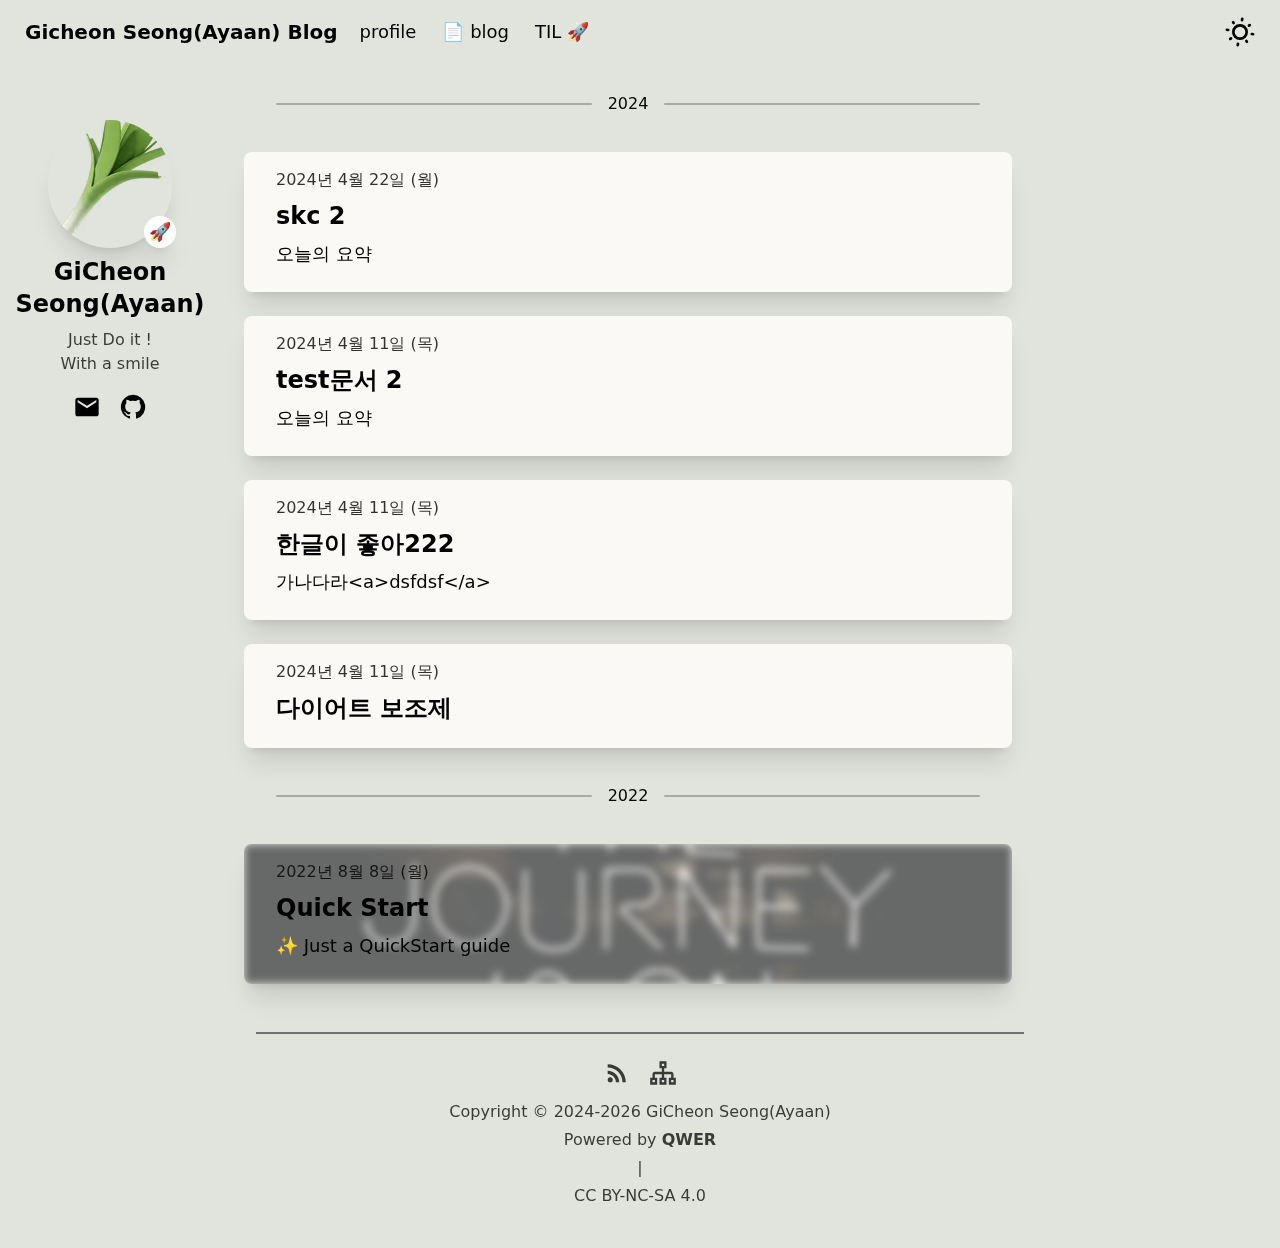
<file: index.html>
<!doctype html>
<html lang="ko-KR">
  <head prefix="og: https://ogp.me/ns#">
    
		<link href="./app/immutable/assets/0.BR-urMwS.css" rel="stylesheet">
		<link href="./app/immutable/assets/tippy.C1u7ebmf.css" rel="stylesheet">
		<link href="./app/immutable/assets/2.JkooxhN5.css" rel="stylesheet">
		<link rel="modulepreload" href="./app/immutable/entry/start.D-6p5urY.js">
		<link rel="modulepreload" href="./app/immutable/chunks/entry.ZjLCTal1.js">
		<link rel="modulepreload" href="./app/immutable/chunks/scheduler.ye4a-eJd.js">
		<link rel="modulepreload" href="./app/immutable/entry/app.z7Vh0ky3.js">
		<link rel="modulepreload" href="./app/immutable/chunks/index.BQjGaPDQ.js">
		<link rel="modulepreload" href="./app/immutable/nodes/0.Cg8bE4X7.js">
		<link rel="modulepreload" href="./app/immutable/chunks/tippy.Dn5PRaFt.js">
		<link rel="modulepreload" href="./app/immutable/chunks/i18n-svelte.BQPvfI9C.js">
		<link rel="modulepreload" href="./app/immutable/chunks/timeFormat.0zKKivtY.js">
		<link rel="modulepreload" href="./app/immutable/nodes/2.CRDfx_43.js">
		<link rel="modulepreload" href="./app/immutable/chunks/image_banner.tDH9lWv7.js"><title>Gicheon Seong(Ayaan) Blog</title><!-- HEAD_svelte-9h96n9_START --><script data-svelte-h="svelte-h8hw57">partytown = {
      forward: ['plausible', 'dataLayer.push'],
    };
  </script><script data-svelte-h="svelte-1gy71t2"></script><!-- HEAD_svelte-9h96n9_END --><!-- HEAD_svelte-hgrkjd_START --><meta charset="utf-8"><meta name="viewport" content="width=device-width, initial-scale=1"><meta name="theme-color" media="(prefers-color-scheme: dark)" content="black"><meta name="author" content="GiCheon Seong(Ayaan)"><link rel="apple-touch-icon" href="/app/immutable/assets/avatar.DarFfNRx.png" sizes="192x192" type="image/png"><link rel="shortcut icon" href="/favicon.png" type="image/png"><meta name="generator" content="gh:kwchang0831/svelte-QWER"><link rel="manifest" crossorigin="use-credentials" href="/manifest.webmanifest"><link rel="alternate" type="application/feed+json" href="/feed.json"><link rel="alternate" type="application/atom+xml" href="/atom.xml"><link rel="sitemap" type="application/xml" href="/sitemap.xml"><link rel="stylesheet" href="https://cdnjs.cloudflare.com/ajax/libs/font-awesome/6.1.1/css/all.min.css" integrity="sha512-KfkfwYDsLkIlwQp6LFnl8zNdLGxu9YAA1QvwINks4PhcElQSvqcyVLLD9aMhXd13uQjoXtEKNosOWaZqXgel0g==" crossorigin="anonymous" referrerpolicy="no-referrer"><link rel="me" href="https://github.com/kichunsung"><!-- HTML_TAG_START --><script type="text/partytown" src="https://www.googletagmanager.com/gtag/js?id=GTM-M73KZ297"></script><!-- HTML_TAG_END --><!-- HTML_TAG_START --><script type="text/partytown">
            window.dataLayer = window.dataLayer || [];
            function gtag(){dataLayer.push(arguments);}
            gtag('js', new Date());
            gtag('config', 'GTM-M73KZ297');
          </script><!-- HTML_TAG_END --><!-- HEAD_svelte-hgrkjd_END --><!-- HEAD_svelte-nc3rjc_START --><meta name="description" content="🚀 My Life History"><link rel="canonical" href="https://kichunsung.github.io"><meta property="og:site_name" content="Gicheon Seong(Ayaan) Blog"><meta property="og:locale" content="ko-KR"><meta property="og:type" content="website"><meta property="og:title" content="Gicheon Seong(Ayaan) Blog"><meta name="twitter:title" content="Gicheon Seong(Ayaan) Blog"><meta property="og:description" content="🚀 My Life History"><meta name="twitter:description" content="🚀 My Life History"><meta property="og:url" content="https://kichunsung.github.io"><meta property="twitter:url" content="https://kichunsung.github.io"><meta property="og:image" content="https://kichunsung.github.io/app/immutable/assets/qwer.BCtDIkpy.webp"><meta name="twitter:image" content="https://kichunsung.github.io/app/immutable/assets/qwer.BCtDIkpy.webp"><meta name="twitter:card" content="summary_large_image"><!-- HEAD_svelte-nc3rjc_END -->
  </head>
  <body itemscope itemtype="https://schema.org/WebPage" data-sveltekit-prefetch>
    <script>
      const themeLocalStorageKey = 'theme';
      if (
        !!localStorage.getItem(themeLocalStorageKey)
          ? localStorage.getItem(themeLocalStorageKey) === 'dark'
          : window.matchMedia('(prefers-color-scheme: dark)').matches
      ) {
        document.body.classList.add('dark');
      } else {
        document.body.classList.add('light');
      }
    </script>
    <div style="display: contents">     <header id="header" class="fixed w-screen ease-in-out z-40 svelte-1p9uh9h" aria-label="Header Nav"><nav id="header-nav" class="py-2 px-4 min-h-4rem max-h-16"><div class="flex items-center justify-items-center"><div class="lg:hidden rounded-lg btn btn-ghost !p0"><div role="button" tabindex="0" class="relative cursor-pointer text-sm p2  svelte-13ooy25"><button aria-label="nav menu" class="flex items-center" data-svelte-h="svelte-s2arsp"><div class="i-mdi-hamburger-menu !w-[1.5rem] !h-[1.5rem]"></div></button> </div></div> <a href="/" class="text-xl font-semibold normal-case btn btn-ghost">Gicheon Seong(Ayaan) Blog</a> <div class="hidden lg:flex"><div role="button" tabindex="0" class="relative cursor-pointer text-lg px3 py2 btn btn-ghost  svelte-13ooy25"> <a href="/profile" class="flex items-center cursor-pointer gap-2">profile </a>  </div><div role="button" tabindex="0" class="relative cursor-pointer text-lg px3 py2 btn btn-ghost  svelte-13ooy25"> <a href="https://kichunsung.github.io/" rel="external" class="flex items-center cursor-pointer gap-2">📄 blog </a>  </div><div role="button" tabindex="0" class="relative cursor-pointer text-lg px3 py2 btn btn-ghost  svelte-13ooy25"> <a href="/TIL" class="flex items-center cursor-pointer gap-2">TIL 🚀 </a>  </div></div> <div class="ml-auto flex"><button id="search" aria-label="search" tabindex="0" class="mx2 btn active:translate-y-2 duration-600 ease-out group flex items-center gap2 md:border-1 md:border-black/[0.25] md:dark:border-white/[0.25]"><div class="!w7 !h7 i-carbon-search group-hover:transition-transform group-hover:duration-300 group-hover:scale-120 group-hover:ease-in-out"></div> <label for="#search" class="hidden md:inline-block"><span class="mx2">Search</span> <kbd class="svelte-1p9uh9h" data-svelte-h="svelte-js0sz3">/</kbd></label></button> <button aria-label="Tags" class="btn active:translate-y-2 duration-600 ease-out group hidden xl:inline-block"><div class="!w7 !h7 group-hover:transition-transform group-hover:duration-300 group-hover:scale-120 group-hover:ease-in-out  i-mdi-tag"></div></button> <button aria-label="Tags" class="btn active:translate-y-2 duration-600 ease-out group xl:hidden"><div class="!w7 !h7 group-hover:transition-transform group-hover:duration-300 group-hover:scale-120 group-hover:ease-in-out  i-mdi-tag"></div></button> <button aria-label="Dark Mode Switch" class="btn active:translate-y-2 duration-600 ease-out group" data-svelte-h="svelte-13pjxf5"><div class="!w8 !h8 i-line-md-sunny-outline-loop dark:i-line-md-moon group-hover:transition-transform group-hover:duration-300 group-hover:scale-120 group-hover:ease-in-out"></div></button></div></div></nav></header>   <div class="pt-[4rem] min-h-75vh"> <div itemscope itemtype="https://schema.org/Blog" itemprop="blog" class="flex flex-nowrap justify-center flex-col items-center xl:hidden"><div class="max-w-screen-md flex-1 relative ml6"><section id="index-profile" class="h-card p-author rounded-2xl py10 px12 my4 flex flex-col gap2 items-center text-center svelte-ieqehl"><a href="https://kichunsung.github.io" class="hidden u-url u-uid">Gicheon Seong(Ayaan) Blog</a> <p class="hidden u-email">skc8957@gmail.com</p> <div class="relative group"><figure class="avatar select-none svelte-j9opb1"><div class="i-line-md-github-loop !h-32 !w-32"></div> </figure> <div id="status-tip" role="tooltip" data-tippy-content="<a href=&quot;https://github.com/kichunsung&quot; rel=&quot;external&quot; style=&quot;color:#0F0&quot; onMouseOver=&quot;this.style.color='#0FF'&quot; onMouseOut=&quot;this.style.color='#0F0'&quot; >My Life</a> is Awesome !" class="absolute rounded-full w-8 h-8 bottom-0 left-24 shadow-xl text-lg flex justify-center items-center animate-heart-beat svelte-ieqehl">🚀</div></div> <h1 class="p-name text-2xl font-bold">GiCheon Seong(Ayaan)</h1> <p class="p-note text-base op75"><!-- HTML_TAG_START -->Just Do it ! <br/> With a smile<!-- HTML_TAG_END --></p> <div class="flex"><a href="mailto:skc8957@gmail.com" rel="author external" class="btn btn-ghost" aria-label="Email" data-svelte-h="svelte-lspt8d"><div class="!w-[1.75rem] !h-[1.75rem] i-ic-baseline-mail"></div></a> <a href="https://github.com/kichunsung" rel="author external" class="u-url u-uid btn btn-ghost" aria-label="Github" data-svelte-h="svelte-eaqo99"><div class="!w-[1.75rem] !h-[1.75rem] i-carbon-logo-github"></div></a> </div> </section></div> <div class="h-feed min-h-50vh flex-none w-full"><main id="index-posts" class="flex flex-col items-center py4 gap6  svelte-1gvkyqr" itemscope itemprop="mainEntityOfPage" itemtype="https://schema.org/Blog"><div class="h-[20rem] flex flex-col items-center justify-center gap4"><h2 class="text-3xl">Loading Posts...</h2> <div class="i-line-md-loading-twotone-loop !h-16 !w-16"></div></div> </main></div></div> <div itemscope itemtype="https://schema.org/Blog" itemprop="blog" class="flex-nowrap justify-center flex-col items-center hidden xl:flex xl:flex-row xl:items-stretch"><div class="min-w-12rem max-w-screen-md flex-1 relative"><section id="index-profile" class="h-card p-author rounded-2xl py10 px12 my4 flex flex-col gap2 ml-auto max-w-fit justify-end items-center text-center xl:sticky xl:top-[4rem] xl:min-w-[10rem] svelte-ieqehl"><a href="https://kichunsung.github.io" class="hidden u-url u-uid">Gicheon Seong(Ayaan) Blog</a> <p class="hidden u-email">skc8957@gmail.com</p> <div class="relative group"><figure class="avatar select-none svelte-j9opb1"><div class="i-line-md-github-loop !h-32 !w-32"></div> </figure> <div id="status-tip" role="tooltip" data-tippy-content="<a href=&quot;https://github.com/kichunsung&quot; rel=&quot;external&quot; style=&quot;color:#0F0&quot; onMouseOver=&quot;this.style.color='#0FF'&quot; onMouseOut=&quot;this.style.color='#0F0'&quot; >My Life</a> is Awesome !" class="absolute rounded-full w-8 h-8 bottom-0 left-24 shadow-xl text-lg flex justify-center items-center animate-heart-beat svelte-ieqehl">🚀</div></div> <h1 class="p-name text-2xl font-bold">GiCheon Seong(Ayaan)</h1> <p class="p-note text-base op75"><!-- HTML_TAG_START -->Just Do it ! <br/> With a smile<!-- HTML_TAG_END --></p> <div class="flex"><a href="mailto:skc8957@gmail.com" rel="author external" class="btn btn-ghost" aria-label="Email" data-svelte-h="svelte-lspt8d"><div class="!w-[1.75rem] !h-[1.75rem] i-ic-baseline-mail"></div></a> <a href="https://github.com/kichunsung" rel="author external" class="u-url u-uid btn btn-ghost" aria-label="Github" data-svelte-h="svelte-eaqo99"><div class="!w-[1.75rem] !h-[1.75rem] i-carbon-logo-github"></div></a> </div> </section></div> <div class="h-feed min-h-50vh flex-none w-full md:rounded-2xl md:w-[50rem] md:mx2"><main id="index-posts" class="flex flex-col items-center py4 gap6  svelte-1gvkyqr" itemscope itemprop="mainEntityOfPage" itemtype="https://schema.org/Blog"><div class="h-[20rem] flex flex-col items-center justify-center gap4"><h2 class="text-3xl">Loading Posts...</h2> <div class="i-line-md-loading-twotone-loop !h-16 !w-16"></div></div> </main></div> <div class="min-w-12rem max-w-screen-md flex-1 relative mr6"></div></div></div>  
			
			<script>
				{
					__sveltekit_u8unh2 = {
						base: new URL(".", location).pathname.slice(0, -1)
					};

					const element = document.currentScript.parentElement;

					const data = [null,null];

					Promise.all([
						import("./app/immutable/entry/start.D-6p5urY.js"),
						import("./app/immutable/entry/app.z7Vh0ky3.js")
					]).then(([kit, app]) => {
						kit.start(app, element, {
							node_ids: [0, 2],
							data,
							form: null,
							error: null
						});
					});

					if ('serviceWorker' in navigator) {
						addEventListener('load', function () {
							navigator.serviceWorker.register('./service-worker.js');
						});
					}
				}
			</script>
		</div>
  </body>
</html>
</file>
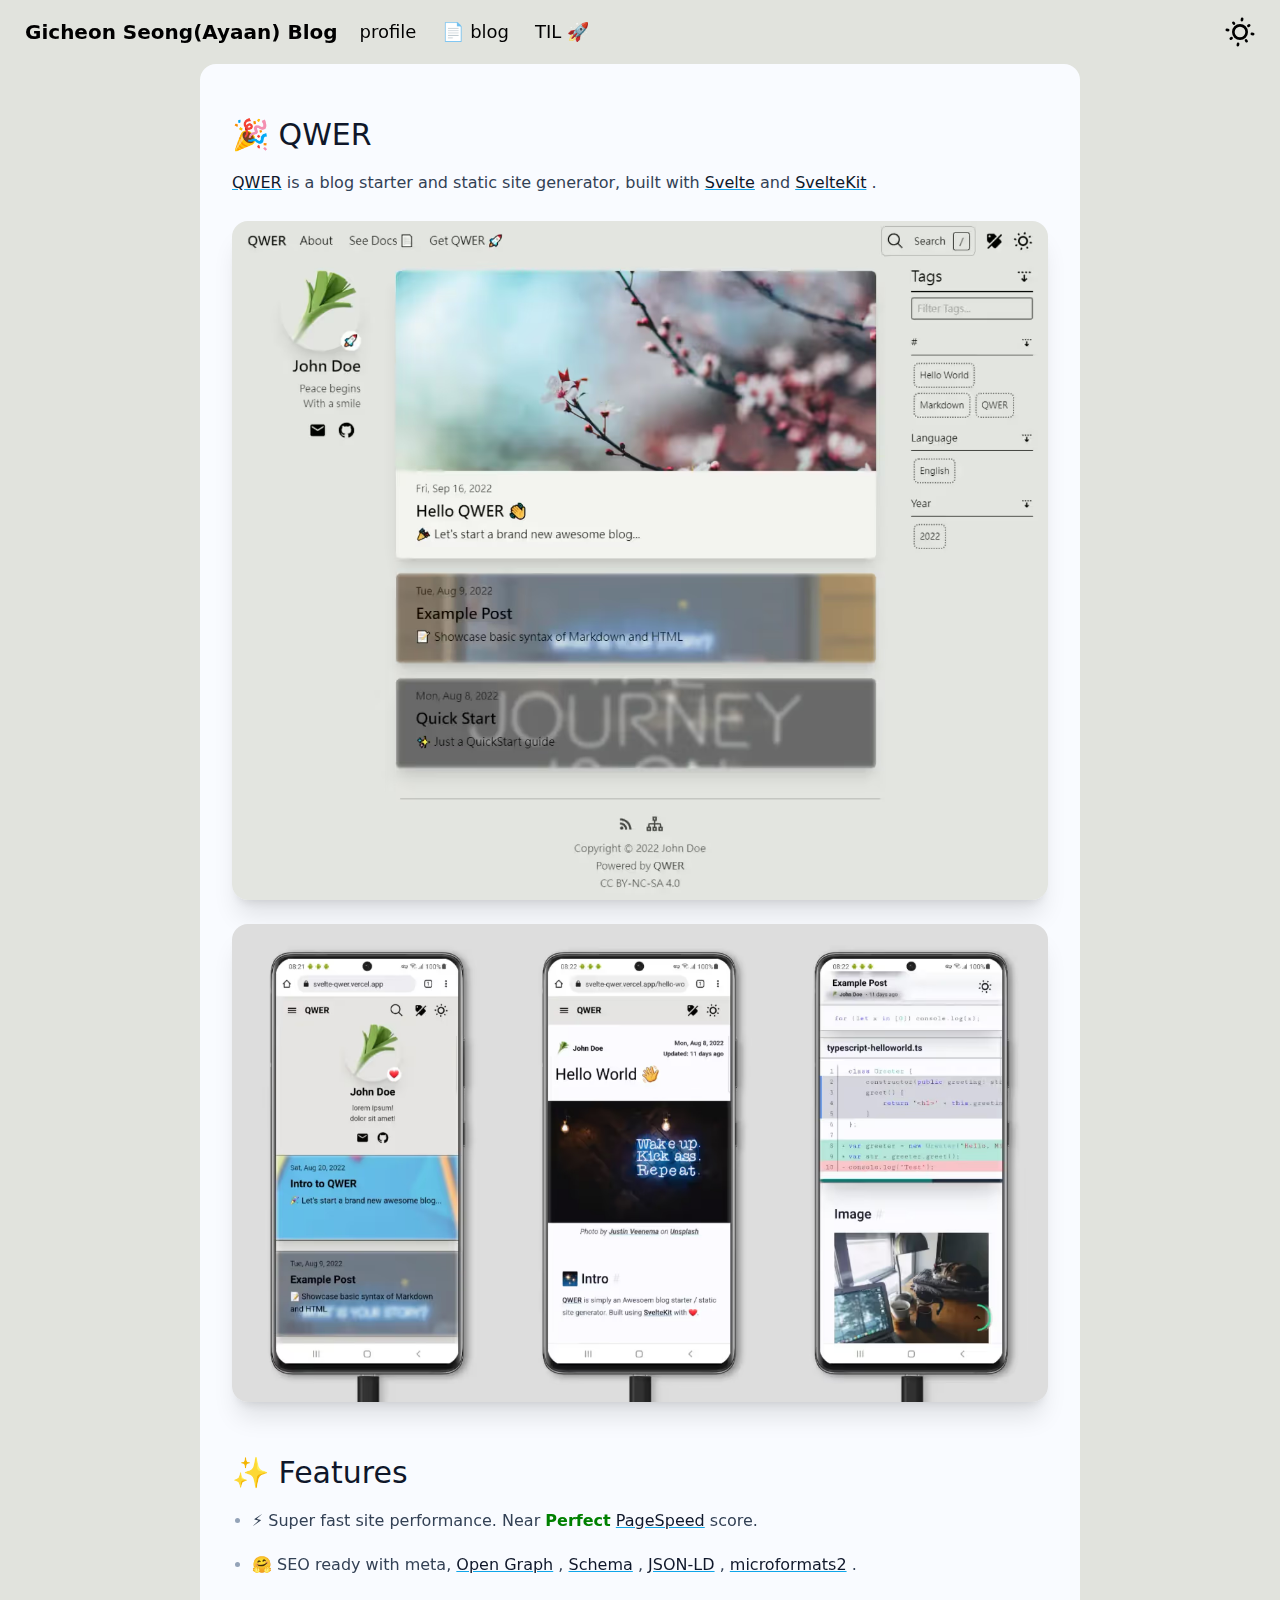
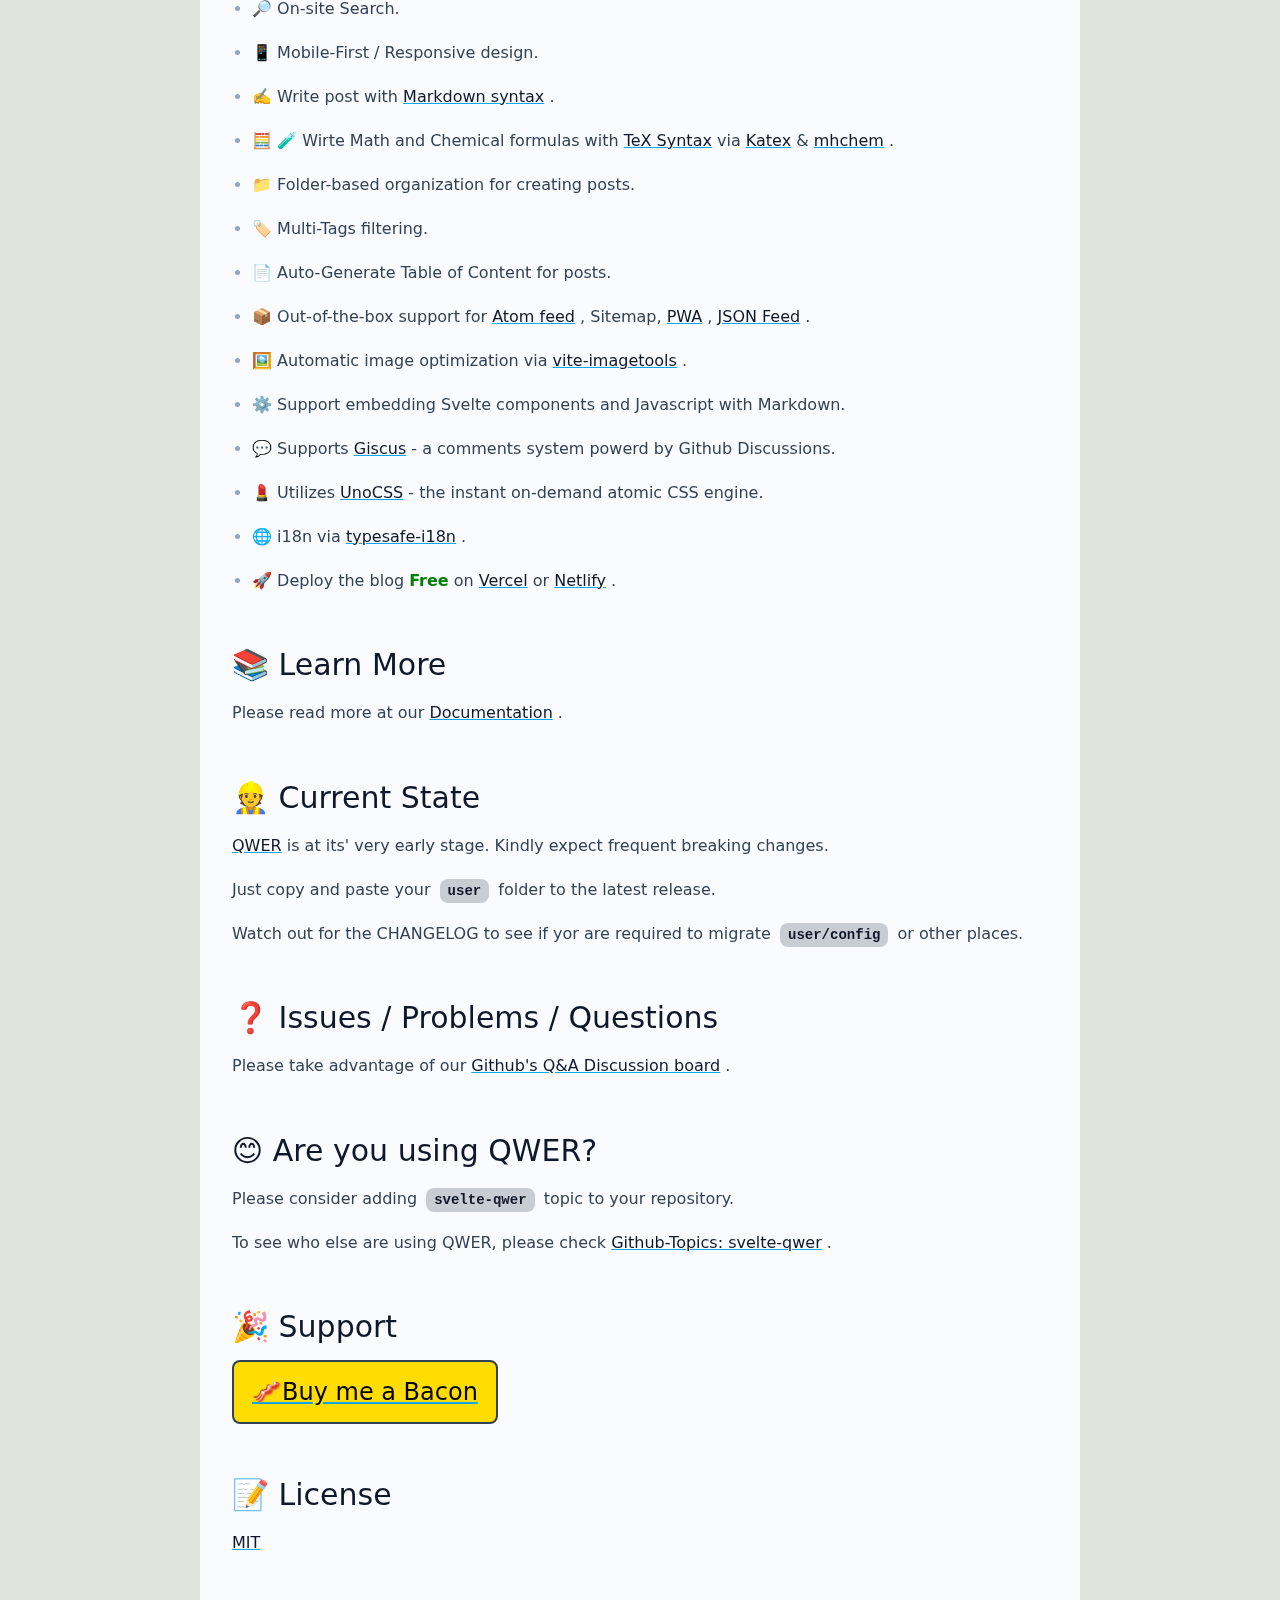
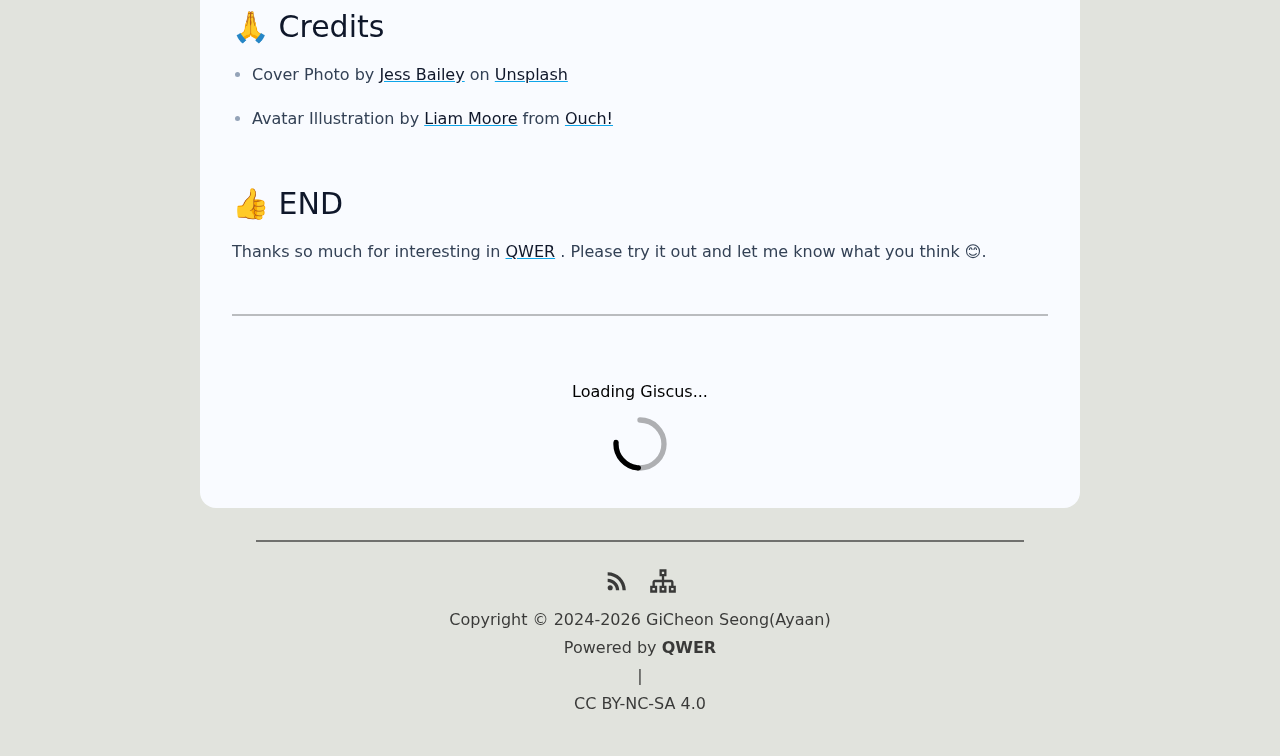
<file: profile.html>
<!doctype html>
<html lang="ko-KR">
  <head prefix="og: https://ogp.me/ns#">
    
		<link href="./app/immutable/assets/0.BR-urMwS.css" rel="stylesheet">
		<link href="./app/immutable/assets/tippy.C1u7ebmf.css" rel="stylesheet">
		<link href="./app/immutable/assets/post.CvaeYOlz.css" rel="stylesheet">
		<link rel="modulepreload" href="./app/immutable/entry/start.D-6p5urY.js">
		<link rel="modulepreload" href="./app/immutable/chunks/entry.ZjLCTal1.js">
		<link rel="modulepreload" href="./app/immutable/chunks/scheduler.ye4a-eJd.js">
		<link rel="modulepreload" href="./app/immutable/entry/app.z7Vh0ky3.js">
		<link rel="modulepreload" href="./app/immutable/chunks/index.BQjGaPDQ.js">
		<link rel="modulepreload" href="./app/immutable/nodes/0.Cg8bE4X7.js">
		<link rel="modulepreload" href="./app/immutable/chunks/tippy.Dn5PRaFt.js">
		<link rel="modulepreload" href="./app/immutable/chunks/i18n-svelte.BQPvfI9C.js">
		<link rel="modulepreload" href="./app/immutable/chunks/timeFormat.0zKKivtY.js">
		<link rel="modulepreload" href="./app/immutable/nodes/4.ChipDmd7.js">
		<link rel="modulepreload" href="./app/immutable/chunks/post.D47CQiaN.js">
		<link rel="modulepreload" href="./app/immutable/chunks/image_banner.tDH9lWv7.js"><title>About QWER | Gicheon Seong(Ayaan) Blog</title><!-- HEAD_svelte-9h96n9_START --><script data-svelte-h="svelte-h8hw57">partytown = {
      forward: ['plausible', 'dataLayer.push'],
    };
  </script><script data-svelte-h="svelte-1gy71t2"></script><!-- HEAD_svelte-9h96n9_END --><!-- HEAD_svelte-hgrkjd_START --><meta charset="utf-8"><meta name="viewport" content="width=device-width, initial-scale=1"><meta name="theme-color" media="(prefers-color-scheme: dark)" content="black"><meta name="author" content="GiCheon Seong(Ayaan)"><link rel="apple-touch-icon" href="/app/immutable/assets/avatar.DarFfNRx.png" sizes="192x192" type="image/png"><link rel="shortcut icon" href="/favicon.png" type="image/png"><meta name="generator" content="gh:kwchang0831/svelte-QWER"><link rel="manifest" crossorigin="use-credentials" href="/manifest.webmanifest"><link rel="alternate" type="application/feed+json" href="/feed.json"><link rel="alternate" type="application/atom+xml" href="/atom.xml"><link rel="sitemap" type="application/xml" href="/sitemap.xml"><link rel="stylesheet" href="https://cdnjs.cloudflare.com/ajax/libs/font-awesome/6.1.1/css/all.min.css" integrity="sha512-KfkfwYDsLkIlwQp6LFnl8zNdLGxu9YAA1QvwINks4PhcElQSvqcyVLLD9aMhXd13uQjoXtEKNosOWaZqXgel0g==" crossorigin="anonymous" referrerpolicy="no-referrer"><link rel="me" href="https://github.com/kichunsung"><!-- HTML_TAG_START --><script type="text/partytown" src="https://www.googletagmanager.com/gtag/js?id=GTM-M73KZ297"></script><!-- HTML_TAG_END --><!-- HTML_TAG_START --><script type="text/partytown">
            window.dataLayer = window.dataLayer || [];
            function gtag(){dataLayer.push(arguments);}
            gtag('js', new Date());
            gtag('config', 'GTM-M73KZ297');
          </script><!-- HTML_TAG_END --><!-- HEAD_svelte-hgrkjd_END --><!-- HEAD_svelte-119wkwd_START --><meta name="description" content="Information about QWER - Simply Awesome Blog Starter. Built using SvelteKit and Love."><link rel="canonical" href="https://kichunsung.github.io/profile"><meta property="og:site_name" content="Gicheon Seong(Ayaan) Blog"><meta property="og:locale" content="ko-KR"><meta property="og:type" content="article"><meta property="og:title" content="About QWER"><meta name="twitter:title" content="https://kichunsung.github.io/profile"><meta property="og:description" content="Information about QWER - Simply Awesome Blog Starter. Built using SvelteKit and Love."><meta name="twitter:description" content="Information about QWER - Simply Awesome Blog Starter. Built using SvelteKit and Love."><meta property="og:url" content="https://kichunsung.github.io/profile"><meta property="twitter:url" content="https://kichunsung.github.io/profile"><meta property="article:author" content="GiCheon Seong(Ayaan)"><meta property="article:published_time" content="2022-08-20T00:00:00.000+08:00"><meta property="article:modified_time" content="2022-09-16T12:00:00.000+08:00"><meta name="twitter:card" content="summary_large_image"><meta property="og:image" content="https://kichunsung.github.io/app/immutable/assets/qwer.BCtDIkpy.webp"> <meta property="og:image:width" content="undefined"> <meta property="og:image:height" content="undefined"> <meta name="twitter:image" content="https://kichunsung.github.io/app/immutable/assets/qwer.BCtDIkpy.webp"><!-- HTML_TAG_START --><script type="application/ld+json">{"@context":"https://schema.org","@type":"BlogPosting","headline":"About QWER","image":["https://kichunsung.github.io/app/immutable/assets/qwer.BCtDIkpy.webp"],"datePublished":"2022-08-20T00:00:00.000+08:00","dateModified":"2022-09-16T12:00:00.000+08:00","author":[{"@type":"Person","name":"GiCheon Seong(Ayaan)","url":"https://github.com/kichunsung"}]}</script><!-- HTML_TAG_END --><!-- HEAD_svelte-119wkwd_END -->
  </head>
  <body itemscope itemtype="https://schema.org/WebPage" data-sveltekit-prefetch>
    <script>
      const themeLocalStorageKey = 'theme';
      if (
        !!localStorage.getItem(themeLocalStorageKey)
          ? localStorage.getItem(themeLocalStorageKey) === 'dark'
          : window.matchMedia('(prefers-color-scheme: dark)').matches
      ) {
        document.body.classList.add('dark');
      } else {
        document.body.classList.add('light');
      }
    </script>
    <div style="display: contents">     <header id="header" class="fixed w-screen ease-in-out z-40 svelte-1p9uh9h" aria-label="Header Nav"><nav id="header-nav" class="py-2 px-4 min-h-4rem max-h-16"><div class="flex items-center justify-items-center"><div class="lg:hidden rounded-lg btn btn-ghost !p0"><div role="button" tabindex="0" class="relative cursor-pointer text-sm p2  svelte-13ooy25"><button aria-label="nav menu" class="flex items-center" data-svelte-h="svelte-s2arsp"><div class="i-mdi-hamburger-menu !w-[1.5rem] !h-[1.5rem]"></div></button> </div></div> <a href="/" class="text-xl font-semibold normal-case btn btn-ghost">Gicheon Seong(Ayaan) Blog</a> <div class="hidden lg:flex"><div role="button" tabindex="0" class="relative cursor-pointer text-lg px3 py2 btn btn-ghost  svelte-13ooy25"> <a href="/profile" class="flex items-center cursor-pointer gap-2">profile </a>  </div><div role="button" tabindex="0" class="relative cursor-pointer text-lg px3 py2 btn btn-ghost  svelte-13ooy25"> <a href="https://kichunsung.github.io/" rel="external" class="flex items-center cursor-pointer gap-2">📄 blog </a>  </div><div role="button" tabindex="0" class="relative cursor-pointer text-lg px3 py2 btn btn-ghost  svelte-13ooy25"> <a href="/TIL" class="flex items-center cursor-pointer gap-2">TIL 🚀 </a>  </div></div> <div class="ml-auto flex">  <button aria-label="Dark Mode Switch" class="btn active:translate-y-2 duration-600 ease-out group" data-svelte-h="svelte-13pjxf5"><div class="!w8 !h8 i-line-md-sunny-outline-loop dark:i-line-md-moon group-hover:transition-transform group-hover:duration-300 group-hover:scale-120 group-hover:ease-in-out"></div></button></div></div></nav></header>   <div class="pt-[4rem] min-h-75vh">   <main class="flex flex-nowrap justify-center"><div class="max-w-screen-md flex-1"></div> <article id="post" itemscope itemtype="https://schema.org/BlogPosting" itemprop="blogPost" class="h-entry flex-none flex flex-col max-w-[55rem] w-full xl:rounded-t-2xl svelte-111wrjd"><div class="h-[20rem] flex flex-col items-center justify-center gap4"><h2 class="text-3xl">Loading Post...</h2> <div class="i-line-md-loading-twotone-loop !h-16 !w-16"></div></div></article> <div class="max-w-screen-md flex-1 relative"> <aside aria-label="Table Of Content" class="sticky top-[4rem] hidden xl:block pb8"><div role="button" tabindex="0" class="flex-col"><span role="button" tabindex="0" class="text-2xl font-bold px4 py2 text-center cursor-pointer">Table of Content</span> <div role="button" tabindex="0" class=""><div class="i-bxs-chevrons-up w6 h6 m-auto op0"></div></div> <ul id="post-toc" class="my2 text-base font-semibold flex flex-col max-h-60vh cursor-grab overflow-hidden"><li id="#qwer"><div role="button" tabindex="0" data-toc-link class="z1 group flex items-center gap2 py2 border-transparent svelte-19vg5wt pl4"><span class="!w-[1.25rem] !h-[1.25rem] i-akar-icons-circle inline-block shrink-0"></span> <span class=" cursor-pointer select-none text-black/[0.6] group-hover:text-black dark:text-white/[0.6] dark:group-hover:text-white !dark:group-active:text-black"><!-- HTML_TAG_START -->🎉 QWER<!-- HTML_TAG_END --></span></div>  </li><li id="#features"><div role="button" tabindex="0" data-toc-link class="z1 group flex items-center gap2 py2 border-transparent svelte-19vg5wt pl4"><span class="!w-[1.25rem] !h-[1.25rem] i-akar-icons-circle inline-block shrink-0"></span> <span class=" cursor-pointer select-none text-black/[0.6] group-hover:text-black dark:text-white/[0.6] dark:group-hover:text-white !dark:group-active:text-black"><!-- HTML_TAG_START -->✨ Features<!-- HTML_TAG_END --></span></div>  </li><li id="#learn-more"><div role="button" tabindex="0" data-toc-link class="z1 group flex items-center gap2 py2 border-transparent svelte-19vg5wt pl4"><span class="!w-[1.25rem] !h-[1.25rem] i-akar-icons-circle inline-block shrink-0"></span> <span class=" cursor-pointer select-none text-black/[0.6] group-hover:text-black dark:text-white/[0.6] dark:group-hover:text-white !dark:group-active:text-black"><!-- HTML_TAG_START -->📚 Learn More<!-- HTML_TAG_END --></span></div>  </li><li id="#current-state"><div role="button" tabindex="0" data-toc-link class="z1 group flex items-center gap2 py2 border-transparent svelte-19vg5wt pl4"><span class="!w-[1.25rem] !h-[1.25rem] i-akar-icons-circle inline-block shrink-0"></span> <span class=" cursor-pointer select-none text-black/[0.6] group-hover:text-black dark:text-white/[0.6] dark:group-hover:text-white !dark:group-active:text-black"><!-- HTML_TAG_START -->👷 Current State<!-- HTML_TAG_END --></span></div>  </li><li id="#issues-problems-questions"><div role="button" tabindex="0" data-toc-link class="z1 group flex items-center gap2 py2 border-transparent svelte-19vg5wt pl4"><span class="!w-[1.25rem] !h-[1.25rem] i-akar-icons-circle inline-block shrink-0"></span> <span class=" cursor-pointer select-none text-black/[0.6] group-hover:text-black dark:text-white/[0.6] dark:group-hover:text-white !dark:group-active:text-black"><!-- HTML_TAG_START -->❓ Issues / Problems / Questions<!-- HTML_TAG_END --></span></div>  </li><li id="#are-you-using-qwer"><div role="button" tabindex="0" data-toc-link class="z1 group flex items-center gap2 py2 border-transparent svelte-19vg5wt pl4"><span class="!w-[1.25rem] !h-[1.25rem] i-akar-icons-circle inline-block shrink-0"></span> <span class=" cursor-pointer select-none text-black/[0.6] group-hover:text-black dark:text-white/[0.6] dark:group-hover:text-white !dark:group-active:text-black"><!-- HTML_TAG_START -->😊 Are you using QWER?<!-- HTML_TAG_END --></span></div>  </li><li id="#support"><div role="button" tabindex="0" data-toc-link class="z1 group flex items-center gap2 py2 border-transparent svelte-19vg5wt pl4"><span class="!w-[1.25rem] !h-[1.25rem] i-akar-icons-circle inline-block shrink-0"></span> <span class=" cursor-pointer select-none text-black/[0.6] group-hover:text-black dark:text-white/[0.6] dark:group-hover:text-white !dark:group-active:text-black"><!-- HTML_TAG_START -->🎉 Support<!-- HTML_TAG_END --></span></div>  </li><li id="#license"><div role="button" tabindex="0" data-toc-link class="z1 group flex items-center gap2 py2 border-transparent svelte-19vg5wt pl4"><span class="!w-[1.25rem] !h-[1.25rem] i-akar-icons-circle inline-block shrink-0"></span> <span class=" cursor-pointer select-none text-black/[0.6] group-hover:text-black dark:text-white/[0.6] dark:group-hover:text-white !dark:group-active:text-black"><!-- HTML_TAG_START -->📝 License<!-- HTML_TAG_END --></span></div>  </li><li id="#credits"><div role="button" tabindex="0" data-toc-link class="z1 group flex items-center gap2 py2 border-transparent svelte-19vg5wt pl4"><span class="!w-[1.25rem] !h-[1.25rem] i-akar-icons-circle inline-block shrink-0"></span> <span class=" cursor-pointer select-none text-black/[0.6] group-hover:text-black dark:text-white/[0.6] dark:group-hover:text-white !dark:group-active:text-black"><!-- HTML_TAG_START -->🙏 Credits<!-- HTML_TAG_END --></span></div>  </li><li id="#end"><div role="button" tabindex="0" data-toc-link class="z1 group flex items-center gap2 py2 border-transparent svelte-19vg5wt pl4"><span class="!w-[1.25rem] !h-[1.25rem] i-akar-icons-circle inline-block shrink-0"></span> <span class=" cursor-pointer select-none text-black/[0.6] group-hover:text-black dark:text-white/[0.6] dark:group-hover:text-white !dark:group-active:text-black"><!-- HTML_TAG_START -->👍 END<!-- HTML_TAG_END --></span></div>  </li></ul> <div role="button" tabindex="0" class=""><div class="i-bxs-chevrons-down w6 h6 m-auto op0"></div></div></div></aside></div></main> </div>  
			
			<script>
				{
					__sveltekit_u8unh2 = {
						base: new URL(".", location).pathname.slice(0, -1)
					};

					const element = document.currentScript.parentElement;

					const data = [null,null];

					Promise.all([
						import("./app/immutable/entry/start.D-6p5urY.js"),
						import("./app/immutable/entry/app.z7Vh0ky3.js")
					]).then(([kit, app]) => {
						kit.start(app, element, {
							node_ids: [0, 4],
							data,
							form: null,
							error: null
						});
					});

					if ('serviceWorker' in navigator) {
						addEventListener('load', function () {
							navigator.serviceWorker.register('./service-worker.js');
						});
					}
				}
			</script>
		</div>
  </body>
</html>
</file>
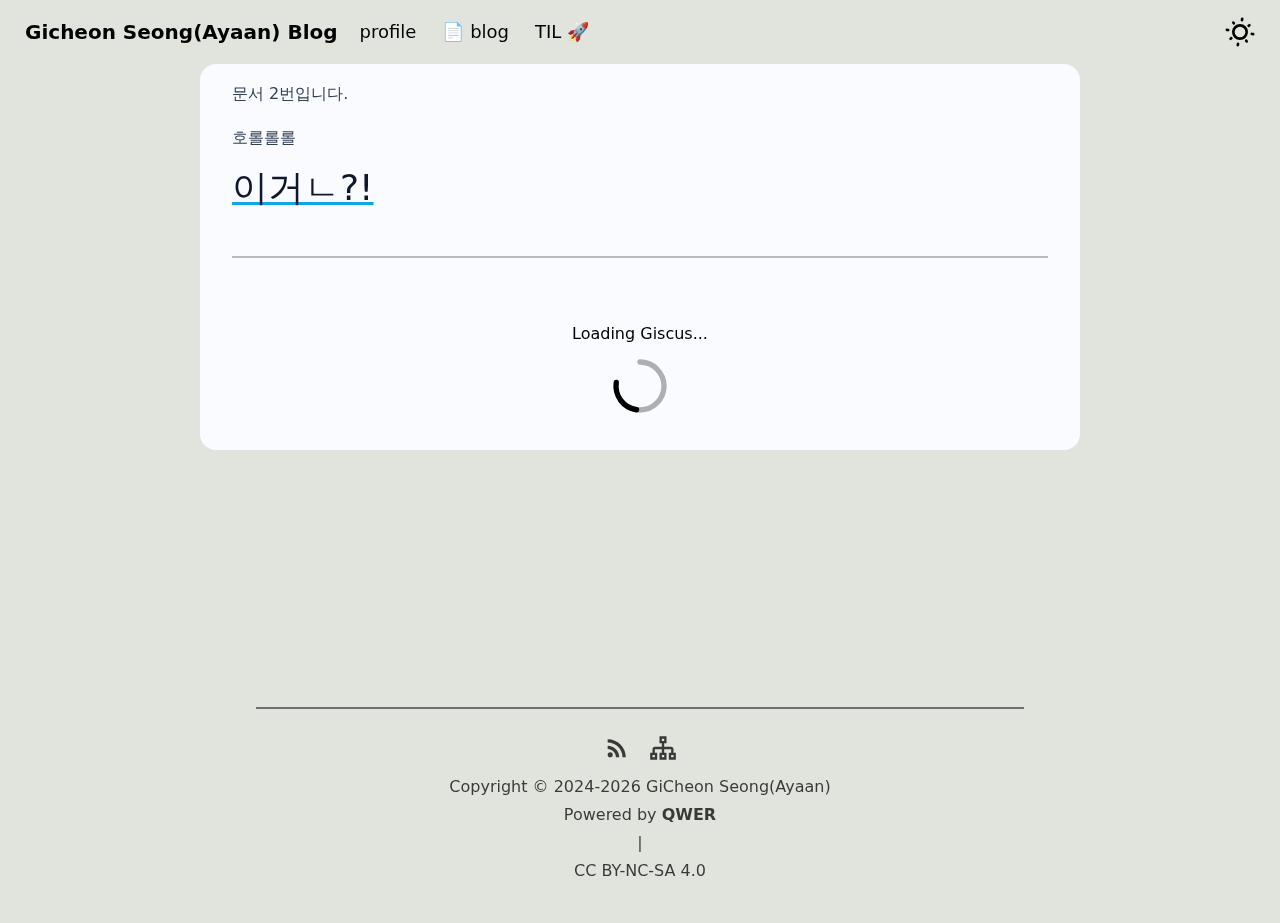
<file: skc.html>
<!doctype html>
<html lang="ko-KR">
  <head prefix="og: https://ogp.me/ns#">
    
		<link href="./app/immutable/assets/0.BR-urMwS.css" rel="stylesheet">
		<link href="./app/immutable/assets/tippy.C1u7ebmf.css" rel="stylesheet">
		<link href="./app/immutable/assets/post.CvaeYOlz.css" rel="stylesheet">
		<link rel="modulepreload" href="./app/immutable/entry/start.D-6p5urY.js">
		<link rel="modulepreload" href="./app/immutable/chunks/entry.ZjLCTal1.js">
		<link rel="modulepreload" href="./app/immutable/chunks/scheduler.ye4a-eJd.js">
		<link rel="modulepreload" href="./app/immutable/entry/app.z7Vh0ky3.js">
		<link rel="modulepreload" href="./app/immutable/chunks/index.BQjGaPDQ.js">
		<link rel="modulepreload" href="./app/immutable/nodes/0.Cg8bE4X7.js">
		<link rel="modulepreload" href="./app/immutable/chunks/tippy.Dn5PRaFt.js">
		<link rel="modulepreload" href="./app/immutable/chunks/i18n-svelte.BQPvfI9C.js">
		<link rel="modulepreload" href="./app/immutable/chunks/timeFormat.0zKKivtY.js">
		<link rel="modulepreload" href="./app/immutable/nodes/5.BesiJBW_.js">
		<link rel="modulepreload" href="./app/immutable/chunks/post.D47CQiaN.js">
		<link rel="modulepreload" href="./app/immutable/chunks/image_banner.tDH9lWv7.js"><title>skc 2 | Gicheon Seong(Ayaan) Blog</title><!-- HEAD_svelte-9h96n9_START --><script data-svelte-h="svelte-h8hw57">partytown = {
      forward: ['plausible', 'dataLayer.push'],
    };
  </script><script data-svelte-h="svelte-1gy71t2"></script><!-- HEAD_svelte-9h96n9_END --><!-- HEAD_svelte-hgrkjd_START --><meta charset="utf-8"><meta name="viewport" content="width=device-width, initial-scale=1"><meta name="theme-color" media="(prefers-color-scheme: dark)" content="black"><meta name="author" content="GiCheon Seong(Ayaan)"><link rel="apple-touch-icon" href="/app/immutable/assets/avatar.DarFfNRx.png" sizes="192x192" type="image/png"><link rel="shortcut icon" href="/favicon.png" type="image/png"><meta name="generator" content="gh:kwchang0831/svelte-QWER"><link rel="manifest" crossorigin="use-credentials" href="/manifest.webmanifest"><link rel="alternate" type="application/feed+json" href="/feed.json"><link rel="alternate" type="application/atom+xml" href="/atom.xml"><link rel="sitemap" type="application/xml" href="/sitemap.xml"><link rel="stylesheet" href="https://cdnjs.cloudflare.com/ajax/libs/font-awesome/6.1.1/css/all.min.css" integrity="sha512-KfkfwYDsLkIlwQp6LFnl8zNdLGxu9YAA1QvwINks4PhcElQSvqcyVLLD9aMhXd13uQjoXtEKNosOWaZqXgel0g==" crossorigin="anonymous" referrerpolicy="no-referrer"><link rel="me" href="https://github.com/kichunsung"><!-- HTML_TAG_START --><script type="text/partytown" src="https://www.googletagmanager.com/gtag/js?id=GTM-M73KZ297"></script><!-- HTML_TAG_END --><!-- HTML_TAG_START --><script type="text/partytown">
            window.dataLayer = window.dataLayer || [];
            function gtag(){dataLayer.push(arguments);}
            gtag('js', new Date());
            gtag('config', 'GTM-M73KZ297');
          </script><!-- HTML_TAG_END --><!-- HEAD_svelte-hgrkjd_END --><!-- HEAD_svelte-119wkwd_START --><meta name="description" content="두번째 테스트 문서"><link rel="canonical" href="https://kichunsung.github.io/skc"><meta property="og:site_name" content="Gicheon Seong(Ayaan) Blog"><meta property="og:locale" content="ko-KR"><meta property="og:type" content="article"><meta property="og:title" content="skc 2"><meta name="twitter:title" content="https://kichunsung.github.io/skc"><meta property="og:description" content="두번째 테스트 문서"><meta name="twitter:description" content="두번째 테스트 문서"><meta property="og:url" content="https://kichunsung.github.io/skc"><meta property="twitter:url" content="https://kichunsung.github.io/skc"><meta property="article:author" content="GiCheon Seong(Ayaan)"><meta property="article:published_time" content="2024-04-22T08:21:16.591Z"><meta property="article:modified_time" content="2024-04-22T08:21:31.573Z"><meta name="twitter:card" content="summary_large_image"><meta property="og:image" content="https://kichunsung.github.io/app/immutable/assets/qwer.BCtDIkpy.webp"> <meta name="twitter:image" content="https://kichunsung.github.io/app/immutable/assets/qwer.BCtDIkpy.webp"><!-- HTML_TAG_START --><script type="application/ld+json">{"@context":"https://schema.org","@type":"BlogPosting","headline":"skc 2","image":[],"datePublished":"2024-04-22T08:21:16.591Z","dateModified":"2024-04-22T08:21:31.573Z","author":[{"@type":"Person","name":"GiCheon Seong(Ayaan)","url":"https://github.com/kichunsung"}]}</script><!-- HTML_TAG_END --><!-- HEAD_svelte-119wkwd_END -->
  </head>
  <body itemscope itemtype="https://schema.org/WebPage" data-sveltekit-prefetch>
    <script>
      const themeLocalStorageKey = 'theme';
      if (
        !!localStorage.getItem(themeLocalStorageKey)
          ? localStorage.getItem(themeLocalStorageKey) === 'dark'
          : window.matchMedia('(prefers-color-scheme: dark)').matches
      ) {
        document.body.classList.add('dark');
      } else {
        document.body.classList.add('light');
      }
    </script>
    <div style="display: contents">     <header id="header" class="fixed w-screen ease-in-out z-40 svelte-1p9uh9h" aria-label="Header Nav"><nav id="header-nav" class="py-2 px-4 min-h-4rem max-h-16"><div class="flex items-center justify-items-center"><div class="lg:hidden rounded-lg btn btn-ghost !p0"><div role="button" tabindex="0" class="relative cursor-pointer text-sm p2  svelte-13ooy25"><button aria-label="nav menu" class="flex items-center" data-svelte-h="svelte-s2arsp"><div class="i-mdi-hamburger-menu !w-[1.5rem] !h-[1.5rem]"></div></button> </div></div> <a href="/" class="text-xl font-semibold normal-case btn btn-ghost">Gicheon Seong(Ayaan) Blog</a> <div class="hidden lg:flex"><div role="button" tabindex="0" class="relative cursor-pointer text-lg px3 py2 btn btn-ghost  svelte-13ooy25"> <a href="/profile" class="flex items-center cursor-pointer gap-2">profile </a>  </div><div role="button" tabindex="0" class="relative cursor-pointer text-lg px3 py2 btn btn-ghost  svelte-13ooy25"> <a href="https://kichunsung.github.io/" rel="external" class="flex items-center cursor-pointer gap-2">📄 blog </a>  </div><div role="button" tabindex="0" class="relative cursor-pointer text-lg px3 py2 btn btn-ghost  svelte-13ooy25"> <a href="/TIL" class="flex items-center cursor-pointer gap-2">TIL 🚀 </a>  </div></div> <div class="ml-auto flex">  <button aria-label="Dark Mode Switch" class="btn active:translate-y-2 duration-600 ease-out group" data-svelte-h="svelte-13pjxf5"><div class="!w8 !h8 i-line-md-sunny-outline-loop dark:i-line-md-moon group-hover:transition-transform group-hover:duration-300 group-hover:scale-120 group-hover:ease-in-out"></div></button></div></div></nav></header>   <div class="pt-[4rem] min-h-75vh">   <main class="flex flex-nowrap justify-center"><div class="max-w-screen-md flex-1"></div> <article id="post" itemscope itemtype="https://schema.org/BlogPosting" itemprop="blogPost" class="h-entry flex-none flex flex-col max-w-[55rem] w-full xl:rounded-t-2xl svelte-111wrjd"><div class="h-[20rem] flex flex-col items-center justify-center gap4"><h2 class="text-3xl">Loading Post...</h2> <div class="i-line-md-loading-twotone-loop !h-16 !w-16"></div></div></article> <div class="max-w-screen-md flex-1 relative"> <aside aria-label="Table Of Content" class="sticky top-[4rem] hidden xl:block pb8"><div role="button" tabindex="0" class="flex-col"><span role="button" tabindex="0" class="text-2xl font-bold px4 py2 text-center cursor-pointer">Table of Content</span> <div role="button" tabindex="0" class=""><div class="i-bxs-chevrons-up w6 h6 m-auto op0"></div></div> <ul id="post-toc" class="my2 text-base font-semibold flex flex-col max-h-60vh cursor-grab overflow-hidden"><li id="#"><div role="button" tabindex="0" data-toc-link class="z1 group flex items-center gap2 py2 border-transparent svelte-19vg5wt pl4"><span class="!w-[1.25rem] !h-[1.25rem] i-akar-icons-circle inline-block shrink-0"></span> <span class=" cursor-pointer select-none text-black/[0.6] group-hover:text-black dark:text-white/[0.6] dark:group-hover:text-white !dark:group-active:text-black"><!-- HTML_TAG_START -->이거ㄴ?!<!-- HTML_TAG_END --></span></div>  </li></ul> <div role="button" tabindex="0" class=""><div class="i-bxs-chevrons-down w6 h6 m-auto op0"></div></div></div></aside></div></main> </div>  
			
			<script>
				{
					__sveltekit_u8unh2 = {
						base: new URL(".", location).pathname.slice(0, -1)
					};

					const element = document.currentScript.parentElement;

					const data = [null,null];

					Promise.all([
						import("./app/immutable/entry/start.D-6p5urY.js"),
						import("./app/immutable/entry/app.z7Vh0ky3.js")
					]).then(([kit, app]) => {
						kit.start(app, element, {
							node_ids: [0, 5],
							data,
							form: null,
							error: null
						});
					});

					if ('serviceWorker' in navigator) {
						addEventListener('load', function () {
							navigator.serviceWorker.register('./service-worker.js');
						});
					}
				}
			</script>
		</div>
  </body>
</html>
</file>
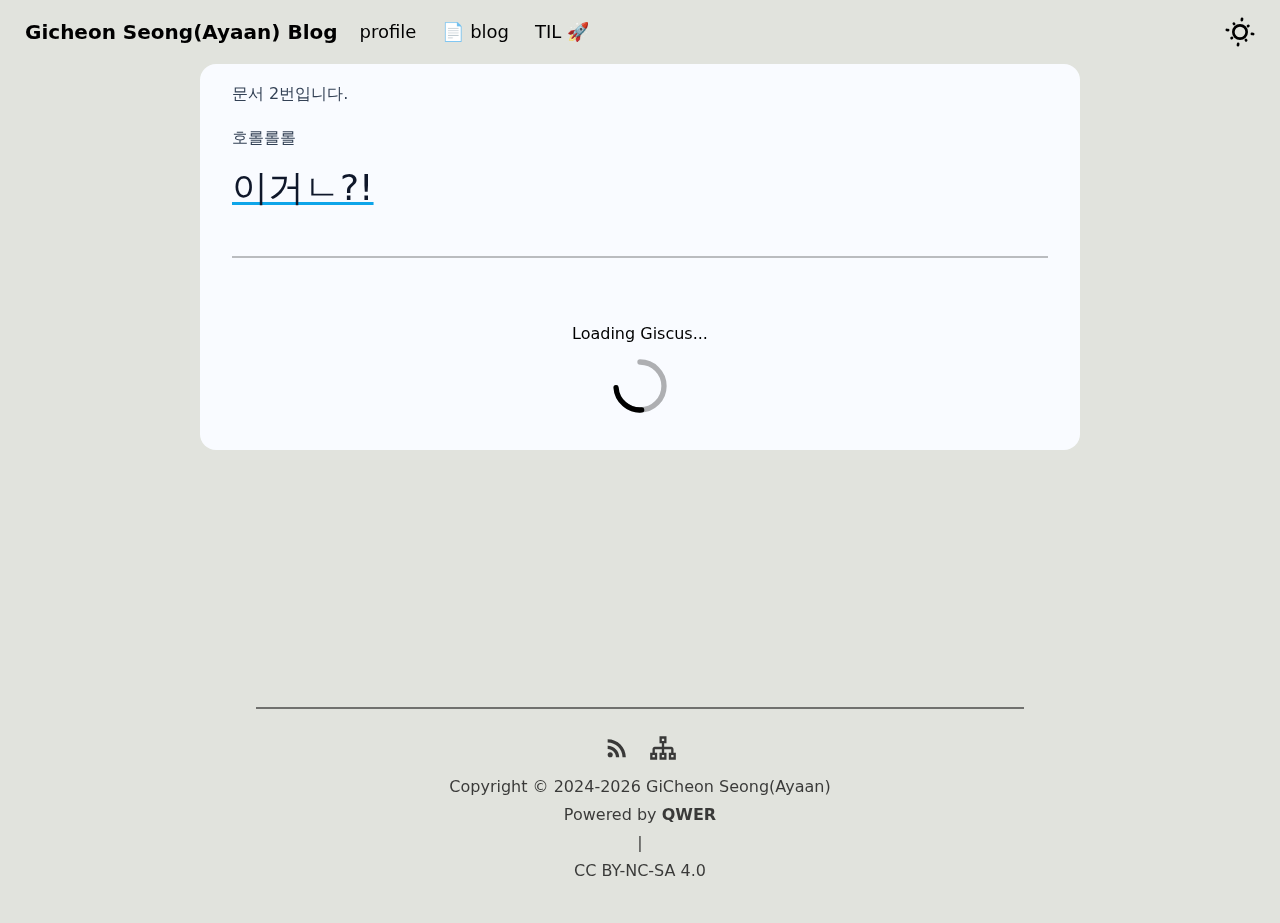
<file: test문서 2.html>
<!doctype html>
<html lang="ko-KR">
  <head prefix="og: https://ogp.me/ns#">
    
		<link href="./app/immutable/assets/0.BR-urMwS.css" rel="stylesheet">
		<link href="./app/immutable/assets/tippy.C1u7ebmf.css" rel="stylesheet">
		<link href="./app/immutable/assets/post.CvaeYOlz.css" rel="stylesheet">
		<link rel="modulepreload" href="./app/immutable/entry/start.D-6p5urY.js">
		<link rel="modulepreload" href="./app/immutable/chunks/entry.ZjLCTal1.js">
		<link rel="modulepreload" href="./app/immutable/chunks/scheduler.ye4a-eJd.js">
		<link rel="modulepreload" href="./app/immutable/entry/app.z7Vh0ky3.js">
		<link rel="modulepreload" href="./app/immutable/chunks/index.BQjGaPDQ.js">
		<link rel="modulepreload" href="./app/immutable/nodes/0.Cg8bE4X7.js">
		<link rel="modulepreload" href="./app/immutable/chunks/tippy.Dn5PRaFt.js">
		<link rel="modulepreload" href="./app/immutable/chunks/i18n-svelte.BQPvfI9C.js">
		<link rel="modulepreload" href="./app/immutable/chunks/timeFormat.0zKKivtY.js">
		<link rel="modulepreload" href="./app/immutable/nodes/6.BesiJBW_.js">
		<link rel="modulepreload" href="./app/immutable/chunks/post.D47CQiaN.js">
		<link rel="modulepreload" href="./app/immutable/chunks/image_banner.tDH9lWv7.js"><title>test문서 2 | Gicheon Seong(Ayaan) Blog</title><!-- HEAD_svelte-9h96n9_START --><script data-svelte-h="svelte-h8hw57">partytown = {
      forward: ['plausible', 'dataLayer.push'],
    };
  </script><script data-svelte-h="svelte-1gy71t2"></script><!-- HEAD_svelte-9h96n9_END --><!-- HEAD_svelte-hgrkjd_START --><meta charset="utf-8"><meta name="viewport" content="width=device-width, initial-scale=1"><meta name="theme-color" media="(prefers-color-scheme: dark)" content="black"><meta name="author" content="GiCheon Seong(Ayaan)"><link rel="apple-touch-icon" href="/app/immutable/assets/avatar.DarFfNRx.png" sizes="192x192" type="image/png"><link rel="shortcut icon" href="/favicon.png" type="image/png"><meta name="generator" content="gh:kwchang0831/svelte-QWER"><link rel="manifest" crossorigin="use-credentials" href="/manifest.webmanifest"><link rel="alternate" type="application/feed+json" href="/feed.json"><link rel="alternate" type="application/atom+xml" href="/atom.xml"><link rel="sitemap" type="application/xml" href="/sitemap.xml"><link rel="stylesheet" href="https://cdnjs.cloudflare.com/ajax/libs/font-awesome/6.1.1/css/all.min.css" integrity="sha512-KfkfwYDsLkIlwQp6LFnl8zNdLGxu9YAA1QvwINks4PhcElQSvqcyVLLD9aMhXd13uQjoXtEKNosOWaZqXgel0g==" crossorigin="anonymous" referrerpolicy="no-referrer"><link rel="me" href="https://github.com/kichunsung"><!-- HTML_TAG_START --><script type="text/partytown" src="https://www.googletagmanager.com/gtag/js?id=GTM-M73KZ297"></script><!-- HTML_TAG_END --><!-- HTML_TAG_START --><script type="text/partytown">
            window.dataLayer = window.dataLayer || [];
            function gtag(){dataLayer.push(arguments);}
            gtag('js', new Date());
            gtag('config', 'GTM-M73KZ297');
          </script><!-- HTML_TAG_END --><!-- HEAD_svelte-hgrkjd_END --><!-- HEAD_svelte-119wkwd_START --><meta name="description" content="두번째 테스트 문서"><link rel="canonical" href="https://kichunsung.github.io/test%EB%AC%B8%EC%84%9C%202"><meta property="og:site_name" content="Gicheon Seong(Ayaan) Blog"><meta property="og:locale" content="ko-KR"><meta property="og:type" content="article"><meta property="og:title" content="test문서 2"><meta name="twitter:title" content="https://kichunsung.github.io/test%EB%AC%B8%EC%84%9C%202"><meta property="og:description" content="두번째 테스트 문서"><meta name="twitter:description" content="두번째 테스트 문서"><meta property="og:url" content="https://kichunsung.github.io/test%EB%AC%B8%EC%84%9C%202"><meta property="twitter:url" content="https://kichunsung.github.io/test%EB%AC%B8%EC%84%9C%202"><meta property="article:author" content="GiCheon Seong(Ayaan)"><meta property="article:published_time" content="2024-04-11T09:49:27.449Z"><meta property="article:modified_time" content="2024-04-11T09:49:27.450Z"><meta name="twitter:card" content="summary_large_image"><meta property="og:image" content="https://kichunsung.github.io/app/immutable/assets/qwer.BCtDIkpy.webp"> <meta name="twitter:image" content="https://kichunsung.github.io/app/immutable/assets/qwer.BCtDIkpy.webp"><!-- HTML_TAG_START --><script type="application/ld+json">{"@context":"https://schema.org","@type":"BlogPosting","headline":"test문서 2","image":[],"datePublished":"2024-04-11T09:49:27.449Z","dateModified":"2024-04-11T09:49:27.450Z","author":[{"@type":"Person","name":"GiCheon Seong(Ayaan)","url":"https://github.com/kichunsung"}]}</script><!-- HTML_TAG_END --><!-- HEAD_svelte-119wkwd_END -->
  </head>
  <body itemscope itemtype="https://schema.org/WebPage" data-sveltekit-prefetch>
    <script>
      const themeLocalStorageKey = 'theme';
      if (
        !!localStorage.getItem(themeLocalStorageKey)
          ? localStorage.getItem(themeLocalStorageKey) === 'dark'
          : window.matchMedia('(prefers-color-scheme: dark)').matches
      ) {
        document.body.classList.add('dark');
      } else {
        document.body.classList.add('light');
      }
    </script>
    <div style="display: contents">     <header id="header" class="fixed w-screen ease-in-out z-40 svelte-1p9uh9h" aria-label="Header Nav"><nav id="header-nav" class="py-2 px-4 min-h-4rem max-h-16"><div class="flex items-center justify-items-center"><div class="lg:hidden rounded-lg btn btn-ghost !p0"><div role="button" tabindex="0" class="relative cursor-pointer text-sm p2  svelte-13ooy25"><button aria-label="nav menu" class="flex items-center" data-svelte-h="svelte-s2arsp"><div class="i-mdi-hamburger-menu !w-[1.5rem] !h-[1.5rem]"></div></button> </div></div> <a href="/" class="text-xl font-semibold normal-case btn btn-ghost">Gicheon Seong(Ayaan) Blog</a> <div class="hidden lg:flex"><div role="button" tabindex="0" class="relative cursor-pointer text-lg px3 py2 btn btn-ghost  svelte-13ooy25"> <a href="/profile" class="flex items-center cursor-pointer gap-2">profile </a>  </div><div role="button" tabindex="0" class="relative cursor-pointer text-lg px3 py2 btn btn-ghost  svelte-13ooy25"> <a href="https://kichunsung.github.io/" rel="external" class="flex items-center cursor-pointer gap-2">📄 blog </a>  </div><div role="button" tabindex="0" class="relative cursor-pointer text-lg px3 py2 btn btn-ghost  svelte-13ooy25"> <a href="/TIL" class="flex items-center cursor-pointer gap-2">TIL 🚀 </a>  </div></div> <div class="ml-auto flex">  <button aria-label="Dark Mode Switch" class="btn active:translate-y-2 duration-600 ease-out group" data-svelte-h="svelte-13pjxf5"><div class="!w8 !h8 i-line-md-sunny-outline-loop dark:i-line-md-moon group-hover:transition-transform group-hover:duration-300 group-hover:scale-120 group-hover:ease-in-out"></div></button></div></div></nav></header>   <div class="pt-[4rem] min-h-75vh">   <main class="flex flex-nowrap justify-center"><div class="max-w-screen-md flex-1"></div> <article id="post" itemscope itemtype="https://schema.org/BlogPosting" itemprop="blogPost" class="h-entry flex-none flex flex-col max-w-[55rem] w-full xl:rounded-t-2xl svelte-111wrjd"><div class="h-[20rem] flex flex-col items-center justify-center gap4"><h2 class="text-3xl">Loading Post...</h2> <div class="i-line-md-loading-twotone-loop !h-16 !w-16"></div></div></article> <div class="max-w-screen-md flex-1 relative"> <aside aria-label="Table Of Content" class="sticky top-[4rem] hidden xl:block pb8"><div role="button" tabindex="0" class="flex-col"><span role="button" tabindex="0" class="text-2xl font-bold px4 py2 text-center cursor-pointer">Table of Content</span> <div role="button" tabindex="0" class=""><div class="i-bxs-chevrons-up w6 h6 m-auto op0"></div></div> <ul id="post-toc" class="my2 text-base font-semibold flex flex-col max-h-60vh cursor-grab overflow-hidden"><li id="#"><div role="button" tabindex="0" data-toc-link class="z1 group flex items-center gap2 py2 border-transparent svelte-19vg5wt pl4"><span class="!w-[1.25rem] !h-[1.25rem] i-akar-icons-circle inline-block shrink-0"></span> <span class=" cursor-pointer select-none text-black/[0.6] group-hover:text-black dark:text-white/[0.6] dark:group-hover:text-white !dark:group-active:text-black"><!-- HTML_TAG_START -->이거ㄴ?!<!-- HTML_TAG_END --></span></div>  </li></ul> <div role="button" tabindex="0" class=""><div class="i-bxs-chevrons-down w6 h6 m-auto op0"></div></div></div></aside></div></main> </div>  
			
			<script>
				{
					__sveltekit_u8unh2 = {
						base: new URL(".", location).pathname.slice(0, -1)
					};

					const element = document.currentScript.parentElement;

					const data = [null,null];

					Promise.all([
						import("./app/immutable/entry/start.D-6p5urY.js"),
						import("./app/immutable/entry/app.z7Vh0ky3.js")
					]).then(([kit, app]) => {
						kit.start(app, element, {
							node_ids: [0, 6],
							data,
							form: null,
							error: null
						});
					});

					if ('serviceWorker' in navigator) {
						addEventListener('load', function () {
							navigator.serviceWorker.register('./service-worker.js');
						});
					}
				}
			</script>
		</div>
  </body>
</html>
</file>
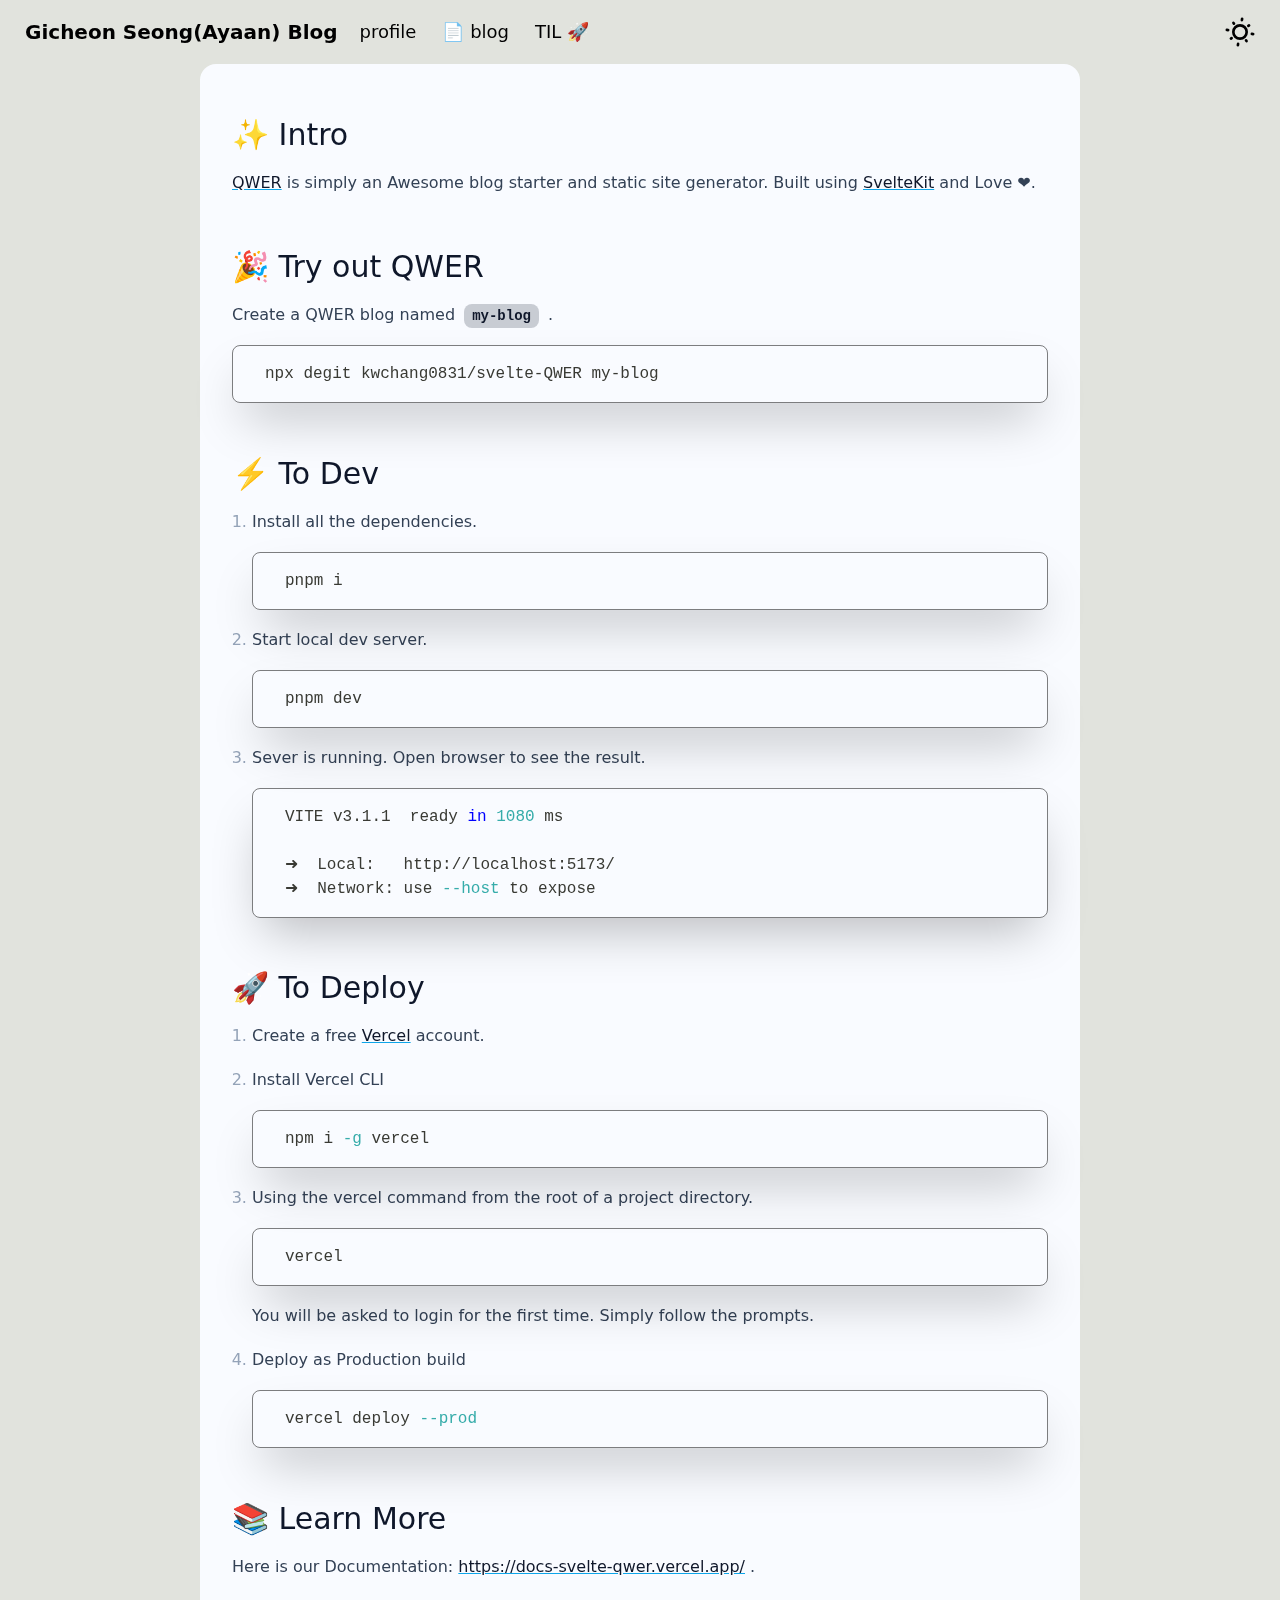
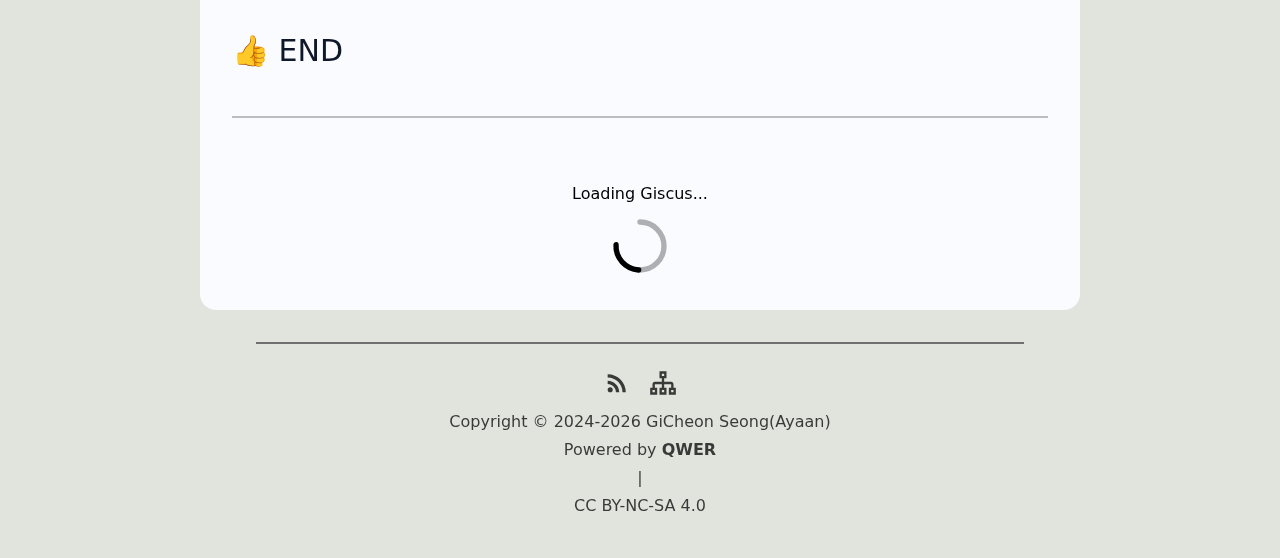
<file: TIL.html>
<!doctype html>
<html lang="ko-KR">
  <head prefix="og: https://ogp.me/ns#">
    
		<link href="./app/immutable/assets/0.BR-urMwS.css" rel="stylesheet">
		<link href="./app/immutable/assets/tippy.C1u7ebmf.css" rel="stylesheet">
		<link href="./app/immutable/assets/post.CvaeYOlz.css" rel="stylesheet">
		<link rel="modulepreload" href="./app/immutable/entry/start.D-6p5urY.js">
		<link rel="modulepreload" href="./app/immutable/chunks/entry.ZjLCTal1.js">
		<link rel="modulepreload" href="./app/immutable/chunks/scheduler.ye4a-eJd.js">
		<link rel="modulepreload" href="./app/immutable/entry/app.z7Vh0ky3.js">
		<link rel="modulepreload" href="./app/immutable/chunks/index.BQjGaPDQ.js">
		<link rel="modulepreload" href="./app/immutable/nodes/0.Cg8bE4X7.js">
		<link rel="modulepreload" href="./app/immutable/chunks/tippy.Dn5PRaFt.js">
		<link rel="modulepreload" href="./app/immutable/chunks/i18n-svelte.BQPvfI9C.js">
		<link rel="modulepreload" href="./app/immutable/chunks/timeFormat.0zKKivtY.js">
		<link rel="modulepreload" href="./app/immutable/nodes/3.DNdMCgm1.js">
		<link rel="modulepreload" href="./app/immutable/chunks/post.D47CQiaN.js">
		<link rel="modulepreload" href="./app/immutable/chunks/image_banner.tDH9lWv7.js">
		<link rel="modulepreload" href="./app/immutable/chunks/code_copy.CLrNmU9b.js"><title>Quick Start | Gicheon Seong(Ayaan) Blog</title><!-- HEAD_svelte-9h96n9_START --><script data-svelte-h="svelte-h8hw57">partytown = {
      forward: ['plausible', 'dataLayer.push'],
    };
  </script><script data-svelte-h="svelte-1gy71t2"></script><!-- HEAD_svelte-9h96n9_END --><!-- HEAD_svelte-hgrkjd_START --><meta charset="utf-8"><meta name="viewport" content="width=device-width, initial-scale=1"><meta name="theme-color" media="(prefers-color-scheme: dark)" content="black"><meta name="author" content="GiCheon Seong(Ayaan)"><link rel="apple-touch-icon" href="/app/immutable/assets/avatar.DarFfNRx.png" sizes="192x192" type="image/png"><link rel="shortcut icon" href="/favicon.png" type="image/png"><meta name="generator" content="gh:kwchang0831/svelte-QWER"><link rel="manifest" crossorigin="use-credentials" href="/manifest.webmanifest"><link rel="alternate" type="application/feed+json" href="/feed.json"><link rel="alternate" type="application/atom+xml" href="/atom.xml"><link rel="sitemap" type="application/xml" href="/sitemap.xml"><link rel="stylesheet" href="https://cdnjs.cloudflare.com/ajax/libs/font-awesome/6.1.1/css/all.min.css" integrity="sha512-KfkfwYDsLkIlwQp6LFnl8zNdLGxu9YAA1QvwINks4PhcElQSvqcyVLLD9aMhXd13uQjoXtEKNosOWaZqXgel0g==" crossorigin="anonymous" referrerpolicy="no-referrer"><link rel="me" href="https://github.com/kichunsung"><!-- HTML_TAG_START --><script type="text/partytown" src="https://www.googletagmanager.com/gtag/js?id=GTM-M73KZ297"></script><!-- HTML_TAG_END --><!-- HTML_TAG_START --><script type="text/partytown">
            window.dataLayer = window.dataLayer || [];
            function gtag(){dataLayer.push(arguments);}
            gtag('js', new Date());
            gtag('config', 'GTM-M73KZ297');
          </script><!-- HTML_TAG_END --><!-- HEAD_svelte-hgrkjd_END --><!-- HEAD_svelte-119wkwd_START --><meta name="description" content="Demonstrates basics of QWER - Simply Awesome Blog Starter. Built using SvelteKit and Love."><link rel="canonical" href="https://kichunsung.github.io/TIL"><meta property="og:site_name" content="Gicheon Seong(Ayaan) Blog"><meta property="og:locale" content="ko-KR"><meta property="og:type" content="article"><meta property="og:title" content="Quick Start"><meta name="twitter:title" content="https://kichunsung.github.io/TIL"><meta property="og:description" content="Demonstrates basics of QWER - Simply Awesome Blog Starter. Built using SvelteKit and Love."><meta name="twitter:description" content="Demonstrates basics of QWER - Simply Awesome Blog Starter. Built using SvelteKit and Love."><meta property="og:url" content="https://kichunsung.github.io/TIL"><meta property="twitter:url" content="https://kichunsung.github.io/TIL"><meta property="article:author" content="GiCheon Seong(Ayaan)"><meta property="article:published_time" content="2022-08-08T00:00:00.000+08:00"><meta property="article:modified_time" content="2022-09-15T21:00:00.000+08:00"><meta name="twitter:card" content="summary_large_image"><meta property="og:image" content="https://kichunsung.github.io/app/immutable/assets/cover.CwBbj6_T.jpg"> <meta property="og:image:width" content="undefined"> <meta property="og:image:height" content="undefined"> <meta name="twitter:image" content="https://kichunsung.github.io/app/immutable/assets/cover.CwBbj6_T.jpg"><!-- HTML_TAG_START --><script type="application/ld+json">{"@context":"https://schema.org","@type":"BlogPosting","headline":"Quick Start","image":["https://kichunsung.github.io/app/immutable/assets/cover.CwBbj6_T.jpg"],"datePublished":"2022-08-08T00:00:00.000+08:00","dateModified":"2022-09-15T21:00:00.000+08:00","author":[{"@type":"Person","name":"GiCheon Seong(Ayaan)","url":"https://github.com/kichunsung"}]}</script><!-- HTML_TAG_END --><!-- HEAD_svelte-119wkwd_END -->
  </head>
  <body itemscope itemtype="https://schema.org/WebPage" data-sveltekit-prefetch>
    <script>
      const themeLocalStorageKey = 'theme';
      if (
        !!localStorage.getItem(themeLocalStorageKey)
          ? localStorage.getItem(themeLocalStorageKey) === 'dark'
          : window.matchMedia('(prefers-color-scheme: dark)').matches
      ) {
        document.body.classList.add('dark');
      } else {
        document.body.classList.add('light');
      }
    </script>
    <div style="display: contents">     <header id="header" class="fixed w-screen ease-in-out z-40 svelte-1p9uh9h" aria-label="Header Nav"><nav id="header-nav" class="py-2 px-4 min-h-4rem max-h-16"><div class="flex items-center justify-items-center"><div class="lg:hidden rounded-lg btn btn-ghost !p0"><div role="button" tabindex="0" class="relative cursor-pointer text-sm p2  svelte-13ooy25"><button aria-label="nav menu" class="flex items-center" data-svelte-h="svelte-s2arsp"><div class="i-mdi-hamburger-menu !w-[1.5rem] !h-[1.5rem]"></div></button> </div></div> <a href="/" class="text-xl font-semibold normal-case btn btn-ghost">Gicheon Seong(Ayaan) Blog</a> <div class="hidden lg:flex"><div role="button" tabindex="0" class="relative cursor-pointer text-lg px3 py2 btn btn-ghost  svelte-13ooy25"> <a href="/profile" class="flex items-center cursor-pointer gap-2">profile </a>  </div><div role="button" tabindex="0" class="relative cursor-pointer text-lg px3 py2 btn btn-ghost  svelte-13ooy25"> <a href="https://kichunsung.github.io/" rel="external" class="flex items-center cursor-pointer gap-2">📄 blog </a>  </div><div role="button" tabindex="0" class="relative cursor-pointer text-lg px3 py2 btn btn-ghost  svelte-13ooy25"> <a href="/TIL" class="flex items-center cursor-pointer gap-2">TIL 🚀 </a>  </div></div> <div class="ml-auto flex">  <button aria-label="Dark Mode Switch" class="btn active:translate-y-2 duration-600 ease-out group" data-svelte-h="svelte-13pjxf5"><div class="!w8 !h8 i-line-md-sunny-outline-loop dark:i-line-md-moon group-hover:transition-transform group-hover:duration-300 group-hover:scale-120 group-hover:ease-in-out"></div></button></div></div></nav></header>   <div class="pt-[4rem] min-h-75vh">   <main class="flex flex-nowrap justify-center"><div class="max-w-screen-md flex-1"></div> <article id="post" itemscope itemtype="https://schema.org/BlogPosting" itemprop="blogPost" class="h-entry flex-none flex flex-col max-w-[55rem] w-full xl:rounded-t-2xl svelte-111wrjd"><div class="h-[20rem] flex flex-col items-center justify-center gap4"><h2 class="text-3xl">Loading Post...</h2> <div class="i-line-md-loading-twotone-loop !h-16 !w-16"></div></div></article> <div class="max-w-screen-md flex-1 relative"> <aside aria-label="Table Of Content" class="sticky top-[4rem] hidden xl:block pb8"><div role="button" tabindex="0" class="flex-col"><span role="button" tabindex="0" class="text-2xl font-bold px4 py2 text-center cursor-pointer">Table of Content</span> <div role="button" tabindex="0" class=""><div class="i-bxs-chevrons-up w6 h6 m-auto op0"></div></div> <ul id="post-toc" class="my2 text-base font-semibold flex flex-col max-h-60vh cursor-grab overflow-hidden"><li id="#intro"><div role="button" tabindex="0" data-toc-link class="z1 group flex items-center gap2 py2 border-transparent svelte-19vg5wt pl4"><span class="!w-[1.25rem] !h-[1.25rem] i-akar-icons-circle inline-block shrink-0"></span> <span class=" cursor-pointer select-none text-black/[0.6] group-hover:text-black dark:text-white/[0.6] dark:group-hover:text-white !dark:group-active:text-black"><!-- HTML_TAG_START -->✨ Intro<!-- HTML_TAG_END --></span></div>  </li><li id="#try-out-qwer"><div role="button" tabindex="0" data-toc-link class="z1 group flex items-center gap2 py2 border-transparent svelte-19vg5wt pl4"><span class="!w-[1.25rem] !h-[1.25rem] i-akar-icons-circle inline-block shrink-0"></span> <span class=" cursor-pointer select-none text-black/[0.6] group-hover:text-black dark:text-white/[0.6] dark:group-hover:text-white !dark:group-active:text-black"><!-- HTML_TAG_START -->🎉 Try out QWER<!-- HTML_TAG_END --></span></div>  </li><li id="#to-dev"><div role="button" tabindex="0" data-toc-link class="z1 group flex items-center gap2 py2 border-transparent svelte-19vg5wt pl4"><span class="!w-[1.25rem] !h-[1.25rem] i-akar-icons-circle inline-block shrink-0"></span> <span class=" cursor-pointer select-none text-black/[0.6] group-hover:text-black dark:text-white/[0.6] dark:group-hover:text-white !dark:group-active:text-black"><!-- HTML_TAG_START -->⚡️ To Dev<!-- HTML_TAG_END --></span></div>  </li><li id="#to-deploy"><div role="button" tabindex="0" data-toc-link class="z1 group flex items-center gap2 py2 border-transparent svelte-19vg5wt pl4"><span class="!w-[1.25rem] !h-[1.25rem] i-akar-icons-circle inline-block shrink-0"></span> <span class=" cursor-pointer select-none text-black/[0.6] group-hover:text-black dark:text-white/[0.6] dark:group-hover:text-white !dark:group-active:text-black"><!-- HTML_TAG_START -->🚀 To Deploy<!-- HTML_TAG_END --></span></div>  </li><li id="#learn-more"><div role="button" tabindex="0" data-toc-link class="z1 group flex items-center gap2 py2 border-transparent svelte-19vg5wt pl4"><span class="!w-[1.25rem] !h-[1.25rem] i-akar-icons-circle inline-block shrink-0"></span> <span class=" cursor-pointer select-none text-black/[0.6] group-hover:text-black dark:text-white/[0.6] dark:group-hover:text-white !dark:group-active:text-black"><!-- HTML_TAG_START -->📚 Learn More<!-- HTML_TAG_END --></span></div>  </li><li id="#end"><div role="button" tabindex="0" data-toc-link class="z1 group flex items-center gap2 py2 border-transparent svelte-19vg5wt pl4"><span class="!w-[1.25rem] !h-[1.25rem] i-akar-icons-circle inline-block shrink-0"></span> <span class=" cursor-pointer select-none text-black/[0.6] group-hover:text-black dark:text-white/[0.6] dark:group-hover:text-white !dark:group-active:text-black"><!-- HTML_TAG_START -->👍 END<!-- HTML_TAG_END --></span></div>  </li></ul> <div role="button" tabindex="0" class=""><div class="i-bxs-chevrons-down w6 h6 m-auto op0"></div></div></div></aside></div></main> </div>  
			
			<script>
				{
					__sveltekit_u8unh2 = {
						base: new URL(".", location).pathname.slice(0, -1)
					};

					const element = document.currentScript.parentElement;

					const data = [null,null];

					Promise.all([
						import("./app/immutable/entry/start.D-6p5urY.js"),
						import("./app/immutable/entry/app.z7Vh0ky3.js")
					]).then(([kit, app]) => {
						kit.start(app, element, {
							node_ids: [0, 3],
							data,
							form: null,
							error: null
						});
					});

					if ('serviceWorker' in navigator) {
						addEventListener('load', function () {
							navigator.serviceWorker.register('./service-worker.js');
						});
					}
				}
			</script>
		</div>
  </body>
</html>
</file>
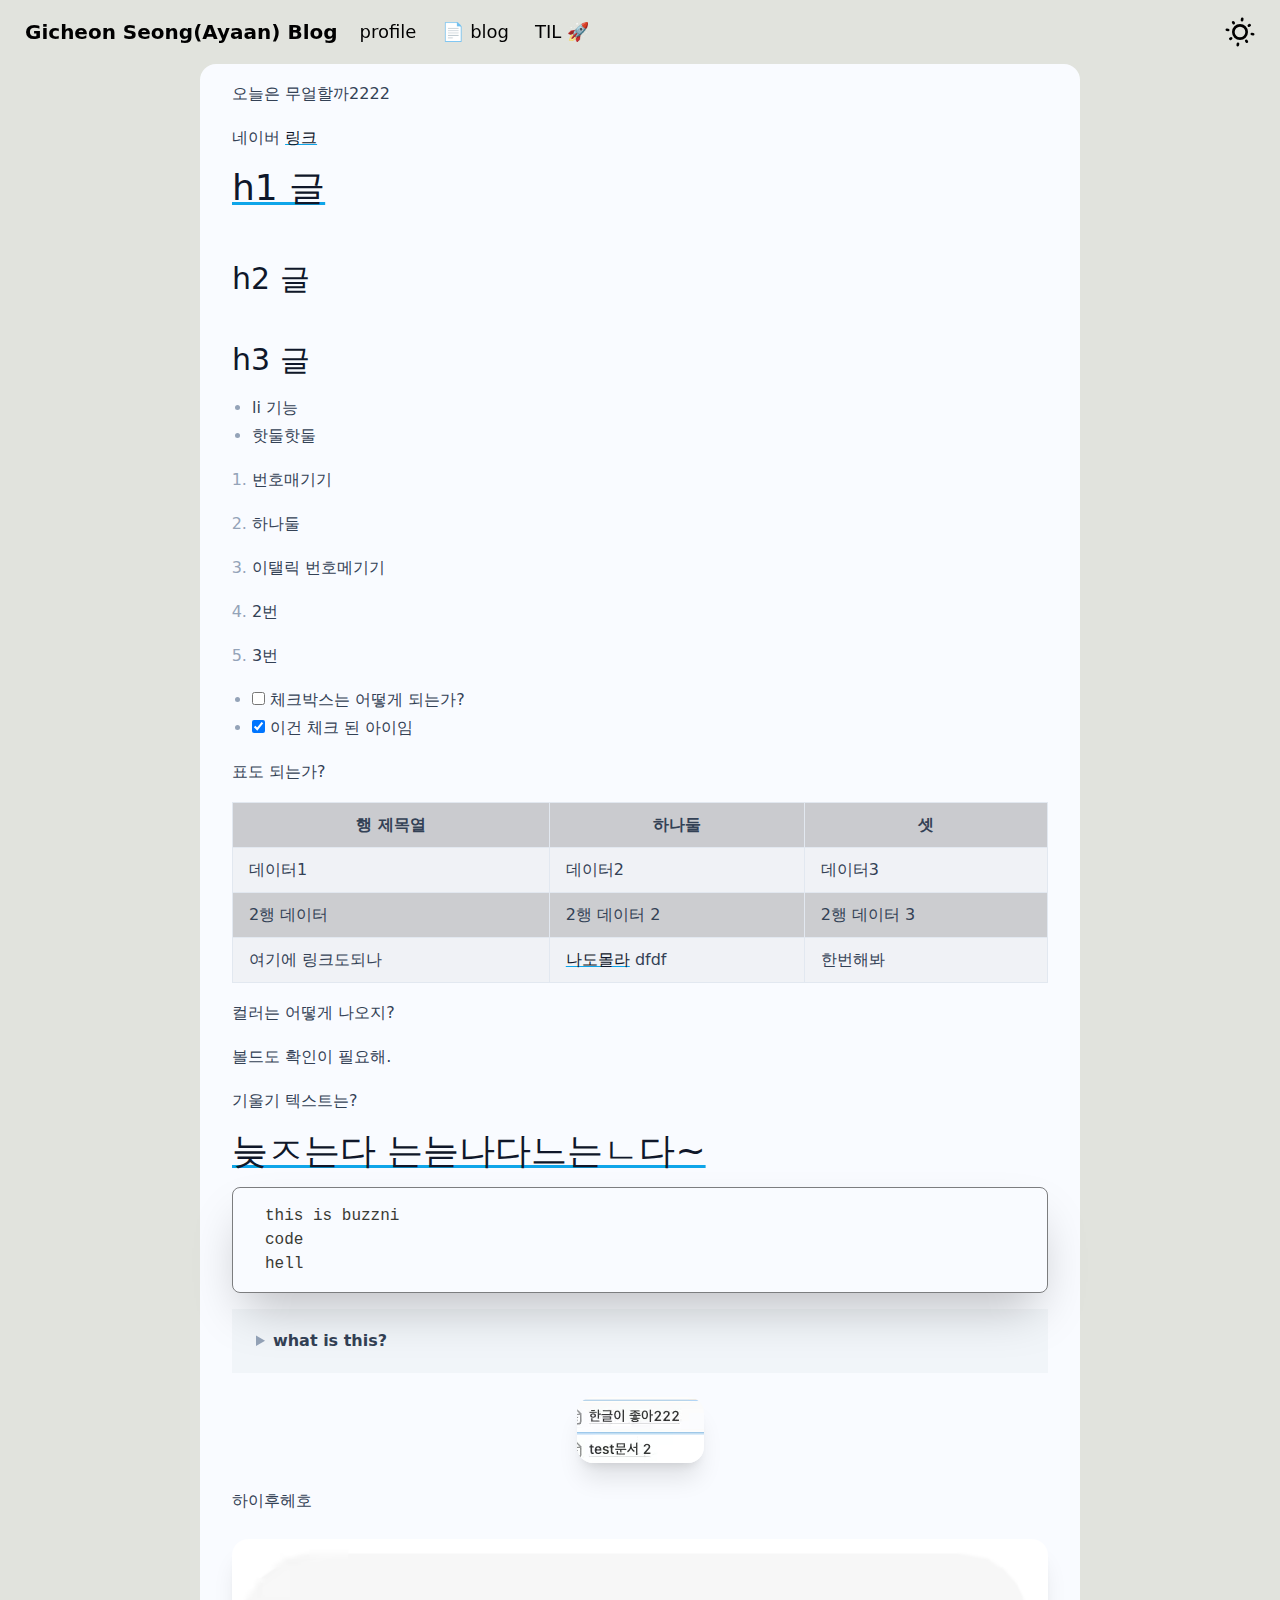
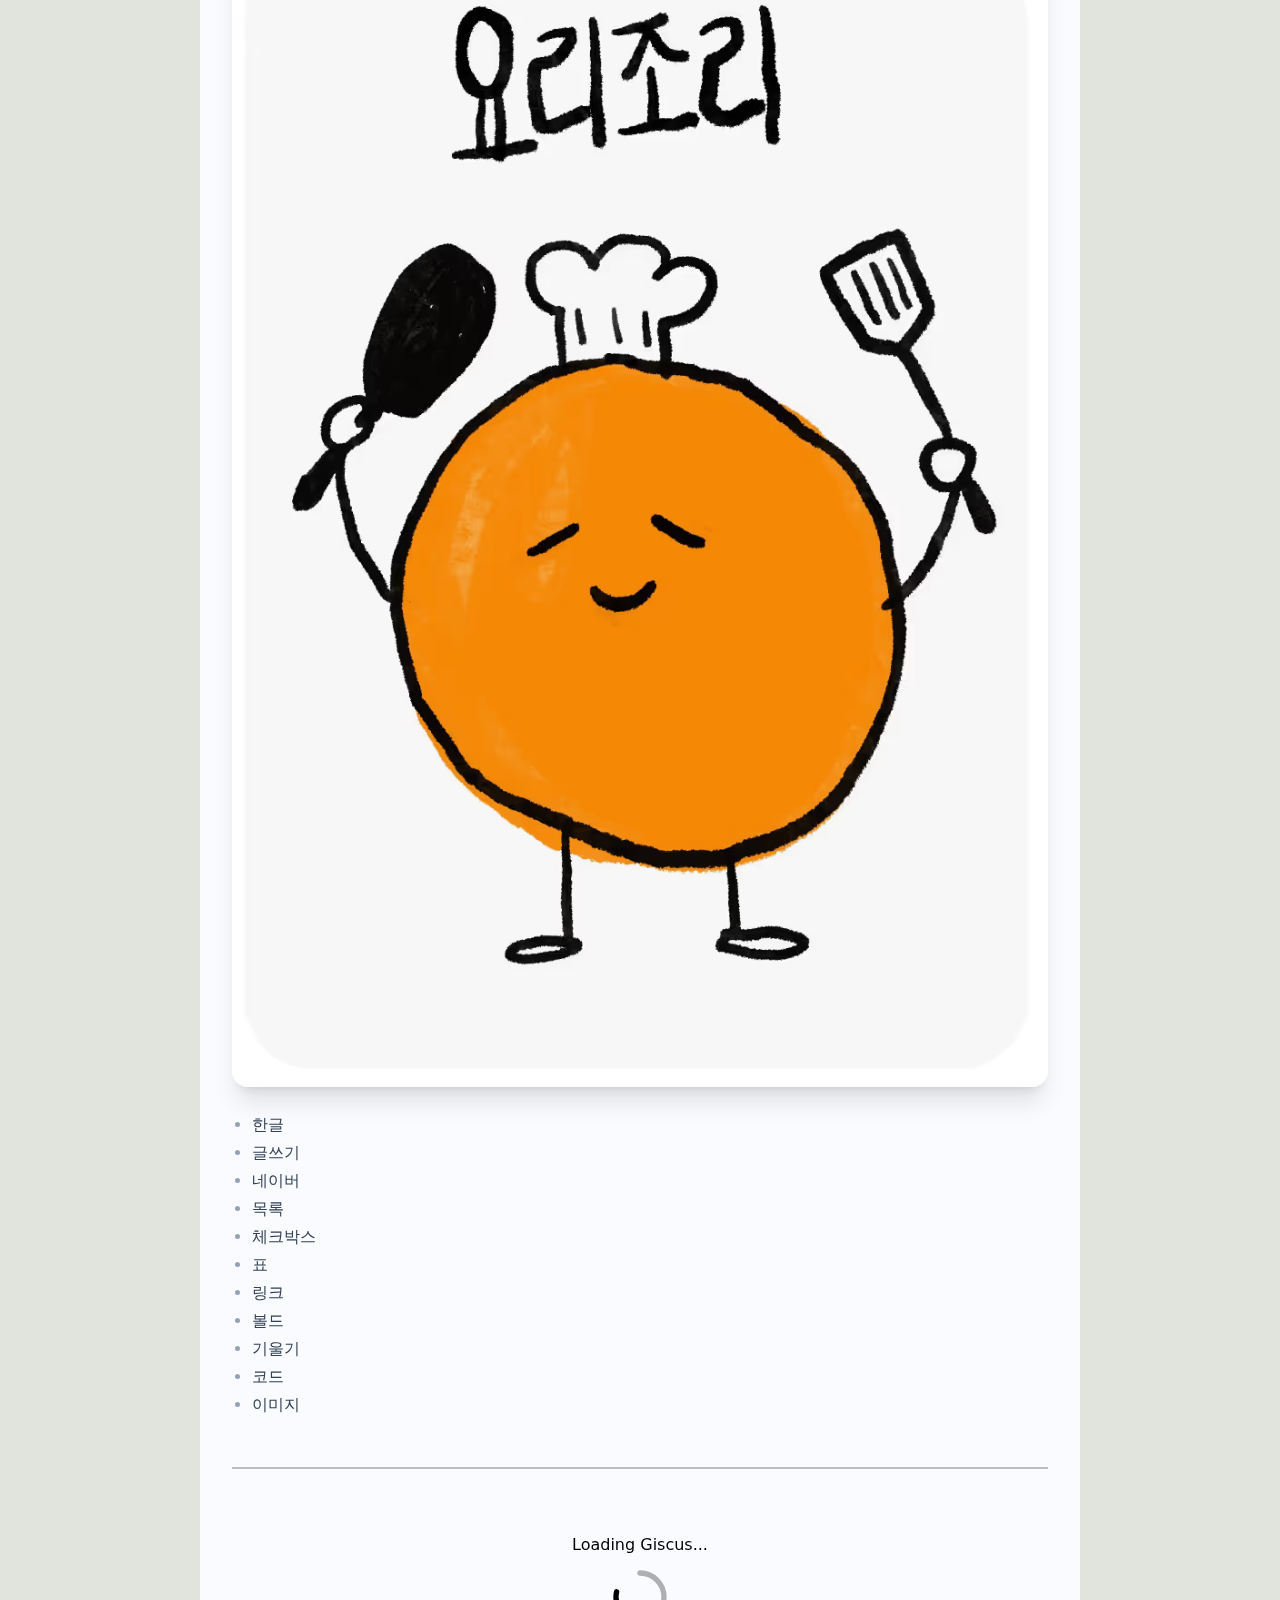
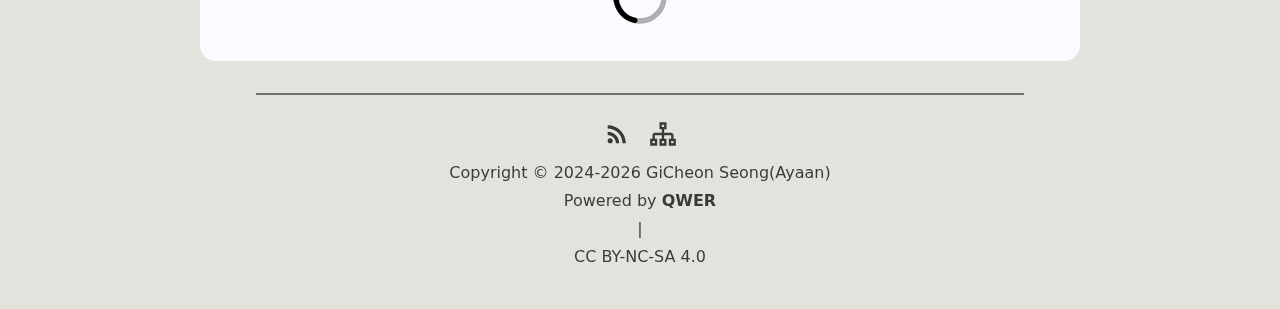
<file: 한글이 좋아222.html>
<!doctype html>
<html lang="ko-KR">
  <head prefix="og: https://ogp.me/ns#">
    
		<link href="./app/immutable/assets/0.BR-urMwS.css" rel="stylesheet">
		<link href="./app/immutable/assets/tippy.C1u7ebmf.css" rel="stylesheet">
		<link href="./app/immutable/assets/post.CvaeYOlz.css" rel="stylesheet">
		<link rel="modulepreload" href="./app/immutable/entry/start.D-6p5urY.js">
		<link rel="modulepreload" href="./app/immutable/chunks/entry.ZjLCTal1.js">
		<link rel="modulepreload" href="./app/immutable/chunks/scheduler.ye4a-eJd.js">
		<link rel="modulepreload" href="./app/immutable/entry/app.z7Vh0ky3.js">
		<link rel="modulepreload" href="./app/immutable/chunks/index.BQjGaPDQ.js">
		<link rel="modulepreload" href="./app/immutable/nodes/0.Cg8bE4X7.js">
		<link rel="modulepreload" href="./app/immutable/chunks/tippy.Dn5PRaFt.js">
		<link rel="modulepreload" href="./app/immutable/chunks/i18n-svelte.BQPvfI9C.js">
		<link rel="modulepreload" href="./app/immutable/chunks/timeFormat.0zKKivtY.js">
		<link rel="modulepreload" href="./app/immutable/nodes/8.BdSKa92j.js">
		<link rel="modulepreload" href="./app/immutable/chunks/post.D47CQiaN.js">
		<link rel="modulepreload" href="./app/immutable/chunks/image_banner.tDH9lWv7.js">
		<link rel="modulepreload" href="./app/immutable/chunks/code_copy.CLrNmU9b.js"><title>한글이 좋아222 | Gicheon Seong(Ayaan) Blog</title><!-- HEAD_svelte-9h96n9_START --><script data-svelte-h="svelte-h8hw57">partytown = {
      forward: ['plausible', 'dataLayer.push'],
    };
  </script><script data-svelte-h="svelte-1gy71t2"></script><!-- HEAD_svelte-9h96n9_END --><!-- HEAD_svelte-hgrkjd_START --><meta charset="utf-8"><meta name="viewport" content="width=device-width, initial-scale=1"><meta name="theme-color" media="(prefers-color-scheme: dark)" content="black"><meta name="author" content="GiCheon Seong(Ayaan)"><link rel="apple-touch-icon" href="/app/immutable/assets/avatar.DarFfNRx.png" sizes="192x192" type="image/png"><link rel="shortcut icon" href="/favicon.png" type="image/png"><meta name="generator" content="gh:kwchang0831/svelte-QWER"><link rel="manifest" crossorigin="use-credentials" href="/manifest.webmanifest"><link rel="alternate" type="application/feed+json" href="/feed.json"><link rel="alternate" type="application/atom+xml" href="/atom.xml"><link rel="sitemap" type="application/xml" href="/sitemap.xml"><link rel="stylesheet" href="https://cdnjs.cloudflare.com/ajax/libs/font-awesome/6.1.1/css/all.min.css" integrity="sha512-KfkfwYDsLkIlwQp6LFnl8zNdLGxu9YAA1QvwINks4PhcElQSvqcyVLLD9aMhXd13uQjoXtEKNosOWaZqXgel0g==" crossorigin="anonymous" referrerpolicy="no-referrer"><link rel="me" href="https://github.com/kichunsung"><!-- HTML_TAG_START --><script type="text/partytown" src="https://www.googletagmanager.com/gtag/js?id=GTM-M73KZ297"></script><!-- HTML_TAG_END --><!-- HTML_TAG_START --><script type="text/partytown">
            window.dataLayer = window.dataLayer || [];
            function gtag(){dataLayer.push(arguments);}
            gtag('js', new Date());
            gtag('config', 'GTM-M73KZ297');
          </script><!-- HTML_TAG_END --><!-- HEAD_svelte-hgrkjd_END --><!-- HEAD_svelte-119wkwd_START --><meta name="description" content="test문서입니닷222"><link rel="canonical" href="https://kichunsung.github.io/%ED%95%9C%EA%B8%80%EC%9D%B4%20%EC%A2%8B%EC%95%84222"><meta property="og:site_name" content="Gicheon Seong(Ayaan) Blog"><meta property="og:locale" content="ko-KR"><meta property="og:type" content="article"><meta property="og:title" content="한글이 좋아222"><meta name="twitter:title" content="https://kichunsung.github.io/%ED%95%9C%EA%B8%80%EC%9D%B4%20%EC%A2%8B%EC%95%84222"><meta property="og:description" content="test문서입니닷222"><meta name="twitter:description" content="test문서입니닷222"><meta property="og:url" content="https://kichunsung.github.io/%ED%95%9C%EA%B8%80%EC%9D%B4%20%EC%A2%8B%EC%95%84222"><meta property="twitter:url" content="https://kichunsung.github.io/%ED%95%9C%EA%B8%80%EC%9D%B4%20%EC%A2%8B%EC%95%84222"><meta property="article:author" content="GiCheon Seong(Ayaan)"><meta property="article:published_time" content="2024-04-11T09:49:27.443Z"><meta property="article:modified_time" content="2024-04-22T08:07:39.577Z"><meta name="twitter:card" content="summary_large_image"><meta property="og:image" content="https://kichunsung.github.io/app/immutable/assets/qwer.BCtDIkpy.webp"> <meta name="twitter:image" content="https://kichunsung.github.io/app/immutable/assets/qwer.BCtDIkpy.webp"><!-- HTML_TAG_START --><script type="application/ld+json">{"@context":"https://schema.org","@type":"BlogPosting","headline":"한글이 좋아222","image":[],"datePublished":"2024-04-11T09:49:27.443Z","dateModified":"2024-04-22T08:07:39.577Z","author":[{"@type":"Person","name":"GiCheon Seong(Ayaan)","url":"https://github.com/kichunsung"}]}</script><!-- HTML_TAG_END --><!-- HEAD_svelte-119wkwd_END -->
  </head>
  <body itemscope itemtype="https://schema.org/WebPage" data-sveltekit-prefetch>
    <script>
      const themeLocalStorageKey = 'theme';
      if (
        !!localStorage.getItem(themeLocalStorageKey)
          ? localStorage.getItem(themeLocalStorageKey) === 'dark'
          : window.matchMedia('(prefers-color-scheme: dark)').matches
      ) {
        document.body.classList.add('dark');
      } else {
        document.body.classList.add('light');
      }
    </script>
    <div style="display: contents">     <header id="header" class="fixed w-screen ease-in-out z-40 svelte-1p9uh9h" aria-label="Header Nav"><nav id="header-nav" class="py-2 px-4 min-h-4rem max-h-16"><div class="flex items-center justify-items-center"><div class="lg:hidden rounded-lg btn btn-ghost !p0"><div role="button" tabindex="0" class="relative cursor-pointer text-sm p2  svelte-13ooy25"><button aria-label="nav menu" class="flex items-center" data-svelte-h="svelte-s2arsp"><div class="i-mdi-hamburger-menu !w-[1.5rem] !h-[1.5rem]"></div></button> </div></div> <a href="/" class="text-xl font-semibold normal-case btn btn-ghost">Gicheon Seong(Ayaan) Blog</a> <div class="hidden lg:flex"><div role="button" tabindex="0" class="relative cursor-pointer text-lg px3 py2 btn btn-ghost  svelte-13ooy25"> <a href="/profile" class="flex items-center cursor-pointer gap-2">profile </a>  </div><div role="button" tabindex="0" class="relative cursor-pointer text-lg px3 py2 btn btn-ghost  svelte-13ooy25"> <a href="https://kichunsung.github.io/" rel="external" class="flex items-center cursor-pointer gap-2">📄 blog </a>  </div><div role="button" tabindex="0" class="relative cursor-pointer text-lg px3 py2 btn btn-ghost  svelte-13ooy25"> <a href="/TIL" class="flex items-center cursor-pointer gap-2">TIL 🚀 </a>  </div></div> <div class="ml-auto flex">  <button aria-label="Dark Mode Switch" class="btn active:translate-y-2 duration-600 ease-out group" data-svelte-h="svelte-13pjxf5"><div class="!w8 !h8 i-line-md-sunny-outline-loop dark:i-line-md-moon group-hover:transition-transform group-hover:duration-300 group-hover:scale-120 group-hover:ease-in-out"></div></button></div></div></nav></header>   <div class="pt-[4rem] min-h-75vh">   <main class="flex flex-nowrap justify-center"><div class="max-w-screen-md flex-1"></div> <article id="post" itemscope itemtype="https://schema.org/BlogPosting" itemprop="blogPost" class="h-entry flex-none flex flex-col max-w-[55rem] w-full xl:rounded-t-2xl svelte-111wrjd"><div class="h-[20rem] flex flex-col items-center justify-center gap4"><h2 class="text-3xl">Loading Post...</h2> <div class="i-line-md-loading-twotone-loop !h-16 !w-16"></div></div></article> <div class="max-w-screen-md flex-1 relative"> <aside aria-label="Table Of Content" class="sticky top-[4rem] hidden xl:block pb8"><div role="button" tabindex="0" class="flex-col"><span role="button" tabindex="0" class="text-2xl font-bold px4 py2 text-center cursor-pointer">Table of Content</span> <div role="button" tabindex="0" class=""><div class="i-bxs-chevrons-up w6 h6 m-auto op0"></div></div> <ul id="post-toc" class="my2 text-base font-semibold flex flex-col max-h-60vh cursor-grab overflow-hidden"><li id="#h1"><div role="button" tabindex="0" data-toc-link class="z1 group flex items-center gap2 py2 border-transparent svelte-19vg5wt pl4"><span role="button" tabindex="0" class="cursor-pointer z10 !w-[1.25rem] !h-[1.25rem] inline-block transition-transform duration-300 ease-out shrink-0 i-akar-icons-circle-chevron-up active:translate-y--1 hover:i-akar-icons-circle-chevron-up-fill"></span> <span class=" cursor-pointer select-none text-black/[0.6] group-hover:text-black dark:text-white/[0.6] dark:group-hover:text-white !dark:group-active:text-black"><!-- HTML_TAG_START -->h1 글<!-- HTML_TAG_END --></span></div> <ul class="flex flex-col"><li id="#h2"><div role="button" tabindex="0" data-toc-link class="z1 group flex items-center gap2 py2 border-transparent svelte-19vg5wt  pl8"><span role="button" tabindex="0" class="cursor-pointer z10 !w-[1.25rem] !h-[1.25rem] inline-block transition-transform duration-300 ease-out shrink-0 i-akar-icons-circle-chevron-up active:translate-y--1 hover:i-akar-icons-circle-chevron-up-fill"></span> <span class=" cursor-pointer select-none text-black/[0.6] group-hover:text-black dark:text-white/[0.6] dark:group-hover:text-white !dark:group-active:text-black"><!-- HTML_TAG_START -->h2 글<!-- HTML_TAG_END --></span></div> <ul class="flex flex-col"><li id="#h3"><div role="button" tabindex="0" data-toc-link class="z1 group flex items-center gap2 py2 border-transparent svelte-19vg5wt   pl12"><span class="!w-[1.25rem] !h-[1.25rem] i-akar-icons-circle inline-block shrink-0"></span> <span class=" cursor-pointer select-none text-black/[0.6] group-hover:text-black dark:text-white/[0.6] dark:group-hover:text-white !dark:group-active:text-black"><!-- HTML_TAG_START -->h3 글<!-- HTML_TAG_END --></span></div>  </li></ul> </li></ul> </li><li id="#"><div role="button" tabindex="0" data-toc-link class="z1 group flex items-center gap2 py2 border-transparent svelte-19vg5wt pl4"><span class="!w-[1.25rem] !h-[1.25rem] i-akar-icons-circle inline-block shrink-0"></span> <span class=" cursor-pointer select-none text-black/[0.6] group-hover:text-black dark:text-white/[0.6] dark:group-hover:text-white !dark:group-active:text-black"><!-- HTML_TAG_START -->늦ㅈ는다 는늗나다느는ㄴ다~<!-- HTML_TAG_END --></span></div>  </li></ul> <div role="button" tabindex="0" class=""><div class="i-bxs-chevrons-down w6 h6 m-auto op0"></div></div></div></aside></div></main> </div>  
			
			<script>
				{
					__sveltekit_u8unh2 = {
						base: new URL(".", location).pathname.slice(0, -1)
					};

					const element = document.currentScript.parentElement;

					const data = [null,null];

					Promise.all([
						import("./app/immutable/entry/start.D-6p5urY.js"),
						import("./app/immutable/entry/app.z7Vh0ky3.js")
					]).then(([kit, app]) => {
						kit.start(app, element, {
							node_ids: [0, 8],
							data,
							form: null,
							error: null
						});
					});

					if ('serviceWorker' in navigator) {
						addEventListener('load', function () {
							navigator.serviceWorker.register('./service-worker.js');
						});
					}
				}
			</script>
		</div>
  </body>
</html>
</file>
<file: app/immutable/assets/0.BR-urMwS.css>
*,:before,:after{box-sizing:border-box;background-repeat:no-repeat}:before,:after{text-decoration:inherit;vertical-align:inherit}:where(:root){cursor:default;line-height:1.5;overflow-wrap:break-word;-moz-tab-size:4;tab-size:4;-webkit-tap-highlight-color:transparent;-webkit-text-size-adjust:100%}:where(body){margin:0}:where(h1){font-size:2em;margin:.67em 0}:where(dl,ol,ul) :where(dl,ol,ul){margin:0}:where(hr){color:inherit;height:0}:where(nav) :where(ol,ul){list-style-type:none;padding:0}:where(nav li):before{content:"​";float:left}:where(pre){font-family:monospace,monospace;font-size:1em;overflow:auto}:where(abbr[title]){text-decoration:underline;text-decoration:underline dotted}:where(b,strong){font-weight:bolder}:where(code,kbd,samp){font-family:monospace,monospace;font-size:1em}:where(small){font-size:80%}:where(audio,canvas,iframe,img,svg,video){vertical-align:middle}:where(iframe){border-style:none}:where(svg:not([fill])){fill:currentColor}:where(table){border-collapse:collapse;border-color:inherit;text-indent:0}:where(button,input,select){margin:0}:where(button,[type=button i],[type=reset i],[type=submit i]){-webkit-appearance:button}:where(fieldset){border:1px solid #a0a0a0}:where(progress){vertical-align:baseline}:where(textarea){margin:0;resize:vertical}:where([type=search i]){-webkit-appearance:textfield;outline-offset:-2px}::-webkit-input-placeholder{color:inherit;opacity:.54}:where(dialog){background-color:#fff;border:solid;color:#000;height:-moz-fit-content;height:fit-content;left:0;margin:auto;padding:1em;position:absolute;right:0;width:-moz-fit-content;width:fit-content}:where(dialog:not([open])){display:none}:where(details>summary:first-of-type){display:list-item}:where([aria-busy=true i]){cursor:progress}:where([aria-controls]){cursor:pointer}:where([aria-disabled=true i],[disabled]){cursor:not-allowed}:where([aria-hidden=false i][hidden]){display:initial}:where([aria-hidden=false i][hidden]:not(:focus)){clip:rect(0,0,0,0);position:absolute}:where(iframe,img,input,video,select,textarea){height:auto;max-width:100%}*,:before,:after{box-sizing:border-box;border-width:0;border-style:solid;border-color:var(--un-default-border-color, #e5e7eb)}:before,:after{--un-content: ""}html,:host{line-height:1.5;-webkit-text-size-adjust:100%;-moz-tab-size:4;tab-size:4;font-family:ui-sans-serif,system-ui,sans-serif,"Apple Color Emoji","Segoe UI Emoji",Segoe UI Symbol,"Noto Color Emoji";font-feature-settings:normal;font-variation-settings:normal;-webkit-tap-highlight-color:transparent}body{margin:0;line-height:inherit}hr{height:0;color:inherit;border-top-width:1px}abbr:where([title]){text-decoration:underline dotted}h1,h2,h3,h4,h5,h6{font-size:inherit;font-weight:inherit}a{color:inherit;text-decoration:inherit}b,strong{font-weight:bolder}code,kbd,samp,pre{font-family:ui-monospace,SFMono-Regular,Menlo,Monaco,Consolas,Liberation Mono,Courier New,monospace;font-feature-settings:normal;font-variation-settings:normal;font-size:1em}small{font-size:80%}sub,sup{font-size:75%;line-height:0;position:relative;vertical-align:baseline}sub{bottom:-.25em}sup{top:-.5em}table{text-indent:0;border-color:inherit;border-collapse:collapse}button,input,optgroup,select,textarea{font-family:inherit;font-feature-settings:inherit;font-variation-settings:inherit;font-size:100%;font-weight:inherit;line-height:inherit;color:inherit;margin:0;padding:0}button,select{text-transform:none}button,[type=button],[type=reset],[type=submit]{-webkit-appearance:button;background-color:transparent;background-image:none}:-moz-focusring{outline:auto}:-moz-ui-invalid{box-shadow:none}progress{vertical-align:baseline}::-webkit-inner-spin-button,::-webkit-outer-spin-button{height:auto}[type=search]{-webkit-appearance:textfield;outline-offset:-2px}::-webkit-search-decoration{-webkit-appearance:none}::-webkit-file-upload-button{-webkit-appearance:button;font:inherit}summary{display:list-item}blockquote,dl,dd,h1,h2,h3,h4,h5,h6,hr,figure,p,pre{margin:0}fieldset{margin:0;padding:0}legend{padding:0}ol,ul,menu{list-style:none;margin:0;padding:0}dialog{padding:0}textarea{resize:vertical}input::placeholder,textarea::placeholder{opacity:1;color:#9ca3af}button,[role=button]{cursor:pointer}:disabled{cursor:default}img,svg,video,canvas,audio,iframe,embed,object{display:block;vertical-align:middle}img,video{max-width:100%;height:auto}[hidden]{display:none}:root{--qwer-bg-color: #e1e3dd;--qwer-text-color: black;--qwer-btn-hover-color: #8c8c8c;--qwer-bg-img-light: none;--qwer-bg-img-dark: none;--qwer-link-color: #0ea5e9;--qwer-link-thickness: auto;--qwer-link-hover-color: #0ea5e9;--qwer-divider-margin: 2rem;--qwer-divider-thickness: 2px;--qwer-divider-color: rgba(0, 0, 0, .25)}:root body:after{--qwer-bg-repeat: repeat;--qwer-bg-size: cover;--qwer-bg-op: .5}:root #header{--qwer-bg-color: transparent;--qwer-text-color: inherit}:root #header input:focus{--qwer-input-outline-color: black}:root .avatar{--qwer-bg-color: transparent}:root #index-profile{--qwer-bg-color: transparent;--qwer-text-color: inherit}:root #status-tip{--qwer-bg-color: white}:root #index-tags{--qwer-bg-color: transparent;--qwer-text-color: inherit}:root #index-tags input::placeholder{--qwer-input-placeholder-text-color: rgba(25, 25, 25, .5)}:root #footer{--qwer-bg-color: transparent;--qwer-text-color: rgba(0, 0, 0, .75);--qwer-border-top-color: rgba(0, 0, 0, .5);--qwer-link-hover-color: rgb(14, 165, 233)}:root .index-post{--qwer-bg-color: #faf9f6;--qwer-text-color: inherit;--qwer-title-color: inherit;--qwer-title-hover-color: white;--qwer-series-border-color: rgba(251, 191, 36);--qwer-series-bg-color: rgb(34, 197, 94);--qwer-series-bg-hover-color: rgb(251, 191, 36);--qwer-series-tag-text-color: inherit;--qwer-series-title-text-color: inherit;--qwer-border-mobile: 1px solid black;--qwer-border-desktop: 0px none transparent;--qwer-min-height: fit-content;--qwer-cover-height-IN: fit-content;--qwer-cover-height-IN-mobile: fit-content;--qwer-cover-height-TOPnBOT: 20rem;--qwer-cover-height-TOPnBOT-mobile: 12rem;--qwer-cover-width-RnL: 12rem;--qwer-cover-width-RnL-mobile: 9rem}:root #post{--qwer-bg-color: #f9fbff}:root #post-bottom{--qwer-bg-color: #f9fbff}:root .prose{--qwer-strong-font-weight: 900;--qwer-strong-color: green;--qwer-table-th-color: #00000030;--qwer-table-tr-color-odd: #6a6a6a10;--qwer-table-tr-color-even: #6a6a6a50;--qwer-link-color: #0ea5e9;--qwer-link-thickness: auto;--qwer-link-hover-color: #0ea5e9}:root .prose .code-block{--qwer-line-highlight-color: rgba(55, 65, 81, .2);--qwer-line-highlight-linenumber-color: black;--qwer-line-start-highlight-color: rgb(59, 130, 246);--qwer-line-addition-color: rgba(16, 185, 129, .3);--qwer-line-subtraction-color: rgba(239, 68, 68, .3);--qwer-border-color: rgba(0, 0, 0, .5);--qwer-codeline-hover-color: rgba(55, 65, 81, .5);--qwer-linenumber-color: black}:root .prose .inline-code-block{--qwer-bg-color: rgba(55, 65, 81, .25);--qwer-hover-bg-color: rgba(55, 65, 81, .5)}:root #nprogress{--qwer-bg-color: rgb(56, 221, 34);--qwer-box-shadow-1: rgb(56, 221, 34);--qwer-box-shadow-2: rgb(56, 221, 34);--qwer-border-top-color: rgb(56, 221, 34);--qwer-border-left-color: rgb(56, 221, 34)}.dark{--qwer-bg-color: #202020;--qwer-text-color: white;--qwer-btn-hover-color: #e1e3dd90;--qwer-link-color: #0ea5e9;--qwer-link-thickness: auto;--qwer-link-hover-color: #0ea5e9;--qwer-divider-margin: 2rem;--qwer-divider-thickness: 2px;--qwer-divider-color: #8a8a8a}.dark body:after{--qwer-bg-repeat: repeat;--qwer-bg-size: cover;--qwer-bg-op: .5}.dark #header{--qwer-bg-color: transparent;--qwer-text-color: inherit}.dark #header input:focus{--qwer-input-outline-color: white}.dark .avatar{--qwer-bg-color: rgb(36, 36, 36)}.dark #index-profile{--qwer-bg-color: transparent;--qwer-text-color: rbga(255, 255, 255, .8)}.dark #status-tip{--qwer-bg-color: rgb(100, 100, 100)}.dark #index-tags{--qwer-bg-color: transparent;--qwer-text-color: rgba(255, 255, 255, .85)}.dark #index-tags input::placeholder{--qwer-input-placeholder-text-color: rgba(255, 255, 255, .5)}.dark #footer{--qwer-bg-color: transparent;--qwer-text-color: rgba(255, 255, 255, .75);--qwer-border-top-color: rgba(255, 255, 255, .75)}.dark .index-post{--qwer-bg-color: #171717;--qwer-text-color: inherit;--qwer-title-color: inherit;--qwer-title-hover-color: black;--qwer-series-border-color: rgba(251, 191, 36);--qwer-series-bg-color: rgb(34, 197, 94);--qwer-series-bg-hover-color: rgb(251, 191, 36);--qwer-series-tag-text-color: black;--qwer-series-title-text-color: white;--qwer-border-mobile: 1px solid white;--qwer-border-desktop: 0px none transparent}.dark #post,.dark #post-bottom{--qwer-bg-color: #171717}.dark .prose{--qwer-strong-font-weight: 900;--qwer-strong-color: green;--qwer-table-th-color: #00000030;--qwer-table-tr-color-odd: #6a6a6a10;--qwer-table-tr-color-even: #6a6a6a50;--qwer-link-color: #0ea5e9;--qwer-link-thickness: auto;--qwer-link-hover-color: #0ea5e9}.dark .prose .code-block{--qwer-line-highlight-color: rgba(55, 65, 81, .2);--qwer-line-highlight-linenumber-color: white;--qwer-line-start-highlight-color: rgb(59, 130, 246);--qwer-line-addition-color: rgba(16, 185, 129, .3);--qwer-line-subtraction-color: rgba(239, 68, 68, .3);--qwer-border-color: rgba(0, 0, 0, .5);--qwer-codeline-hover-color: rgba(55, 65, 81, .5);--qwer-linenumber-color: black}.dark .prose .inline-code-block{--qwer-bg-color: rgba(55, 65, 81, .25);--qwer-hover-bg-color: rgba(55, 65, 81, .5)}.dark #nprogress{--qwer-bg-color: rgb(56, 221, 34);--qwer-box-shadow-1: rgb(56, 221, 34);--qwer-box-shadow-2: rgb(56, 221, 34);--qwer-border-top-color: rgb(56, 221, 34);--qwer-border-left-color: rgb(56, 221, 34)}:root{--qwer-bg-color: #e1e3dd;--qwer-text-color: black}html{overflow-x:hidden;margin-right:calc(-1*(100vw - 100%))}body{background-color:var(--qwer-bg-color);color:var(--qwer-text-color)}body:after{content:"";background-image:var(--qwer-bg-img-light);background-repeat:var(--qwer-bg-repeat);background-size:var(--qwer-bg-size);opacity:var(--qwer-bg-op);top:0;left:0;bottom:0;right:0;position:fixed;z-index:-1}body.dark:after{content:"";background-image:var(--qwer-bg-img-dark);background-repeat:var(--qwer-bg-repeat);background-size:var(--qwer-bg-size);opacity:var(--qwer-bg-op);top:0;left:0;bottom:0;right:0;position:fixed;z-index:-1}.btn{flex-shrink:0;cursor:pointer;border-radius:.5rem;padding:.5rem;text-align:center}.btn-ghost{border-width:1px;border-color:transparent;background-color:transparent}@media (hover: hover) and (pointer: fine){.btn:hover{background-color:var(--qwer-btn-hover-color)}}.tippy-box{text-align:center;font-size:1rem;line-height:1.5rem}*,:before,:after{--un-rotate:0;--un-rotate-x:0;--un-rotate-y:0;--un-rotate-z:0;--un-scale-x:1;--un-scale-y:1;--un-scale-z:1;--un-skew-x:0;--un-skew-y:0;--un-translate-x:0;--un-translate-y:0;--un-translate-z:0;--un-pan-x: ;--un-pan-y: ;--un-pinch-zoom: ;--un-scroll-snap-strictness:proximity;--un-ordinal: ;--un-slashed-zero: ;--un-numeric-figure: ;--un-numeric-spacing: ;--un-numeric-fraction: ;--un-border-spacing-x:0;--un-border-spacing-y:0;--un-ring-offset-shadow:0 0 rgb(0 0 0 / 0);--un-ring-shadow:0 0 rgb(0 0 0 / 0);--un-shadow-inset: ;--un-shadow:0 0 rgb(0 0 0 / 0);--un-ring-inset: ;--un-ring-offset-width:0px;--un-ring-offset-color:#fff;--un-ring-width:0px;--un-ring-color:rgb(147 197 253 / .5);--un-blur: ;--un-brightness: ;--un-contrast: ;--un-drop-shadow: ;--un-grayscale: ;--un-hue-rotate: ;--un-invert: ;--un-saturate: ;--un-sepia: ;--un-backdrop-blur: ;--un-backdrop-brightness: ;--un-backdrop-contrast: ;--un-backdrop-grayscale: ;--un-backdrop-hue-rotate: ;--un-backdrop-invert: ;--un-backdrop-opacity: ;--un-backdrop-saturate: ;--un-backdrop-sepia: }::backdrop{--un-rotate:0;--un-rotate-x:0;--un-rotate-y:0;--un-rotate-z:0;--un-scale-x:1;--un-scale-y:1;--un-scale-z:1;--un-skew-x:0;--un-skew-y:0;--un-translate-x:0;--un-translate-y:0;--un-translate-z:0;--un-pan-x: ;--un-pan-y: ;--un-pinch-zoom: ;--un-scroll-snap-strictness:proximity;--un-ordinal: ;--un-slashed-zero: ;--un-numeric-figure: ;--un-numeric-spacing: ;--un-numeric-fraction: ;--un-border-spacing-x:0;--un-border-spacing-y:0;--un-ring-offset-shadow:0 0 rgb(0 0 0 / 0);--un-ring-shadow:0 0 rgb(0 0 0 / 0);--un-shadow-inset: ;--un-shadow:0 0 rgb(0 0 0 / 0);--un-ring-inset: ;--un-ring-offset-width:0px;--un-ring-offset-color:#fff;--un-ring-width:0px;--un-ring-color:rgb(147 197 253 / .5);--un-blur: ;--un-brightness: ;--un-contrast: ;--un-drop-shadow: ;--un-grayscale: ;--un-hue-rotate: ;--un-invert: ;--un-saturate: ;--un-sepia: ;--un-backdrop-blur: ;--un-backdrop-brightness: ;--un-backdrop-contrast: ;--un-backdrop-grayscale: ;--un-backdrop-hue-rotate: ;--un-backdrop-invert: ;--un-backdrop-opacity: ;--un-backdrop-saturate: ;--un-backdrop-sepia: }.dark .dark\:i-line-md-moon{--un-icon:url("data:image/svg+xml;utf8,%3Csvg viewBox='0 0 24 24' width='1em' height='1em' xmlns='http://www.w3.org/2000/svg' %3E%3Cg fill='currentColor' fill-opacity='0'%3E%3Cpath d='M15.22 6.03L17.75 4.09L14.56 4L13.5 1L12.44 4L9.25 4.09L11.78 6.03L10.87 9.09L13.5 7.28L16.13 9.09L15.22 6.03Z'%3E%3Canimate fill='freeze' attributeName='fill-opacity' begin='0.7s' dur='0.4s' values='0;1'/%3E%3C/path%3E%3Cpath d='M19.61 12.25L21.25 11L19.19 10.95L18.5 9L17.81 10.95L15.75 11L17.39 12.25L16.8 14.23L18.5 13.06L20.2 14.23L19.61 12.25Z'%3E%3Canimate fill='freeze' attributeName='fill-opacity' begin='1.1s' dur='0.4s' values='0;1'/%3E%3C/path%3E%3C/g%3E%3Cpath fill='none' stroke='currentColor' stroke-dasharray='56' stroke-dashoffset='56' stroke-linecap='round' stroke-linejoin='round' stroke-width='2' d='M7 6 C7 12.08 11.92 17 18 17 C18.53 17 19.05 16.96 19.56 16.89 C17.95 19.36 15.17 21 12 21 C7.03 21 3 16.97 3 12 C3 8.83 4.64 6.05 7.11 4.44 C7.04 4.95 7 5.47 7 6 Z'%3E%3Canimate fill='freeze' attributeName='stroke-dashoffset' dur='0.6s' values='56;0'/%3E%3C/path%3E%3C/svg%3E");-webkit-mask:var(--un-icon) no-repeat;mask:var(--un-icon) no-repeat;-webkit-mask-size:100% 100%;mask-size:100% 100%;background-color:currentColor;color:inherit;width:1em;height:1em}.i-akar-icons-circle{--un-icon:url("data:image/svg+xml;utf8,%3Csvg viewBox='0 0 24 24' width='1em' height='1em' xmlns='http://www.w3.org/2000/svg' %3E%3Ccircle cx='12' cy='12' r='10' fill='none' stroke='currentColor' stroke-width='2'/%3E%3C/svg%3E");-webkit-mask:var(--un-icon) no-repeat;mask:var(--un-icon) no-repeat;-webkit-mask-size:100% 100%;mask-size:100% 100%;background-color:currentColor;color:inherit;width:1em;height:1em}.i-akar-icons-circle-chevron-down{--un-icon:url("data:image/svg+xml;utf8,%3Csvg viewBox='0 0 24 24' width='1em' height='1em' xmlns='http://www.w3.org/2000/svg' %3E%3Cg fill='none' stroke='currentColor' stroke-width='2'%3E%3Ccircle cx='12' cy='12' r='10'/%3E%3Cpath stroke-linecap='round' stroke-linejoin='round' d='m8 10.5l4 4l4-4'/%3E%3C/g%3E%3C/svg%3E");-webkit-mask:var(--un-icon) no-repeat;mask:var(--un-icon) no-repeat;-webkit-mask-size:100% 100%;mask-size:100% 100%;background-color:currentColor;color:inherit;width:1em;height:1em}.i-akar-icons-circle-chevron-up{--un-icon:url("data:image/svg+xml;utf8,%3Csvg viewBox='0 0 24 24' width='1em' height='1em' xmlns='http://www.w3.org/2000/svg' %3E%3Cg fill='none' stroke='currentColor' stroke-width='2'%3E%3Ccircle cx='12' cy='12' r='10'/%3E%3Cpath stroke-linecap='round' stroke-linejoin='round' d='m8 13.5l4-4l4 4'/%3E%3C/g%3E%3C/svg%3E");-webkit-mask:var(--un-icon) no-repeat;mask:var(--un-icon) no-repeat;-webkit-mask-size:100% 100%;mask-size:100% 100%;background-color:currentColor;color:inherit;width:1em;height:1em}.i-bxs-chevrons-down{--un-icon:url("data:image/svg+xml;utf8,%3Csvg viewBox='0 0 24 24' width='1em' height='1em' xmlns='http://www.w3.org/2000/svg' %3E%3Cpath fill='currentColor' d='M16.939 10.939L12 15.879l-4.939-4.94l-2.122 2.122L12 20.121l7.061-7.06z'/%3E%3Cpath fill='currentColor' d='M16.939 3.939L12 8.879l-4.939-4.94l-2.122 2.122L12 13.121l7.061-7.06z'/%3E%3C/svg%3E");-webkit-mask:var(--un-icon) no-repeat;mask:var(--un-icon) no-repeat;-webkit-mask-size:100% 100%;mask-size:100% 100%;background-color:currentColor;color:inherit;width:1em;height:1em}.i-bxs-chevrons-up{--un-icon:url("data:image/svg+xml;utf8,%3Csvg viewBox='0 0 24 24' width='1em' height='1em' xmlns='http://www.w3.org/2000/svg' %3E%3Cpath fill='currentColor' d='m12 3.879l-7.061 7.06l2.122 2.122L12 8.121l4.939 4.94l2.122-2.122z'/%3E%3Cpath fill='currentColor' d='m4.939 17.939l2.122 2.122L12 15.121l4.939 4.94l2.122-2.122L12 10.879z'/%3E%3C/svg%3E");-webkit-mask:var(--un-icon) no-repeat;mask:var(--un-icon) no-repeat;-webkit-mask-size:100% 100%;mask-size:100% 100%;background-color:currentColor;color:inherit;width:1em;height:1em}.i-carbon-close{--un-icon:url("data:image/svg+xml;utf8,%3Csvg viewBox='0 0 32 32' width='1em' height='1em' xmlns='http://www.w3.org/2000/svg' %3E%3Cpath fill='currentColor' d='M17.414 16L24 9.414L22.586 8L16 14.586L9.414 8L8 9.414L14.586 16L8 22.586L9.414 24L16 17.414L22.586 24L24 22.586z'/%3E%3C/svg%3E");-webkit-mask:var(--un-icon) no-repeat;mask:var(--un-icon) no-repeat;-webkit-mask-size:100% 100%;mask-size:100% 100%;background-color:currentColor;color:inherit;width:1em;height:1em}.i-carbon-close-filled{--un-icon:url("data:image/svg+xml;utf8,%3Csvg viewBox='0 0 32 32' width='1em' height='1em' xmlns='http://www.w3.org/2000/svg' %3E%3Cpath fill='currentColor' d='M16 2C8.2 2 2 8.2 2 16s6.2 14 14 14s14-6.2 14-14S23.8 2 16 2m5.4 21L16 17.6L10.6 23L9 21.4l5.4-5.4L9 10.6L10.6 9l5.4 5.4L21.4 9l1.6 1.6l-5.4 5.4l5.4 5.4z'/%3E%3C/svg%3E");-webkit-mask:var(--un-icon) no-repeat;mask:var(--un-icon) no-repeat;-webkit-mask-size:100% 100%;mask-size:100% 100%;background-color:currentColor;color:inherit;width:1em;height:1em}.i-carbon-document-blank{--un-icon:url("data:image/svg+xml;utf8,%3Csvg viewBox='0 0 32 32' width='1em' height='1em' xmlns='http://www.w3.org/2000/svg' %3E%3Cpath fill='currentColor' d='m25.7 9.3l-7-7A.908.908 0 0 0 18 2H8a2.006 2.006 0 0 0-2 2v24a2.006 2.006 0 0 0 2 2h16a2.006 2.006 0 0 0 2-2V10a.908.908 0 0 0-.3-.7M18 4.4l5.6 5.6H18ZM24 28H8V4h8v6a2.006 2.006 0 0 0 2 2h6Z'/%3E%3C/svg%3E");-webkit-mask:var(--un-icon) no-repeat;mask:var(--un-icon) no-repeat;-webkit-mask-size:100% 100%;mask-size:100% 100%;background-color:currentColor;color:inherit;width:1em;height:1em}.i-carbon-document-tasks{--un-icon:url("data:image/svg+xml;utf8,%3Csvg viewBox='0 0 32 32' width='1em' height='1em' xmlns='http://www.w3.org/2000/svg' %3E%3Cpath fill='currentColor' d='m22 27.18l-2.59-2.59L18 26l4 4l8-8l-1.41-1.41z'/%3E%3Cpath fill='currentColor' d='M15 28H8V4h8v6a2.006 2.006 0 0 0 2 2h6v6h2v-8a.91.91 0 0 0-.3-.7l-7-7A.909.909 0 0 0 18 2H8a2.006 2.006 0 0 0-2 2v24a2.006 2.006 0 0 0 2 2h7Zm3-23.6l5.6 5.6H18Z'/%3E%3C/svg%3E");-webkit-mask:var(--un-icon) no-repeat;mask:var(--un-icon) no-repeat;-webkit-mask-size:100% 100%;mask-size:100% 100%;background-color:currentColor;color:inherit;width:1em;height:1em}.i-carbon-logo-github{--un-icon:url("data:image/svg+xml;utf8,%3Csvg viewBox='0 0 32 32' width='1em' height='1em' xmlns='http://www.w3.org/2000/svg' %3E%3Cpath fill='currentColor' fill-rule='evenodd' d='M16 2a14 14 0 0 0-4.43 27.28c.7.13 1-.3 1-.67v-2.38c-3.89.84-4.71-1.88-4.71-1.88a3.71 3.71 0 0 0-1.62-2.05c-1.27-.86.1-.85.1-.85a2.94 2.94 0 0 1 2.14 1.45a3 3 0 0 0 4.08 1.16a2.93 2.93 0 0 1 .88-1.87c-3.1-.36-6.37-1.56-6.37-6.92a5.4 5.4 0 0 1 1.44-3.76a5 5 0 0 1 .14-3.7s1.17-.38 3.85 1.43a13.3 13.3 0 0 1 7 0c2.67-1.81 3.84-1.43 3.84-1.43a5 5 0 0 1 .14 3.7a5.4 5.4 0 0 1 1.44 3.76c0 5.38-3.27 6.56-6.39 6.91a3.33 3.33 0 0 1 .95 2.59v3.84c0 .46.25.81 1 .67A14 14 0 0 0 16 2'/%3E%3C/svg%3E");-webkit-mask:var(--un-icon) no-repeat;mask:var(--un-icon) no-repeat;-webkit-mask-size:100% 100%;mask-size:100% 100%;background-color:currentColor;color:inherit;width:1em;height:1em}.i-carbon-logo-twitter{--un-icon:url("data:image/svg+xml;utf8,%3Csvg viewBox='0 0 32 32' width='1em' height='1em' xmlns='http://www.w3.org/2000/svg' %3E%3Cpath fill='currentColor' d='M11.548 25.752c9.056 0 14.01-7.503 14.01-14.01c0-.213 0-.425-.015-.636A10.017 10.017 0 0 0 28 8.556a9.827 9.827 0 0 1-2.828.776a4.942 4.942 0 0 0 2.164-2.724a9.866 9.866 0 0 1-3.126 1.195a4.929 4.929 0 0 0-8.392 4.491A13.98 13.98 0 0 1 5.67 7.15a4.928 4.928 0 0 0 1.525 6.573a4.887 4.887 0 0 1-2.235-.617v.063a4.926 4.926 0 0 0 3.95 4.827a4.917 4.917 0 0 1-2.223.084a4.93 4.93 0 0 0 4.6 3.42A9.88 9.88 0 0 1 4 23.54a13.94 13.94 0 0 0 7.547 2.209'/%3E%3C/svg%3E");-webkit-mask:var(--un-icon) no-repeat;mask:var(--un-icon) no-repeat;-webkit-mask-size:100% 100%;mask-size:100% 100%;background-color:currentColor;color:inherit;width:1em;height:1em}.i-carbon-search{--un-icon:url("data:image/svg+xml;utf8,%3Csvg viewBox='0 0 32 32' width='1em' height='1em' xmlns='http://www.w3.org/2000/svg' %3E%3Cpath fill='currentColor' d='m29 27.586l-7.552-7.552a11.018 11.018 0 1 0-1.414 1.414L27.586 29ZM4 13a9 9 0 1 1 9 9a9.01 9.01 0 0 1-9-9'/%3E%3C/svg%3E");-webkit-mask:var(--un-icon) no-repeat;mask:var(--un-icon) no-repeat;-webkit-mask-size:100% 100%;mask-size:100% 100%;background-color:currentColor;color:inherit;width:1em;height:1em}.i-ic-baseline-mail{--un-icon:url("data:image/svg+xml;utf8,%3Csvg viewBox='0 0 24 24' width='1em' height='1em' xmlns='http://www.w3.org/2000/svg' %3E%3Cpath fill='currentColor' d='M20 4H4c-1.1 0-1.99.9-1.99 2L2 18c0 1.1.9 2 2 2h16c1.1 0 2-.9 2-2V6c0-1.1-.9-2-2-2m0 4l-8 5l-8-5V6l8 5l8-5z'/%3E%3C/svg%3E");-webkit-mask:var(--un-icon) no-repeat;mask:var(--un-icon) no-repeat;-webkit-mask-size:100% 100%;mask-size:100% 100%;background-color:currentColor;color:inherit;width:1em;height:1em}.i-ic-baseline-rss-feed{--un-icon:url("data:image/svg+xml;utf8,%3Csvg viewBox='0 0 24 24' width='1em' height='1em' xmlns='http://www.w3.org/2000/svg' %3E%3Ccircle cx='6.18' cy='17.82' r='2.18' fill='currentColor'/%3E%3Cpath fill='currentColor' d='M4 4.44v2.83c7.03 0 12.73 5.7 12.73 12.73h2.83c0-8.59-6.97-15.56-15.56-15.56m0 5.66v2.83c3.9 0 7.07 3.17 7.07 7.07h2.83c0-5.47-4.43-9.9-9.9-9.9'/%3E%3C/svg%3E");-webkit-mask:var(--un-icon) no-repeat;mask:var(--un-icon) no-repeat;-webkit-mask-size:100% 100%;mask-size:100% 100%;background-color:currentColor;color:inherit;width:1em;height:1em}.i-ic-outline-dangerous{--un-icon:url("data:image/svg+xml;utf8,%3Csvg viewBox='0 0 24 24' width='1em' height='1em' xmlns='http://www.w3.org/2000/svg' %3E%3Cpath fill='currentColor' d='M15.73 3H8.27L3 8.27v7.46L8.27 21h7.46L21 15.73V8.27zM19 14.9L14.9 19H9.1L5 14.9V9.1L9.1 5h5.8L19 9.1zm-4.17-7.14L12 10.59L9.17 7.76L7.76 9.17L10.59 12l-2.83 2.83l1.41 1.41L12 13.41l2.83 2.83l1.41-1.41L13.41 12l2.83-2.83z'/%3E%3C/svg%3E");-webkit-mask:var(--un-icon) no-repeat;mask:var(--un-icon) no-repeat;-webkit-mask-size:100% 100%;mask-size:100% 100%;background-color:currentColor;color:inherit;width:1em;height:1em}.i-ic-outline-info{--un-icon:url("data:image/svg+xml;utf8,%3Csvg viewBox='0 0 24 24' width='1em' height='1em' xmlns='http://www.w3.org/2000/svg' %3E%3Cpath fill='currentColor' d='M11 7h2v2h-2zm0 4h2v6h-2zm1-9C6.48 2 2 6.48 2 12s4.48 10 10 10s10-4.48 10-10S17.52 2 12 2m0 18c-4.41 0-8-3.59-8-8s3.59-8 8-8s8 3.59 8 8s-3.59 8-8 8'/%3E%3C/svg%3E");-webkit-mask:var(--un-icon) no-repeat;mask:var(--un-icon) no-repeat;-webkit-mask-size:100% 100%;mask-size:100% 100%;background-color:currentColor;color:inherit;width:1em;height:1em}.i-ic-outline-tips-and-updates{--un-icon:url("data:image/svg+xml;utf8,%3Csvg viewBox='0 0 24 24' width='1em' height='1em' xmlns='http://www.w3.org/2000/svg' %3E%3Cpath fill='currentColor' d='M7 20h4c0 1.1-.9 2-2 2s-2-.9-2-2m-2-1h8v-2H5zm11.5-9.5c0 3.82-2.66 5.86-3.77 6.5H5.27c-1.11-.64-3.77-2.68-3.77-6.5C1.5 5.36 4.86 2 9 2s7.5 3.36 7.5 7.5m-2 0C14.5 6.47 12.03 4 9 4S3.5 6.47 3.5 9.5c0 2.47 1.49 3.89 2.35 4.5h6.3c.86-.61 2.35-2.03 2.35-4.5m6.87-2.13L20 8l1.37.63L22 10l.63-1.37L24 8l-1.37-.63L22 6zM19 6l.94-2.06L22 3l-2.06-.94L19 0l-.94 2.06L16 3l2.06.94z'/%3E%3C/svg%3E");-webkit-mask:var(--un-icon) no-repeat;mask:var(--un-icon) no-repeat;-webkit-mask-size:100% 100%;mask-size:100% 100%;background-color:currentColor;color:inherit;width:1em;height:1em}.i-ic-round-error-outline{--un-icon:url("data:image/svg+xml;utf8,%3Csvg viewBox='0 0 24 24' width='1em' height='1em' xmlns='http://www.w3.org/2000/svg' %3E%3Cpath fill='currentColor' d='M12 7c.55 0 1 .45 1 1v4c0 .55-.45 1-1 1s-1-.45-1-1V8c0-.55.45-1 1-1m-.01-5C6.47 2 2 6.48 2 12s4.47 10 9.99 10C17.52 22 22 17.52 22 12S17.52 2 11.99 2M12 20c-4.42 0-8-3.58-8-8s3.58-8 8-8s8 3.58 8 8s-3.58 8-8 8m1-3h-2v-2h2z'/%3E%3C/svg%3E");-webkit-mask:var(--un-icon) no-repeat;mask:var(--un-icon) no-repeat;-webkit-mask-size:100% 100%;mask-size:100% 100%;background-color:currentColor;color:inherit;width:1em;height:1em}.i-ic-round-warning-amber{--un-icon:url("data:image/svg+xml;utf8,%3Csvg viewBox='0 0 24 24' width='1em' height='1em' xmlns='http://www.w3.org/2000/svg' %3E%3Cpath fill='currentColor' d='M12 5.99L19.53 19H4.47zM2.74 18c-.77 1.33.19 3 1.73 3h15.06c1.54 0 2.5-1.67 1.73-3L13.73 4.99c-.77-1.33-2.69-1.33-3.46 0zM11 11v2c0 .55.45 1 1 1s1-.45 1-1v-2c0-.55-.45-1-1-1s-1 .45-1 1m0 5h2v2h-2z'/%3E%3C/svg%3E");-webkit-mask:var(--un-icon) no-repeat;mask:var(--un-icon) no-repeat;-webkit-mask-size:100% 100%;mask-size:100% 100%;background-color:currentColor;color:inherit;width:1em;height:1em}.i-line-md-github-loop{--un-icon:url("data:image/svg+xml;utf8,%3Csvg viewBox='0 0 24 24' width='1em' height='1em' xmlns='http://www.w3.org/2000/svg' %3E%3Cmask id='lineMdGithubLoop0' width='24' height='24' x='0' y='0'%3E%3Cg fill='%23fff'%3E%3Cellipse cx='9.5' cy='9' rx='1.5' ry='1'/%3E%3Cellipse cx='14.5' cy='9' rx='1.5' ry='1'/%3E%3C/g%3E%3C/mask%3E%3Cg fill='none' stroke='currentColor' stroke-linecap='round' stroke-linejoin='round' stroke-width='2'%3E%3Cpath stroke-dasharray='30' stroke-dashoffset='30' d='M12 4C13.6683 4 14.6122 4.39991 15 4.5C15.5255 4.07463 16.9375 3 18.5 3C18.8438 4 18.7863 5.21921 18.5 6C19.25 7 19.5 8 19.5 9.5C19.5 11.6875 19.017 13.0822 18 14C16.983 14.9178 15.8887 15.3749 14.5 15.5C15.1506 16.038 15 17.3743 15 18C15 18.7256 15 21 15 21M12 4C10.3317 4 9.38784 4.39991 9 4.5C8.47455 4.07463 7.0625 3 5.5 3C5.15625 4 5.21371 5.21921 5.5 6C4.75 7 4.5 8 4.5 9.5C4.5 11.6875 4.98301 13.0822 6 14C7.01699 14.9178 8.1113 15.3749 9.5 15.5C8.84944 16.038 9 17.3743 9 18C9 18.7256 9 21 9 21'%3E%3Canimate fill='freeze' attributeName='stroke-dashoffset' dur='0.6s' values='30;0'/%3E%3C/path%3E%3Cpath stroke-dasharray='10' stroke-dashoffset='10' d='M9 19'%3E%3Canimate fill='freeze' attributeName='stroke-dashoffset' begin='0.7s' dur='0.2s' values='10;0'/%3E%3Canimate attributeName='d' dur='3s' repeatCount='indefinite' values='M9 19c-1.406 0-2.844-.563-3.688-1.188C4.47 17.188 4.22 16.157 3 15.5;M9 19c-1.406 0-3-.5-4-.5-.532 0-1 0-2-.5;M9 19c-1.406 0-2.844-.563-3.688-1.188C4.47 17.188 4.22 16.157 3 15.5'/%3E%3C/path%3E%3C/g%3E%3Crect width='8' height='4' x='8' y='11' fill='currentColor' mask='url(%23lineMdGithubLoop0)'%3E%3Canimate attributeName='y' dur='10s' keyTimes='0;0.45;0.46;0.54;0.55;1' repeatCount='indefinite' values='11;11;7;7;11;11'/%3E%3C/rect%3E%3C/svg%3E");-webkit-mask:var(--un-icon) no-repeat;mask:var(--un-icon) no-repeat;-webkit-mask-size:100% 100%;mask-size:100% 100%;background-color:currentColor;color:inherit;width:1em;height:1em}.i-line-md-loading-twotone-loop{--un-icon:url("data:image/svg+xml;utf8,%3Csvg viewBox='0 0 24 24' width='1em' height='1em' xmlns='http://www.w3.org/2000/svg' %3E%3Cg fill='none' stroke='currentColor' stroke-linecap='round' stroke-width='2'%3E%3Cpath stroke-dasharray='60' stroke-dashoffset='60' stroke-opacity='.3' d='M12 3C16.9706 3 21 7.02944 21 12C21 16.9706 16.9706 21 12 21C7.02944 21 3 16.9706 3 12C3 7.02944 7.02944 3 12 3Z'%3E%3Canimate fill='freeze' attributeName='stroke-dashoffset' dur='1.3s' values='60;0'/%3E%3C/path%3E%3Cpath stroke-dasharray='15' stroke-dashoffset='15' d='M12 3C16.9706 3 21 7.02944 21 12'%3E%3Canimate fill='freeze' attributeName='stroke-dashoffset' dur='0.3s' values='15;0'/%3E%3CanimateTransform attributeName='transform' dur='1.5s' repeatCount='indefinite' type='rotate' values='0 12 12;360 12 12'/%3E%3C/path%3E%3C/g%3E%3C/svg%3E");-webkit-mask:var(--un-icon) no-repeat;mask:var(--un-icon) no-repeat;-webkit-mask-size:100% 100%;mask-size:100% 100%;background-color:currentColor;color:inherit;width:1em;height:1em}.i-line-md-sunny-outline-loop{--un-icon:url("data:image/svg+xml;utf8,%3Csvg viewBox='0 0 24 24' width='1em' height='1em' xmlns='http://www.w3.org/2000/svg' %3E%3Cg fill='none' stroke='currentColor' stroke-linecap='round' stroke-width='2'%3E%3Cpath stroke-dasharray='34' stroke-dashoffset='34' d='M12 7C14.76 7 17 9.24 17 12C17 14.76 14.76 17 12 17C9.24 17 7 14.76 7 12C7 9.24 9.24 7 12 7'%3E%3Canimate fill='freeze' attributeName='stroke-dashoffset' dur='0.4s' values='34;0'/%3E%3C/path%3E%3Cg stroke-dasharray='2' stroke-dashoffset='2'%3E%3Cpath d='M0 0'%3E%3Canimate fill='freeze' attributeName='d' begin='0.5s' dur='0.2s' values='M12 19v1M19 12h1M12 5v-1M5 12h-1;M12 21v1M21 12h1M12 3v-1M3 12h-1'/%3E%3Canimate fill='freeze' attributeName='stroke-dashoffset' begin='0.5s' dur='0.2s' values='2;0'/%3E%3C/path%3E%3Cpath d='M0 0'%3E%3Canimate fill='freeze' attributeName='d' begin='0.7s' dur='0.2s' values='M17 17l0.5 0.5M17 7l0.5 -0.5M7 7l-0.5 -0.5M7 17l-0.5 0.5;M18.5 18.5l0.5 0.5M18.5 5.5l0.5 -0.5M5.5 5.5l-0.5 -0.5M5.5 18.5l-0.5 0.5'/%3E%3Canimate fill='freeze' attributeName='stroke-dashoffset' begin='0.7s' dur='0.2s' values='2;0'/%3E%3C/path%3E%3CanimateTransform attributeName='transform' dur='30s' repeatCount='indefinite' type='rotate' values='0 12 12;360 12 12'/%3E%3C/g%3E%3C/g%3E%3C/svg%3E");-webkit-mask:var(--un-icon) no-repeat;mask:var(--un-icon) no-repeat;-webkit-mask-size:100% 100%;mask-size:100% 100%;background-color:currentColor;color:inherit;width:1em;height:1em}.i-mdi-chevron-down{--un-icon:url("data:image/svg+xml;utf8,%3Csvg viewBox='0 0 24 24' width='1em' height='1em' xmlns='http://www.w3.org/2000/svg' %3E%3Cpath fill='currentColor' d='M7.41 8.58L12 13.17l4.59-4.59L18 10l-6 6l-6-6z'/%3E%3C/svg%3E");-webkit-mask:var(--un-icon) no-repeat;mask:var(--un-icon) no-repeat;-webkit-mask-size:100% 100%;mask-size:100% 100%;background-color:currentColor;color:inherit;width:1em;height:1em}.i-mdi-chevron-left{--un-icon:url("data:image/svg+xml;utf8,%3Csvg viewBox='0 0 24 24' width='1em' height='1em' xmlns='http://www.w3.org/2000/svg' %3E%3Cpath fill='currentColor' d='M15.41 16.58L10.83 12l4.58-4.59L14 6l-6 6l6 6z'/%3E%3C/svg%3E");-webkit-mask:var(--un-icon) no-repeat;mask:var(--un-icon) no-repeat;-webkit-mask-size:100% 100%;mask-size:100% 100%;background-color:currentColor;color:inherit;width:1em;height:1em}.i-mdi-chevron-right{--un-icon:url("data:image/svg+xml;utf8,%3Csvg viewBox='0 0 24 24' width='1em' height='1em' xmlns='http://www.w3.org/2000/svg' %3E%3Cpath fill='currentColor' d='M8.59 16.58L13.17 12L8.59 7.41L10 6l6 6l-6 6z'/%3E%3C/svg%3E");-webkit-mask:var(--un-icon) no-repeat;mask:var(--un-icon) no-repeat;-webkit-mask-size:100% 100%;mask-size:100% 100%;background-color:currentColor;color:inherit;width:1em;height:1em}.i-mdi-chevron-up{--un-icon:url("data:image/svg+xml;utf8,%3Csvg viewBox='0 0 24 24' width='1em' height='1em' xmlns='http://www.w3.org/2000/svg' %3E%3Cpath fill='currentColor' d='M7.41 15.41L12 10.83l4.59 4.58L18 14l-6-6l-6 6z'/%3E%3C/svg%3E");-webkit-mask:var(--un-icon) no-repeat;mask:var(--un-icon) no-repeat;-webkit-mask-size:100% 100%;mask-size:100% 100%;background-color:currentColor;color:inherit;width:1em;height:1em}.i-mdi-hamburger-menu{--un-icon:url("data:image/svg+xml;utf8,%3Csvg viewBox='0 0 24 24' width='1em' height='1em' xmlns='http://www.w3.org/2000/svg' %3E%3Cpath fill='currentColor' d='M3 6h18v2H3zm0 5h18v2H3zm0 5h18v2H3z'/%3E%3C/svg%3E");-webkit-mask:var(--un-icon) no-repeat;mask:var(--un-icon) no-repeat;-webkit-mask-size:100% 100%;mask-size:100% 100%;background-color:currentColor;color:inherit;width:1em;height:1em}.i-mdi-sitemap-outline{--un-icon:url("data:image/svg+xml;utf8,%3Csvg viewBox='0 0 24 24' width='1em' height='1em' xmlns='http://www.w3.org/2000/svg' %3E%3Cpath fill='currentColor' d='M21 16v-3c0-1.11-.89-2-2-2h-6V8h2V2H9v6h2v3H5c-1.11 0-2 .89-2 2v3H1v6h6v-6H5v-3h6v3H9v6h6v-6h-2v-3h6v3h-2v6h6v-6zM11 4h2v2h-2zM5 20H3v-2h2zm8 0h-2v-2h2zm8 0h-2v-2h2z'/%3E%3C/svg%3E");-webkit-mask:var(--un-icon) no-repeat;mask:var(--un-icon) no-repeat;-webkit-mask-size:100% 100%;mask-size:100% 100%;background-color:currentColor;color:inherit;width:1em;height:1em}.i-mdi-tag{--un-icon:url("data:image/svg+xml;utf8,%3Csvg viewBox='0 0 24 24' width='1em' height='1em' xmlns='http://www.w3.org/2000/svg' %3E%3Cpath fill='currentColor' d='M5.5 7A1.5 1.5 0 0 1 4 5.5A1.5 1.5 0 0 1 5.5 4A1.5 1.5 0 0 1 7 5.5A1.5 1.5 0 0 1 5.5 7m15.91 4.58l-9-9C12.05 2.22 11.55 2 11 2H4c-1.11 0-2 .89-2 2v7c0 .55.22 1.05.59 1.41l8.99 9c.37.36.87.59 1.42.59c.55 0 1.05-.23 1.41-.59l7-7c.37-.36.59-.86.59-1.41c0-.56-.23-1.06-.59-1.42'/%3E%3C/svg%3E");-webkit-mask:var(--un-icon) no-repeat;mask:var(--un-icon) no-repeat;-webkit-mask-size:100% 100%;mask-size:100% 100%;background-color:currentColor;color:inherit;width:1em;height:1em}.i-mdi-tag-off{--un-icon:url("data:image/svg+xml;utf8,%3Csvg viewBox='0 0 24 24' width='1em' height='1em' xmlns='http://www.w3.org/2000/svg' %3E%3Cpath fill='currentColor' d='m18.33 8.5l4.59-4.58L21.5 2.5l-19 19l1.42 1.42l4.58-4.59l3.08 3.08A2 2 0 0 0 13 22a2 2 0 0 0 1.41-.59l7-7A2 2 0 0 0 22 13a2 2 0 0 0-.59-1.42m-15.8 3.85l9.86-9.78l-3.06-3.07A2 2 0 0 0 11 2H4a2 2 0 0 0-2 2v7a2 2 0 0 0 .59 1.41M5.5 4A1.5 1.5 0 1 1 4 5.5A1.5 1.5 0 0 1 5.5 4'/%3E%3C/svg%3E");-webkit-mask:var(--un-icon) no-repeat;mask:var(--un-icon) no-repeat;-webkit-mask-size:100% 100%;mask-size:100% 100%;background-color:currentColor;color:inherit;width:1em;height:1em}.i-tabler-fold-down{--un-icon:url("data:image/svg+xml;utf8,%3Csvg viewBox='0 0 24 24' width='1em' height='1em' xmlns='http://www.w3.org/2000/svg' %3E%3Cpath fill='none' stroke='currentColor' stroke-linecap='round' stroke-linejoin='round' stroke-width='2' d='M12 11v8l3-3m-6 0l3 3M9 7h1m4 0h1m4 0h1M4 7h1'/%3E%3C/svg%3E");-webkit-mask:var(--un-icon) no-repeat;mask:var(--un-icon) no-repeat;-webkit-mask-size:100% 100%;mask-size:100% 100%;background-color:currentColor;color:inherit;width:1em;height:1em}.i-tabler-fold-up{--un-icon:url("data:image/svg+xml;utf8,%3Csvg viewBox='0 0 24 24' width='1em' height='1em' xmlns='http://www.w3.org/2000/svg' %3E%3Cpath fill='none' stroke='currentColor' stroke-linecap='round' stroke-linejoin='round' stroke-width='2' d='M12 13V5L9 8m6 0l-3-3M9 17h1m4 0h1m4 0h1M4 17h1'/%3E%3C/svg%3E");-webkit-mask:var(--un-icon) no-repeat;mask:var(--un-icon) no-repeat;-webkit-mask-size:100% 100%;mask-size:100% 100%;background-color:currentColor;color:inherit;width:1em;height:1em}.hover\:i-akar-icons-circle-chevron-down-fill:hover{--un-icon:url("data:image/svg+xml;utf8,%3Csvg viewBox='0 0 24 24' width='1em' height='1em' xmlns='http://www.w3.org/2000/svg' %3E%3Cpath fill='currentColor' fill-rule='evenodd' d='M12 1C5.925 1 1 5.925 1 12s4.925 11 11 11s11-4.925 11-11S18.075 1 12 1M8.707 9.793a1 1 0 0 0-1.414 1.414l4 4a1 1 0 0 0 1.414 0l4-4a1 1 0 0 0-1.414-1.414L12 13.086z' clip-rule='evenodd'/%3E%3C/svg%3E");-webkit-mask:var(--un-icon) no-repeat;mask:var(--un-icon) no-repeat;-webkit-mask-size:100% 100%;mask-size:100% 100%;background-color:currentColor;color:inherit;width:1em;height:1em}.hover\:i-akar-icons-circle-chevron-up-fill:hover{--un-icon:url("data:image/svg+xml;utf8,%3Csvg viewBox='0 0 24 24' width='1em' height='1em' xmlns='http://www.w3.org/2000/svg' %3E%3Cpath fill='currentColor' fill-rule='evenodd' d='M12 1C5.925 1 1 5.925 1 12s4.925 11 11 11s11-4.925 11-11S18.075 1 12 1M8.707 14.207a1 1 0 0 1-1.414-1.414l4-4a1 1 0 0 1 1.414 0l4 4a1 1 0 0 1-1.414 1.414L12 10.914z' clip-rule='evenodd'/%3E%3C/svg%3E");-webkit-mask:var(--un-icon) no-repeat;mask:var(--un-icon) no-repeat;-webkit-mask-size:100% 100%;mask-size:100% 100%;background-color:currentColor;color:inherit;width:1em;height:1em}.prose :where(h1,h2,h3,h4,h5,h6):not(:where(.not-prose,.not-prose *)){color:var(--un-prose-headings);font-weight:600;line-height:1.25}.prose :where(a):not(:where(.not-prose,.not-prose *)){color:var(--un-prose-links);text-decoration:underline;font-weight:500}.prose :where(a code):not(:where(.not-prose,.not-prose *)){color:var(--un-prose-links)}.prose :where(p,ul,ol,pre):not(:where(.not-prose,.not-prose *)){margin:1em 0;line-height:1.75}.prose :where(blockquote):not(:where(.not-prose,.not-prose *)){margin:1em 0;padding-left:1em;font-style:italic;border-left:.25em solid var(--un-prose-borders)}.prose :where(h1):not(:where(.not-prose,.not-prose *)){margin:1rem 0;font-size:2.25em}.prose :where(h2):not(:where(.not-prose,.not-prose *)){margin:1.75em 0 .5em;font-size:1.75em}.prose :where(h3):not(:where(.not-prose,.not-prose *)){margin:1.5em 0 .5em;font-size:1.375em}.prose :where(h4):not(:where(.not-prose,.not-prose *)){margin:1em 0;font-size:1.125em}.prose :where(img,video):not(:where(.not-prose,.not-prose *)){max-width:100%}.prose :where(figure,picture):not(:where(.not-prose,.not-prose *)){margin:1em 0}.prose :where(figcaption):not(:where(.not-prose,.not-prose *)){color:var(--un-prose-captions);font-size:.875em}.prose :where(code):not(:where(.not-prose,.not-prose *)){color:var(--un-prose-code);font-size:.875em;font-weight:600;font-family:ui-monospace,SFMono-Regular,Menlo,Monaco,Consolas,Liberation Mono,Courier New,monospace}.prose :where(:not(pre)>code):not(:where(.not-prose,.not-prose *)):before,.prose :where(:not(pre)>code):not(:where(.not-prose,.not-prose *)):after{content:}.prose :where(pre):not(:where(.not-prose,.not-prose *)){padding:0;overflow-x:auto;border-radius:0;margin:0}.prose :where(pre,code):not(:where(.not-prose,.not-prose *)){white-space:pre;word-spacing:normal;word-break:normal;word-wrap:normal;-moz-tab-size:4;-o-tab-size:4;tab-size:4;-webkit-hyphens:none;-moz-hyphens:none;hyphens:none;background:transparent}.prose :where(pre code):not(:where(.not-prose,.not-prose *)){font-weight:inherit}.prose :where(ol,ul):not(:where(.not-prose,.not-prose *)){padding-left:1.25em}.prose :where(ol):not(:where(.not-prose,.not-prose *)){list-style-type:decimal}.prose :where(ol[type=A]):not(:where(.not-prose,.not-prose *)){list-style-type:upper-alpha}.prose :where(ol[type=a]):not(:where(.not-prose,.not-prose *)){list-style-type:lower-alpha}.prose :where(ol[type=A s]):not(:where(.not-prose,.not-prose *)){list-style-type:upper-alpha}.prose :where(ol[type=a s]):not(:where(.not-prose,.not-prose *)){list-style-type:lower-alpha}.prose :where(ol[type=I]):not(:where(.not-prose,.not-prose *)){list-style-type:upper-roman}.prose :where(ol[type=i]):not(:where(.not-prose,.not-prose *)){list-style-type:lower-roman}.prose :where(ol[type=I s]):not(:where(.not-prose,.not-prose *)){list-style-type:upper-roman}.prose :where(ol[type=i s]):not(:where(.not-prose,.not-prose *)){list-style-type:lower-roman}.prose :where(ol[type="1"]):not(:where(.not-prose,.not-prose *)){list-style-type:decimal}.prose :where(ul):not(:where(.not-prose,.not-prose *)){list-style-type:disc}.prose :where(ol>li):not(:where(.not-prose,.not-prose *))::marker,.prose :where(ul>li):not(:where(.not-prose,.not-prose *))::marker,.prose :where(summary):not(:where(.not-prose,.not-prose *))::marker{color:var(--un-prose-lists)}.prose :where(hr):not(:where(.not-prose,.not-prose *)){margin:2em 0;border:1px solid var(--un-prose-hr)}.prose :where(table):not(:where(.not-prose,.not-prose *)){display:block;margin:1em 0;border-collapse:collapse;overflow-x:auto}.prose :where(tr):not(:where(.not-prose,.not-prose *)):nth-child(2n){background:var(--un-prose-bg-soft)}.prose :where(td,th):not(:where(.not-prose,.not-prose *)){border:1px solid var(--un-prose-borders);padding:.625em 1em}.prose :where(abbr):not(:where(.not-prose,.not-prose *)){cursor:help}.prose :where(kbd):not(:where(.not-prose,.not-prose *)){color:var(--un-prose-code);border:1px solid;padding:.25rem .5rem;font-size:.875em;border-radius:.25rem}.prose :where(details):not(:where(.not-prose,.not-prose *)){margin:1em 0;padding:1.25rem 1.5rem;background:var(--un-prose-bg-soft)}.prose :where(summary):not(:where(.not-prose,.not-prose *)){cursor:pointer;font-weight:600}.prose{color:var(--un-prose-body);max-width:65ch}.prose-slate{--un-prose-body:#334155;--un-prose-headings:#0f172a;--un-prose-links:#0f172a;--un-prose-lists:#94a3b8;--un-prose-hr:#e2e8f0;--un-prose-captions:#64748b;--un-prose-code:#0f172a;--un-prose-borders:#e2e8f0;--un-prose-bg-soft:#f1f5f9;--un-prose-invert-body:#e2e8f0;--un-prose-invert-headings:#f1f5f9;--un-prose-invert-links:#f1f5f9;--un-prose-invert-lists:#64748b;--un-prose-invert-hr:#334155;--un-prose-invert-captions:#94a3b8;--un-prose-invert-code:#f1f5f9;--un-prose-invert-borders:#334155;--un-prose-invert-bg-soft:#1e293b}.dark .dark\:prose-invert{--un-prose-body:var(--un-prose-invert-body);--un-prose-headings:var(--un-prose-invert-headings);--un-prose-links:var(--un-prose-invert-links);--un-prose-lists:var(--un-prose-invert-lists);--un-prose-hr:var(--un-prose-invert-hr);--un-prose-captions:var(--un-prose-invert-captions);--un-prose-code:var(--un-prose-invert-code);--un-prose-borders:var(--un-prose-invert-borders);--un-prose-bg-soft:var(--un-prose-invert-bg-soft)}.title-link-orange-500-orange-500{background-position:0 88%;background-size:0% .15em;--un-gradient-from-position:0%;--un-gradient-from:rgb(249 115 22 / var(--un-from-opacity, 1)) var(--un-gradient-from-position);--un-gradient-to-position:100%;--un-gradient-to:rgb(249 115 22 / 0) var(--un-gradient-to-position);--un-gradient-stops:var(--un-gradient-from), var(--un-gradient-to);--un-gradient-to:rgb(249 115 22 / var(--un-to-opacity, 1)) var(--un-gradient-to-position);--un-gradient-shape:to top;--un-gradient:var(--un-gradient-shape), var(--un-gradient-stops);background-image:linear-gradient(var(--un-gradient));background-repeat:no-repeat}.group:hover .title-link-orange-500-orange-500{background-size:100% .15em}.title-link-orange-500-orange-500:hover{background-size:100% 100%!important}.title-link-orange-500-orange-500:focus{background-size:100% 100%!important}@media (prefers-reduced-motion: no-preference){.title-link-orange-500-orange-500{transition-property:all;transition-timing-function:cubic-bezier(.4,0,.2,1);transition-duration:.15s;transition-duration:.3s}}.absolute{position:absolute}.fixed{position:fixed}.relative{position:relative}.sticky{position:sticky}.static{position:static}.bottom-0{bottom:0}.bottom-2{bottom:.5rem}.left-\[0\.75rem\]{left:.75rem}.left-\[1\.85rem\]{left:1.85rem}.left-\[100\%\]{left:100%}.left-\[1rem\]{left:1rem}.left-0{left:0}.left-24{left:6rem}.right-\[0\.75rem\]{right:.75rem}.right-\[100\%\]{right:100%}.right-\[1rem\]{right:1rem}.right-0{right:0}.right-2{right:.5rem}.top-\[-110\%\]{top:-110%}.top-\[-1px\]{top:-1px}.top-\[1\.25rem\]{top:1.25rem}.top-\[1\.85rem\]{top:1.85rem}.top-\[110\%\]{top:110%}.top-\[3rem\]{top:3rem}.top-\[4rem\]{top:4rem}.top-\[6rem\]{top:6rem}.top-0{top:0}.top-2{top:.5rem}.line-clamp-1{overflow:hidden;display:-webkit-box;-webkit-box-orient:vertical;-webkit-line-clamp:1;line-clamp:1}.line-clamp-2{overflow:hidden;display:-webkit-box;-webkit-box-orient:vertical;-webkit-line-clamp:2;line-clamp:2}.z-1,.z1{z-index:1}.z-10,.z10{z-index:10}.z2{z-index:2}.z-40{z-index:40}.z-50{z-index:50}.order-first{order:-9999}.order-last{order:9999}.grid{display:grid}.col-start-1{grid-column-start:1}.row-start-1{grid-row-start:1}.m-1,.m1{margin:.25rem}.m-auto{margin:auto}.mx--4{margin-left:-1rem;margin-right:-1rem}.mx--8{margin-left:-2rem;margin-right:-2rem}.mx-auto{margin-left:auto;margin-right:auto}.mx1{margin-left:.25rem;margin-right:.25rem}.mx2{margin-left:.5rem;margin-right:.5rem}.mx4{margin-left:1rem;margin-right:1rem}.mx6{margin-left:1.5rem;margin-right:1.5rem}.mx8{margin-left:2rem;margin-right:2rem}.my-2,.my2{margin-top:.5rem;margin-bottom:.5rem}.my-4,.my4{margin-top:1rem;margin-bottom:1rem}.my6{margin-top:1.5rem;margin-bottom:1.5rem}.my8{margin-top:2rem;margin-bottom:2rem}.me{margin-inline-end:1rem}.ml-auto{margin-left:auto}.ml6{margin-left:1.5rem}.ml8{margin-left:2rem}.mr-1{margin-right:.25rem}.mr6{margin-right:1.5rem}.mr8{margin-right:2rem}.mt-4{margin-top:1rem}.mt2{margin-top:.5rem}.inline-block{display:inline-block}.aspect-1{aspect-ratio:1}.aspect-auto{aspect-ratio:auto}.\!h-\[1\.25rem\],.\!h5{height:1.25rem!important}.\!h-\[1\.5rem\],.\!h6{height:1.5rem!important}.\!h-\[1\.75rem\],.\!h7{height:1.75rem!important}.\!h-\[2\.5rem\]{height:2.5rem!important}.\!h-16{height:4rem!important}.\!h-32{height:8rem!important}.\!h-8,.\!h8{height:2rem!important}.\!h-full{height:100%!important}.\!h4{height:1rem!important}.\!w-\[1\.25rem\],.\!w5{width:1.25rem!important}.\!w-\[1\.5rem\],.\!w6{width:1.5rem!important}.\!w-\[1\.75rem\],.\!w7{width:1.75rem!important}.\!w-\[2\.5rem\]{width:2.5rem!important}.\!w-16{width:4rem!important}.\!w-32{width:8rem!important}.\!w-8,.\!w8{width:2rem!important}.\!w-auto{width:auto!important}.\!w4{width:1rem!important}.h-\[20rem\]{height:20rem}.h-0\.5{height:.125rem}.h-10,.h10{height:2.5rem}.h-4{height:1rem}.h-8,.h8{height:2rem}.h-auto{height:auto}.h-full{height:100%}.h1{height:.25rem}.h2{height:.5rem}.h3{height:.75rem}.h5{height:1.25rem}.h6{height:1.5rem}.max-h-16{max-height:4rem}.max-h-60vh{max-height:60vh}.max-w-\[20rem\]{max-width:20rem}.max-w-\[55rem\]{max-width:55rem}.max-w-fit{max-width:fit-content}.max-w-lg{max-width:32rem}.min-h-4rem{min-height:4rem}.min-h-50vh{min-height:50vh}.min-h-75vh{min-height:75vh}.min-w-\[12rem\],.min-w-12rem{min-width:12rem}.w-10,.w10{width:2.5rem}.w-8{width:2rem}.w-auto{width:auto}.w-full{width:100%}.w-max{width:max-content}.w-screen{width:100vw}.w5{width:1.25rem}.w6{width:1.5rem}.max-w-screen-md{max-width:768px}.flex{display:flex}.flex-1{flex:1 1 0%}.flex-none{flex:none}.shrink-0{flex-shrink:0}.flex-grow,.grow{flex-grow:1}.flex-row{flex-direction:row}.flex-col{flex-direction:column}.flex-wrap{flex-wrap:wrap}.flex-nowrap{flex-wrap:nowrap}.active\:translate-y--1:active{--un-translate-y:-.25rem;transform:translate(var(--un-translate-x)) translateY(var(--un-translate-y)) translateZ(var(--un-translate-z)) rotate(var(--un-rotate)) rotateX(var(--un-rotate-x)) rotateY(var(--un-rotate-y)) rotate(var(--un-rotate-z)) skew(var(--un-skew-x)) skewY(var(--un-skew-y)) scaleX(var(--un-scale-x)) scaleY(var(--un-scale-y)) scaleZ(var(--un-scale-z))}.active\:translate-y-1:active{--un-translate-y:.25rem;transform:translate(var(--un-translate-x)) translateY(var(--un-translate-y)) translateZ(var(--un-translate-z)) rotate(var(--un-rotate)) rotateX(var(--un-rotate-x)) rotateY(var(--un-rotate-y)) rotate(var(--un-rotate-z)) skew(var(--un-skew-x)) skewY(var(--un-skew-y)) scaleX(var(--un-scale-x)) scaleY(var(--un-scale-y)) scaleZ(var(--un-scale-z))}.active\:translate-y-2:active{--un-translate-y:.5rem;transform:translate(var(--un-translate-x)) translateY(var(--un-translate-y)) translateZ(var(--un-translate-z)) rotate(var(--un-rotate)) rotateX(var(--un-rotate-x)) rotateY(var(--un-rotate-y)) rotate(var(--un-rotate-z)) skew(var(--un-skew-x)) skewY(var(--un-skew-y)) scaleX(var(--un-scale-x)) scaleY(var(--un-scale-y)) scaleZ(var(--un-scale-z))}.hover\:rotate-\[360deg\]:hover{--un-rotate-x:0;--un-rotate-y:0;--un-rotate-z:0;--un-rotate:360deg;transform:translate(var(--un-translate-x)) translateY(var(--un-translate-y)) translateZ(var(--un-translate-z)) rotate(var(--un-rotate)) rotateX(var(--un-rotate-x)) rotateY(var(--un-rotate-y)) rotate(var(--un-rotate-z)) skew(var(--un-skew-x)) skewY(var(--un-skew-y)) scaleX(var(--un-scale-x)) scaleY(var(--un-scale-y)) scaleZ(var(--un-scale-z))}.scale-105{--un-scale-x:1.05;--un-scale-y:1.05;transform:translate(var(--un-translate-x)) translateY(var(--un-translate-y)) translateZ(var(--un-translate-z)) rotate(var(--un-rotate)) rotateX(var(--un-rotate-x)) rotateY(var(--un-rotate-y)) rotate(var(--un-rotate-z)) skew(var(--un-skew-x)) skewY(var(--un-skew-y)) scaleX(var(--un-scale-x)) scaleY(var(--un-scale-y)) scaleZ(var(--un-scale-z))}.scale-70{--un-scale-x:.7;--un-scale-y:.7;transform:translate(var(--un-translate-x)) translateY(var(--un-translate-y)) translateZ(var(--un-translate-z)) rotate(var(--un-rotate)) rotateX(var(--un-rotate-x)) rotateY(var(--un-rotate-y)) rotate(var(--un-rotate-z)) skew(var(--un-skew-x)) skewY(var(--un-skew-y)) scaleX(var(--un-scale-x)) scaleY(var(--un-scale-y)) scaleZ(var(--un-scale-z))}.group:hover .group-hover\:scale-110{--un-scale-x:1.1;--un-scale-y:1.1;transform:translate(var(--un-translate-x)) translateY(var(--un-translate-y)) translateZ(var(--un-translate-z)) rotate(var(--un-rotate)) rotateX(var(--un-rotate-x)) rotateY(var(--un-rotate-y)) rotate(var(--un-rotate-z)) skew(var(--un-skew-x)) skewY(var(--un-skew-y)) scaleX(var(--un-scale-x)) scaleY(var(--un-scale-y)) scaleZ(var(--un-scale-z))}.group:hover .group-hover\:scale-120{--un-scale-x:1.2;--un-scale-y:1.2;transform:translate(var(--un-translate-x)) translateY(var(--un-translate-y)) translateZ(var(--un-translate-z)) rotate(var(--un-rotate)) rotateX(var(--un-rotate-x)) rotateY(var(--un-rotate-y)) rotate(var(--un-rotate-z)) skew(var(--un-skew-x)) skewY(var(--un-skew-y)) scaleX(var(--un-scale-x)) scaleY(var(--un-scale-y)) scaleZ(var(--un-scale-z))}.active\:scale-80:active{--un-scale-x:.8;--un-scale-y:.8;transform:translate(var(--un-translate-x)) translateY(var(--un-translate-y)) translateZ(var(--un-translate-z)) rotate(var(--un-rotate)) rotateX(var(--un-rotate-x)) rotateY(var(--un-rotate-y)) rotate(var(--un-rotate-z)) skew(var(--un-skew-x)) skewY(var(--un-skew-y)) scaleX(var(--un-scale-x)) scaleY(var(--un-scale-y)) scaleZ(var(--un-scale-z))}.transform{transform:translate(var(--un-translate-x)) translateY(var(--un-translate-y)) translateZ(var(--un-translate-z)) rotate(var(--un-rotate)) rotateX(var(--un-rotate-x)) rotateY(var(--un-rotate-y)) rotate(var(--un-rotate-z)) skew(var(--un-skew-x)) skewY(var(--un-skew-y)) scaleX(var(--un-scale-x)) scaleY(var(--un-scale-y)) scaleZ(var(--un-scale-z))}@keyframes heart-beat{0%{transform:scale(1)}14%{transform:scale(1.3)}28%{transform:scale(1)}42%{transform:scale(1.3)}70%{transform:scale(1)}}.animate-heart-beat{animation:heart-beat 1.3s ease-in-out 1}.cursor-pointer{cursor:pointer}.cursor-grab{cursor:grab}.select-none{-webkit-user-select:none;user-select:none}.items-start{align-items:flex-start}.items-center{align-items:center}.items-stretch{align-items:stretch}.self-stretch{align-self:stretch}.justify-end{justify-content:flex-end}.justify-center{justify-content:center}.justify-between{justify-content:space-between}.justify-items-center{justify-items:center}.gap-0{gap:0}.gap-1,.gap1{gap:.25rem}.gap-2,.gap2{gap:.5rem}.gap-4,.gap4{gap:1rem}.gap6{gap:1.5rem}.gap-x-2{column-gap:.5rem}.overflow-hidden{overflow:hidden}.truncate{overflow:hidden;text-overflow:ellipsis;white-space:nowrap}.text-ellipsis{text-overflow:ellipsis}.whitespace-normal{white-space:normal}.whitespace-nowrap{white-space:nowrap}.border,.border-1{border-width:1px}.border-2{border-width:2px}.border-x-2{border-left-width:2px;border-right-width:2px}.border-b-1{border-bottom-width:1px}.border-b-2{border-bottom-width:2px}.border-l-4{border-left-width:4px}.border-l-5{border-left-width:5px}.\!border-transparent{border-color:transparent!important}.border-\[\#0096FF\]{--un-border-opacity:1;border-color:rgb(0 150 255 / var(--un-border-opacity))}.border-black{--un-border-opacity:1;border-color:rgb(0 0 0 / var(--un-border-opacity))}.border-black\/\[0\.5\]{border-color:#00000080}.border-blue{--un-border-opacity:1;border-color:rgb(96 165 250 / var(--un-border-opacity))}.border-emerald{--un-border-opacity:1;border-color:rgb(52 211 153 / var(--un-border-opacity))}.border-gray-300{--un-border-opacity:1;border-color:rgb(209 213 219 / var(--un-border-opacity))}.border-green-400{--un-border-opacity:1;border-color:rgb(74 222 128 / var(--un-border-opacity))}.border-orange{--un-border-opacity:1;border-color:rgb(251 146 60 / var(--un-border-opacity))}.border-red{--un-border-opacity:1;border-color:rgb(248 113 113 / var(--un-border-opacity))}.border-red-500{--un-border-opacity:1;border-color:rgb(239 68 68 / var(--un-border-opacity))}.border-red-800{--un-border-opacity:1;border-color:rgb(153 27 27 / var(--un-border-opacity))}.border-transparent{border-color:transparent}.dark .dark\:border-white{--un-border-opacity:1;border-color:rgb(255 255 255 / var(--un-border-opacity))}.dark .dark\:border-white\/\[0\.5\]{border-color:#ffffff80}.hover\:border-\[\#007300\]:hover{--un-border-opacity:1;border-color:rgb(0 115 0 / var(--un-border-opacity))}.hover\:border-\[\#CC0000\]:hover{--un-border-opacity:1;border-color:rgb(204 0 0 / var(--un-border-opacity))}.hover\:border-sky-500:hover{--un-border-opacity:1;border-color:rgb(14 165 233 / var(--un-border-opacity))}.focus\:\!border-red:focus{--un-border-opacity:1 !important;border-color:rgb(248 113 113 / var(--un-border-opacity))!important}.focus\:border-green-500:focus{--un-border-opacity:1;border-color:rgb(34 197 94 / var(--un-border-opacity))}.rounded{border-radius:.25rem}.rounded-2xl{border-radius:1rem}.rounded-full{border-radius:9999px}.rounded-lg{border-radius:.5rem}.rounded-xl{border-radius:.75rem}.rounded-b-2xl{border-bottom-left-radius:1rem;border-bottom-right-radius:1rem}.first\:rounded-t-lg:first-child{border-top-left-radius:.5rem;border-top-right-radius:.5rem}.last\:rounded-b-lg:last-child{border-bottom-left-radius:.5rem;border-bottom-right-radius:.5rem}.border-dotted{border-style:dotted}.border-none{border-style:none}.hover\:border-solid:hover{border-style:solid}.bg-black,.dark .dark\:bg-black{--un-bg-opacity:1;background-color:rgb(0 0 0 / var(--un-bg-opacity))}.bg-black\/\[0\.6\]{background-color:#0009}.bg-blue-400\/\[0\.5\]{background-color:#60a5fa80}.bg-emerald-400\/\[0\.5\]{background-color:#34d39980}.bg-gray-700{--un-bg-opacity:1;background-color:rgb(55 65 81 / var(--un-bg-opacity))}.bg-orange-400\/\[0\.5\]{background-color:#fb923c80}.bg-red{--un-bg-opacity:1;background-color:rgb(248 113 113 / var(--un-bg-opacity))}.bg-red-400\/\[0\.5\]{background-color:#f8717180}.bg-red-600\/\[0\.5\]{background-color:#dc262680}.bg-transparent{background-color:transparent}.bg-white,.dark .dark\:bg-white{--un-bg-opacity:1;background-color:rgb(255 255 255 / var(--un-bg-opacity))}.bg-white\/\[0\.25\]{background-color:#ffffff40}.bg-white\/\[0\.5\]{background-color:#ffffff80}.dark .dark\:bg-black\/\[0\.25\]{background-color:#00000040}.dark .dark\:bg-black\/\[0\.5\]{background-color:#00000080}.dark .dark\:bg-gray-800{--un-bg-opacity:1;background-color:rgb(31 41 55 / var(--un-bg-opacity))}.dark .dark\:bg-white\/\[0\.85\]{background-color:#ffffffd9}.dark .dark\:hover\:bg-white\/\[0\.2\]:hover{background-color:#fff3}.hover\:bg-black\/\[0\.2\]:hover{background-color:#0003}.hover\:bg-gray\/\[0\.25\]:hover{background-color:#9ca3af40}.hover\:bg-gray\/\[0\.5\]:hover{background-color:#9ca3af80}.active\:bg-yellow:active{--un-bg-opacity:1;background-color:rgb(250 204 21 / var(--un-bg-opacity))}.group:hover .group-hover\:fill-gray-500\/\[0\.5\]{fill:#6b728080}.fill-none{fill:none}.stroke-emerald{--un-stroke-opacity:1;stroke:rgb(52 211 153 / var(--un-stroke-opacity))}.object-cover{object-fit:cover}.\!p0{padding:0!important}.\!p4{padding:1rem!important}.p2{padding:.5rem}.p4{padding:1rem}.px-3,.px3{padding-left:.75rem;padding-right:.75rem}.px-4,.px4{padding-left:1rem;padding-right:1rem}.px12{padding-left:3rem;padding-right:3rem}.px2{padding-left:.5rem;padding-right:.5rem}.px8{padding-left:2rem;padding-right:2rem}.py-2,.py2{padding-top:.5rem;padding-bottom:.5rem}.py1{padding-top:.25rem;padding-bottom:.25rem}.py10{padding-top:2.5rem;padding-bottom:2.5rem}.py4{padding-top:1rem;padding-bottom:1rem}.pb4{padding-bottom:1rem}.pb6{padding-bottom:1.5rem}.pb8{padding-bottom:2rem}.pl-0{padding-left:0}.pl-4,.pl4{padding-left:1rem}.pl12{padding-left:3rem}.pl16{padding-left:4rem}.pl18{padding-left:4.5rem}.pl8{padding-left:2rem}.pr-3{padding-right:.75rem}.pt-\[4rem\]{padding-top:4rem}.pt4{padding-top:1rem}.pt8{padding-top:2rem}.text-center{text-align:center}.text-left{text-align:left}.text-right{text-align:right}.align-middle{vertical-align:middle}.text-2xl{font-size:1.5rem;line-height:2rem}.text-3xl{font-size:1.875rem;line-height:2.25rem}.text-4xl{font-size:2.25rem;line-height:2.5rem}.text-6xl{font-size:3.75rem;line-height:1}.text-base{font-size:1rem;line-height:1.5rem}.text-lg{font-size:1.125rem;line-height:1.75rem}.text-sm{font-size:.875rem;line-height:1.25rem}.text-xl{font-size:1.25rem;line-height:1.75rem}.text-xs{font-size:.75rem;line-height:1rem}.\!text-black,.dark .group:active .\!dark\:group-active\:text-black{--un-text-opacity:1 !important;color:rgb(0 0 0 / var(--un-text-opacity))!important}.dark .\!dark\:text-white{--un-text-opacity:1 !important;color:rgb(255 255 255 / var(--un-text-opacity))!important}.dark .dark\:text-black,.text-black,.group:hover .group-hover\:text-black{--un-text-opacity:1;color:rgb(0 0 0 / var(--un-text-opacity))}.color-white,.dark .dark\:text-white,.text-white,.dark .group:hover .dark\:group-hover\:text-white{--un-text-opacity:1;color:rgb(255 255 255 / var(--un-text-opacity))}.dark .dark\:text-white\/\[0\.6\]{color:#fff9}.text-black\/\[0\.6\],.dark .dark\:active\:text-black\/\[0\.6\]:active{color:#0009}.\!font-900{font-weight:900!important}.font-600,.font-semibold,.group:hover .group-hover\:font-600{font-weight:600}.font-900,.group:hover .group-hover\:font-900{font-weight:900}.font-bold{font-weight:700}.tracking-wide{letter-spacing:.025em}.normal-case{text-transform:none}.italic{font-style:italic}.underline{text-decoration-line:underline}.\!underline-none{text-decoration-thickness:0!important}.\!decoration-none{text-decoration:none!important}.op0{opacity:0}.op100{opacity:1}.op25{opacity:.25}.op70{opacity:.7}.op75{opacity:.75}.op80{opacity:.8}.op90{opacity:.9}.shadow-lg{--un-shadow:var(--un-shadow-inset) 0 10px 15px -3px var(--un-shadow-color, rgb(0 0 0 / .1)),var(--un-shadow-inset) 0 4px 6px -4px var(--un-shadow-color, rgb(0 0 0 / .1));box-shadow:var(--un-ring-offset-shadow),var(--un-ring-shadow),var(--un-shadow)}.shadow-xl{--un-shadow:var(--un-shadow-inset) 0 20px 25px -5px var(--un-shadow-color, rgb(0 0 0 / .1)),var(--un-shadow-inset) 0 8px 10px -6px var(--un-shadow-color, rgb(0 0 0 / .1));box-shadow:var(--un-ring-offset-shadow),var(--un-ring-shadow),var(--un-shadow)}.hover\:shadow-2xl:hover{--un-shadow:var(--un-shadow-inset) 0 25px 50px -12px var(--un-shadow-color, rgb(0 0 0 / .25));box-shadow:var(--un-ring-offset-shadow),var(--un-ring-shadow),var(--un-shadow)}.focus\:outline-none:focus{outline:2px solid transparent;outline-offset:2px}.backdrop-blur{--un-backdrop-blur:blur(8px);-webkit-backdrop-filter:var(--un-backdrop-blur) var(--un-backdrop-brightness) var(--un-backdrop-contrast) var(--un-backdrop-grayscale) var(--un-backdrop-hue-rotate) var(--un-backdrop-invert) var(--un-backdrop-opacity) var(--un-backdrop-saturate) var(--un-backdrop-sepia);backdrop-filter:var(--un-backdrop-blur) var(--un-backdrop-brightness) var(--un-backdrop-contrast) var(--un-backdrop-grayscale) var(--un-backdrop-hue-rotate) var(--un-backdrop-invert) var(--un-backdrop-opacity) var(--un-backdrop-saturate) var(--un-backdrop-sepia)}.blur-sm{--un-blur:blur(4px);filter:var(--un-blur) var(--un-brightness) var(--un-contrast) var(--un-drop-shadow) var(--un-grayscale) var(--un-hue-rotate) var(--un-invert) var(--un-saturate) var(--un-sepia)}.group:hover .group-hover\:blur-none{--un-blur:blur(0);filter:var(--un-blur) var(--un-brightness) var(--un-contrast) var(--un-drop-shadow) var(--un-grayscale) var(--un-hue-rotate) var(--un-invert) var(--un-saturate) var(--un-sepia)}.transition{transition-property:color,background-color,border-color,outline-color,text-decoration-color,fill,stroke,opacity,box-shadow,transform,filter,backdrop-filter;transition-timing-function:cubic-bezier(.4,0,.2,1);transition-duration:.15s}.transition-all{transition-property:all;transition-timing-function:cubic-bezier(.4,0,.2,1);transition-duration:.15s}.transition-transform,.group:hover .group-hover\:transition-transform,.active\:transition-transform:active{transition-property:transform;transition-timing-function:cubic-bezier(.4,0,.2,1);transition-duration:.15s}.duration-1000{transition-duration:1s}.duration-300,.group:hover .group-hover\:duration-300{transition-duration:.3s}.duration-500{transition-duration:.5s}.duration-600{transition-duration:.6s}.active\:duration-250:active{transition-duration:.25s}.delay-300{transition-delay:.3s}.ease,.ease-in-out,.group:hover .group-hover\:ease-in-out{transition-timing-function:cubic-bezier(.4,0,.2,1)}.ease-out{transition-timing-function:cubic-bezier(0,0,.2,1)}.active\:ease-in-out:active{transition-timing-function:cubic-bezier(.4,0,.2,1)}.hidden{display:none}@media (min-width: 768px){.md\:mx0{margin-left:0;margin-right:0}.md\:mx12{margin-left:3rem;margin-right:3rem}.md\:mx2{margin-left:.5rem;margin-right:.5rem}.md\:my-0{margin-top:0;margin-bottom:0}.md\:mt-8{margin-top:2rem}.md\:inline-block{display:inline-block}.md\:h-\[12rem\]{height:12rem}.md\:w-\[50rem\]{width:50rem}.md\:w-3xl{width:48rem}.md\:flex-row{flex-direction:row}.md\:hover\:scale-105:hover{--un-scale-x:1.05;--un-scale-y:1.05;transform:translate(var(--un-translate-x)) translateY(var(--un-translate-y)) translateZ(var(--un-translate-z)) rotate(var(--un-rotate)) rotateX(var(--un-rotate-x)) rotateY(var(--un-rotate-y)) rotate(var(--un-rotate-z)) skew(var(--un-skew-x)) skewY(var(--un-skew-y)) scaleX(var(--un-scale-x)) scaleY(var(--un-scale-y)) scaleZ(var(--un-scale-z))}.md\:border-1{border-width:1px}.md\:border-t-2{border-top-width:2px}.dark .md\:dark\:border-white\/\[0\.25\]{border-color:#ffffff40}.md\:border-black\/\[0\.25\]{border-color:#00000040}.md\:rounded-2xl{border-radius:1rem}.md\:rounded-lg{border-radius:.5rem}.md\:rounded-tr-2xl{border-top-right-radius:1rem}.md\:border-none{border-style:none}.md\:shadow-xl{--un-shadow:var(--un-shadow-inset) 0 20px 25px -5px var(--un-shadow-color, rgb(0 0 0 / .1)),var(--un-shadow-inset) 0 8px 10px -6px var(--un-shadow-color, rgb(0 0 0 / .1));box-shadow:var(--un-ring-offset-shadow),var(--un-ring-shadow),var(--un-shadow)}.md\:hidden{display:none}}@media (min-width: 1024px){.lg\:flex{display:flex}.lg\:hidden{display:none}}@media (min-width: 1280px){.xl\:sticky{position:sticky}.xl\:top-\[4rem\]{top:4rem}.xl\:mx-0{margin-left:0;margin-right:0}.xl\:block{display:block}.xl\:inline-block{display:inline-block}.xl\:max-h-70vh{max-height:70vh}.xl\:min-w-\[10rem\]{min-width:10rem}.xl\:min-w-\[12rem\]{min-width:12rem}.xl\:flex{display:flex}.xl\:flex-row{flex-direction:row}.xl\:flex-col{flex-direction:column}.xl\:items-stretch{align-items:stretch}.xl\:overflow-hidden{overflow:hidden}.xl\:rounded-b-2xl{border-bottom-left-radius:1rem;border-bottom-right-radius:1rem}.xl\:rounded-t-2xl{border-top-left-radius:1rem;border-top-right-radius:1rem}.xl\:py1{padding-top:.25rem;padding-bottom:.25rem}.xl\:hidden{display:none}}.tippy-box[data-animation=fade][data-state=hidden]{opacity:0}[data-tippy-root]{max-width:calc(100vw - 10px)}.tippy-box{position:relative;background-color:#333;color:#fff;border-radius:4px;font-size:14px;line-height:1.4;white-space:normal;outline:0;transition-property:transform,visibility,opacity}.tippy-box[data-placement^=top]>.tippy-arrow{bottom:0}.tippy-box[data-placement^=top]>.tippy-arrow:before{bottom:-7px;left:0;border-width:8px 8px 0;border-top-color:initial;transform-origin:center top}.tippy-box[data-placement^=bottom]>.tippy-arrow{top:0}.tippy-box[data-placement^=bottom]>.tippy-arrow:before{top:-7px;left:0;border-width:0 8px 8px;border-bottom-color:initial;transform-origin:center bottom}.tippy-box[data-placement^=left]>.tippy-arrow{right:0}.tippy-box[data-placement^=left]>.tippy-arrow:before{border-width:8px 0 8px 8px;border-left-color:initial;right:-7px;transform-origin:center left}.tippy-box[data-placement^=right]>.tippy-arrow{left:0}.tippy-box[data-placement^=right]>.tippy-arrow:before{left:-7px;border-width:8px 8px 8px 0;border-right-color:initial;transform-origin:center right}.tippy-box[data-inertia][data-state=visible]{transition-timing-function:cubic-bezier(.54,1.5,.38,1.11)}.tippy-arrow{width:16px;height:16px;color:#333}.tippy-arrow:before{content:"";position:absolute;border-color:transparent;border-style:solid}.tippy-content{position:relative;padding:5px 9px;z-index:1}.tippy-box[data-theme~=material]{background-color:#505355;font-weight:600}.tippy-box[data-theme~=material][data-placement^=top]>.tippy-arrow:before{border-top-color:#505355}.tippy-box[data-theme~=material][data-placement^=bottom]>.tippy-arrow:before{border-bottom-color:#505355}.tippy-box[data-theme~=material][data-placement^=left]>.tippy-arrow:before{border-left-color:#505355}.tippy-box[data-theme~=material][data-placement^=right]>.tippy-arrow:before{border-right-color:#505355}.tippy-box[data-theme~=material]>.tippy-backdrop{background-color:#505355}.tippy-box[data-theme~=material]>.tippy-svg-arrow{fill:#505355}.tippy-box[data-animation=shift-away][data-state=hidden]{opacity:0}.tippy-box[data-animation=shift-away][data-state=hidden][data-placement^=top]{transform:translateY(10px)}.tippy-box[data-animation=shift-away][data-state=hidden][data-placement^=bottom]{transform:translateY(-10px)}.tippy-box[data-animation=shift-away][data-state=hidden][data-placement^=left]{transform:translate(10px)}.tippy-box[data-animation=shift-away][data-state=hidden][data-placement^=right]{transform:translate(-10px)}.pos-up.svelte-13ooy25{top:-110%;left:0}.pos-right.svelte-13ooy25{top:-1px;left:100%}.pos-down.svelte-13ooy25{top:110%;left:0}.pos-left.svelte-13ooy25{top:0;right:100%}#header.svelte-1p9uh9h{background-color:var(--qwer-bg-color);color:var(--qwer-text-color)}kbd.svelte-1p9uh9h{border-width:1px;border-radius:.25rem;padding:.25rem .5rem;border-color:var(--qwer-text-color)}input.svelte-1p9uh9h:focus{border-color:transparent!important;outline-color:var(--qwer-input-outline-color)!important}#footer.svelte-1go3nf6 main.svelte-1go3nf6{background-color:var(--qwer-bg-color);color:var(--qwer-text-color);border-top-color:var(--qwer-border-top-color)}#footer.svelte-1go3nf6 a.svelte-1go3nf6:not(.btn):hover{color:var(--qwer-link-hover-color)}#nprogress{pointer-events:none}#nprogress .bar{background:var(--qwer-bg-color);position:fixed;z-index:1031;top:0;left:0;width:100%;height:2px}#nprogress .peg{display:block;position:absolute;right:0;width:100px;height:100%;box-shadow:0 0 10px var(--qwer-box-shadow-1),0 0 5px var(--qwer-box-shadow-2);opacity:1;-webkit-transform:rotate(3deg) translate(0px,-4px);-ms-transform:rotate(3deg) translate(0px,-4px);transform:rotate(3deg) translateY(-4px)}#nprogress .spinner{display:block;position:fixed;z-index:1031;top:15px;right:15px}#nprogress .spinner-icon{width:18px;height:18px;box-sizing:border-box;border:solid 2px transparent;border-top-color:var(--qwer-border-top-color);border-left-color:var(--qwer-border-left-color);border-radius:50%;-webkit-animation:nprogress-spinner .4s linear infinite;animation:nprogress-spinner .4s linear infinite}.nprogress-custom-parent{overflow:hidden;position:relative}.nprogress-custom-parent #nprogress .spinner,.nprogress-custom-parent #nprogress .bar{position:absolute}@-webkit-keyframes nprogress-spinner{0%{-webkit-transform:rotate(0deg)}to{-webkit-transform:rotate(360deg)}}@keyframes nprogress-spinner{0%{transform:rotate(0)}to{transform:rotate(360deg)}}
</file>
<file: app/immutable/assets/tippy.C1u7ebmf.css>
.avatar.svelte-j9opb1 img.svelte-j9opb1{background-color:var(--qwer-bg-color)}
</file>
<file: app/immutable/assets/post.CvaeYOlz.css>
@charset "UTF-8";code[class*=language-],pre[class*=language-]{color:#393a34;font-family:Consolas,Bitstream Vera Sans Mono,Courier New,Courier,monospace;direction:ltr;text-align:left;white-space:pre;word-spacing:normal;word-break:normal;font-size:.9em;line-height:1.2em;-moz-tab-size:4;-o-tab-size:4;tab-size:4;-webkit-hyphens:none;-moz-hyphens:none;-ms-hyphens:none;hyphens:none}pre>code[class*=language-]{font-size:1em}pre[class*=language-]::-moz-selection,pre[class*=language-] ::-moz-selection,code[class*=language-]::-moz-selection,code[class*=language-] ::-moz-selection{background:#c1def1}pre[class*=language-]::selection,pre[class*=language-] ::selection,code[class*=language-]::selection,code[class*=language-] ::selection{background:#c1def1}pre[class*=language-]{padding:1em;margin:.5em 0;overflow:auto;border:1px solid #dddddd;background-color:#fff}:not(pre)>code[class*=language-]{padding:1px .2em;background:#f8f8f8;border:1px solid #dddddd}.token.comment,.token.prolog,.token.doctype,.token.cdata{color:green;font-style:italic}.token.namespace{opacity:.7}.token.string{color:#a31515}.token.punctuation,.token.operator{color:#393a34}.token.url,.token.symbol,.token.number,.token.boolean,.token.variable,.token.constant,.token.inserted{color:#36acaa}.token.atrule,.token.keyword,.token.attr-value,.language-autohotkey .token.selector,.language-json .token.boolean,.language-json .token.number,code[class*=language-css]{color:#00f}.token.function{color:#393a34}.token.deleted,.language-autohotkey .token.tag{color:#9a050f}.token.selector,.language-autohotkey .token.keyword{color:#00009f}.token.important{color:#e90}.token.important,.token.bold{font-weight:700}.token.italic{font-style:italic}.token.class-name,.language-json .token.property{color:#2b91af}.token.tag,.token.selector{color:maroon}.token.attr-name,.token.property,.token.regex,.token.entity{color:red}.token.directive.tag .tag{background:#ff0;color:#393a34}.line-numbers.line-numbers .line-numbers-rows{border-right-color:#a5a5a5}.line-numbers .line-numbers-rows>span:before{color:#2b91af}.line-highlight.line-highlight{background:#c1def133;background:-webkit-linear-gradient(left,rgba(193,222,241,.2) 70%,rgba(221,222,241,0));background:linear-gradient(to right,#c1def133 70%,#dddef100)}.dark pre[class*=language-],.dark code[class*=language-]{color:#d4d4d4;font-size:13px;text-shadow:none;font-family:Menlo,Monaco,Consolas,Andale Mono,Ubuntu Mono,Courier New,monospace;direction:ltr;text-align:left;white-space:pre;word-spacing:normal;word-break:normal;line-height:1.5;-moz-tab-size:4;-o-tab-size:4;tab-size:4;-webkit-hyphens:none;-moz-hyphens:none;-ms-hyphens:none;hyphens:none}.dark pre[class*=language-]::selection,.dark code[class*=language-]::selection,.dark pre[class*=language-] *::selection,.dark code[class*=language-] *::selection{text-shadow:none;background:#264f78}@media print{.dark pre[class*=language-],.dark code[class*=language-]{text-shadow:none}}.dark pre[class*=language-]{padding:1em;margin:.5em 0;overflow:auto;background:#1e1e1e}.dark :not(pre)>code[class*=language-]{padding:.1em .3em;border-radius:.3em;color:#db4c69;background:#1e1e1e}.dark .namespace{opacity:.7}.dark .token.doctype .token.doctype-tag{color:#569cd6}.dark .token.doctype .token.name{color:#9cdcfe}.dark .token.comment,.dark .token.prolog{color:#6a9955}.dark .token.punctuation,.dark .language-html .language-css .token.punctuation,.dark .language-html .language-javascript .token.punctuation{color:#d4d4d4}.dark .token.property,.dark .token.tag,.dark .token.boolean,.dark .token.number,.dark .token.constant,.dark .token.symbol,.dark .token.inserted,.dark .token.unit{color:#b5cea8}.dark .token.selector,.dark .token.attr-name,.dark .token.string,.dark .token.char,.dark .token.builtin,.dark .token.deleted{color:#ce9178}.dark .language-css .token.string.url{text-decoration:underline}.dark .token.operator,.dark .token.entity{color:#d4d4d4}.dark .token.operator.arrow{color:#569cd6}.dark .token.atrule{color:#ce9178}.dark .token.atrule .token.rule{color:#c586c0}.dark .token.atrule .token.url{color:#9cdcfe}.dark .token.atrule .token.url .token.function{color:#dcdcaa}.dark .token.atrule .token.url .token.punctuation{color:#d4d4d4}.dark .token.keyword{color:#569cd6}.dark .token.keyword.module,.dark .token.keyword.control-flow{color:#c586c0}.dark .token.function,.dark .token.function .token.maybe-class-name{color:#dcdcaa}.dark .token.regex{color:#d16969}.dark .token.important{color:#569cd6}.dark .token.italic{font-style:italic}.dark .token.constant{color:#9cdcfe}.dark .token.class-name,.dark .token.maybe-class-name{color:#4ec9b0}.dark .token.console,.dark .token.parameter,.dark .token.interpolation{color:#9cdcfe}.dark .token.punctuation.interpolation-punctuation,.dark .token.boolean{color:#569cd6}.dark .token.property,.dark .token.variable,.dark .token.imports .token.maybe-class-name,.dark .token.exports .token.maybe-class-name{color:#9cdcfe}.dark .token.selector,.dark .token.escape{color:#d7ba7d}.dark .token.tag{color:#569cd6}.dark .token.tag .token.punctuation,.dark .token.cdata{color:gray}.dark .token.attr-name{color:#9cdcfe}.dark .token.attr-value,.dark .token.attr-value .token.punctuation{color:#ce9178}.dark .token.attr-value .token.punctuation.attr-equals{color:#d4d4d4}.dark .token.entity{color:#569cd6}.dark .token.namespace{color:#4ec9b0}.dark pre[class*=language-javascript],.dark code[class*=language-javascript],.dark pre[class*=language-jsx],.dark code[class*=language-jsx],.dark pre[class*=language-typescript],.dark code[class*=language-typescript],.dark pre[class*=language-tsx],.dark code[class*=language-tsx]{color:#9cdcfe}.dark pre[class*=language-css],.dark code[class*=language-css]{color:#ce9178}.dark pre[class*=language-html],.dark code[class*=language-html]{color:#d4d4d4}.dark .language-regex .token.anchor{color:#dcdcaa}.dark .language-html .token.punctuation{color:gray}.dark pre[class*=language-]>code[class*=language-]{position:relative;z-index:1}.dark .line-highlight.line-highlight{background:#f7ebc6;box-shadow:inset 5px 0 #f7d87c;z-index:0}html{scroll-behavior:smooth}:target{scroll-margin-top:10vh}.link{position:relative;text-decoration:underline;text-decoration-color:var(--qwer-link-color);text-decoration-thickness:var(--qwer-link-thickness);text-underline-offset:1px}.link:before{position:absolute;text-decoration-color:var(--qwer-link-color);text-underline-offset:1px;content:"";width:100%;height:3px;border-radius:3px;bottom:0;left:0;transform-origin:right;transform:scaleX(0);transition:transform .3s ease-in-out}.link:hover:before{transform-origin:left;transform:scaleX(1)}.divider{margin:var(--qwer-divider-margin);border-bottom:var(--qwer-divider-thickness) solid var(--qwer-divider-color)}h2[toc-heading],h3[toc-heading],h4[toc-heading],h5[toc-heading],h6[toc-heading]{scroll-margin-top:4em}figure figcaption a{position:relative;text-decoration:underline;text-decoration-color:var(--qwer-link-color);text-decoration-thickness:var(--qwer-link-thickness);text-underline-offset:1px;font-weight:600}figure figcaption a:before{position:absolute;text-underline-offset:1px;background-color:var(--qwer-link-hover-color);content:"";width:100%;height:3px;border-radius:3px;bottom:0;left:0;transform-origin:right;transform:scaleX(0);transition:transform .3s ease-in-out}figure figcaption a:hover:before{transform-origin:left;transform:scaleX(1)}.spoiler{-webkit-user-select:all;user-select:all;--un-blur:blur(4px);filter:var(--un-blur) var(--un-brightness) var(--un-contrast) var(--un-drop-shadow) var(--un-grayscale) var(--un-hue-rotate) var(--un-invert) var(--un-saturate) var(--un-sepia);transition-property:all;transition-timing-function:cubic-bezier(.4,0,.2,1);transition-duration:.15s}.spoiler:hover,.spoiler:active{--un-blur:blur(0);filter:var(--un-blur) var(--un-brightness) var(--un-contrast) var(--un-drop-shadow) var(--un-grayscale) var(--un-hue-rotate) var(--un-invert) var(--un-saturate) var(--un-sepia)}.prose{padding-left:2rem;padding-right:2rem}.prose h1{font-size:2.25rem;line-height:2.5rem}.prose h2,.prose h3{font-size:1.875rem;line-height:2.25rem}.prose h4{font-size:1.25rem;line-height:1.75rem}.prose h5,.prose h6{font-size:1.125rem;line-height:1.75rem}.prose strong{color:var(--qwer-strong-color);font-weight:var(--qwer-strong-font-weight)}.prose h2:not(.code-title) a,.prose h3:not(.code-title) a,.prose h4:not(.code-title) a,.prose h5:not(.code-title) a,.prose h6:not(.code-title) a{text-decoration:none}.prose h2:not(.code-title) a:after,.prose h3:not(.code-title) a:after,.prose h4:not(.code-title) a:after,.prose h5:not(.code-title) a:after,.prose h6:not(.code-title) a:after{padding-left:.5rem;padding-right:.5rem;opacity:.1;content:#}.prose h2:not(.code-title) a:hover:after,.prose h3:not(.code-title) a:hover:after,.prose h4:not(.code-title) a:hover:after,.prose h5:not(.code-title) a:hover:after,.prose h6:not(.code-title) a:hover:after{opacity:1}.prose pre{overflow:hidden;--scrollbar-track:#f5f5f5;--scrollbar-thumb:#ddd;--scrollbar-width:8px;--scrollbar-height:8px;--scrollbar-track-radius:4px;--scrollbar-thumb-radius:4px;overflow:auto;--un-scrollbar-thumb-opacity:1;--scrollbar-thumb:rgba(15,118,110,var(--un-scrollbar-thumb-opacity));--un-scrollbar-track-opacity:1;--scrollbar-track:rgba(31,41,55,var(--un-scrollbar-track-opacity))}.prose pre::-webkit-scrollbar-track{background-color:var(--scrollbar-track);border-radius:var(--scrollbar-track-radius)}.prose pre::-webkit-scrollbar-thumb{background-color:var(--scrollbar-thumb);border-radius:var(--scrollbar-thumb-radius)}.prose pre::-webkit-scrollbar{width:var(--scrollbar-width);height:var(--scrollbar-height)}.prose table{width:100%;display:table}.prose table th{background-color:var(--qwer-table-th-color)}.prose table tbody tr:nth-child(odd){background-color:var(--qwer-table-tr-color-odd)}.prose table tbody tr:nth-child(2n){background-color:var(--qwer-table-tr-color-even)}.prose sup{display:inline-block}.prose a{position:relative;text-decoration:underline;text-decoration-color:var(--qwer-link-color);text-decoration-thickness:var(--qwer-link-thickness)}.prose a:before{position:absolute;text-underline-offset:1px;background-color:var(--qwer-link-hover-color);content:"";width:100%;height:3px;border-radius:3px;bottom:0;left:0;transform-origin:right;transform:scaleX(0);transition:transform .3s ease-in-out}.prose a:hover:before{transform-origin:left;transform:scaleX(1)}.prose .katex-inline{margin-left:.25rem;margin-right:.25rem;display:inline-block;overflow:hidden;font-size:1.125rem;line-height:1.75rem;--scrollbar-track:#f5f5f5;--scrollbar-thumb:#ddd;--scrollbar-width:8px;--scrollbar-height:8px;--scrollbar-track-radius:4px;--scrollbar-thumb-radius:4px;overflow:auto;--un-scrollbar-thumb-opacity:1;--scrollbar-thumb:rgba(15,118,110,var(--un-scrollbar-thumb-opacity));--un-scrollbar-track-opacity:1;--scrollbar-track:rgba(31,41,55,var(--un-scrollbar-track-opacity))}.prose .katex-inline::-webkit-scrollbar-track{background-color:var(--scrollbar-track);border-radius:var(--scrollbar-track-radius)}.prose .katex-inline::-webkit-scrollbar-thumb{background-color:var(--scrollbar-thumb);border-radius:var(--scrollbar-thumb-radius)}.prose .katex-inline::-webkit-scrollbar{width:var(--scrollbar-width);height:var(--scrollbar-height)}.prose .katex-block{overflow:hidden;padding-top:.25rem;padding-bottom:.25rem;font-size:1.25rem;line-height:1.75rem;--scrollbar-track:#f5f5f5;--scrollbar-thumb:#ddd;--scrollbar-width:8px;--scrollbar-height:8px;--scrollbar-track-radius:4px;--scrollbar-thumb-radius:4px;overflow:auto;--un-scrollbar-thumb-opacity:1;--scrollbar-thumb:rgba(15,118,110,var(--un-scrollbar-thumb-opacity));--un-scrollbar-track-opacity:1;--scrollbar-track:rgba(31,41,55,var(--un-scrollbar-track-opacity))}.prose .katex-block::-webkit-scrollbar-track{background-color:var(--scrollbar-track);border-radius:var(--scrollbar-track-radius)}.prose .katex-block::-webkit-scrollbar-thumb{background-color:var(--scrollbar-thumb);border-radius:var(--scrollbar-thumb-radius)}.prose .katex-block::-webkit-scrollbar{width:var(--scrollbar-width);height:var(--scrollbar-height)}.prose .code-block{position:relative;margin:1rem -2rem;display:flex;flex-direction:column;border-top-width:1px;border-bottom-width:1px;--un-shadow:var(--un-shadow-inset) 0 25px 50px -12px var(--un-shadow-color, rgb(0 0 0 / .25));box-shadow:var(--un-ring-offset-shadow),var(--un-ring-shadow),var(--un-shadow);border-color:var(--qwer-border-color)}@media (min-width: 768px){.prose .code-block{margin-left:0;margin-right:0;border-width:1px;border-radius:.5rem}}.prose .code-block h2{margin:0!important;font-size:1.25rem!important;line-height:1.75rem!important}.prose .code-block code{min-width:min-content;display:flex;flex-direction:column;padding-top:1rem;padding-bottom:1rem}.prose .code-block .code-title{border-bottom-width:1px;padding-top:.5rem;padding-bottom:.5rem;padding-left:1rem;font-weight:600;border-color:var(--qwer-border-color)}.prose .code-block .code-line{min-width:min-content;display:flex;line-height:1.5rem}.prose .code-block .code-line:hover{background-color:var(--qwer-codeline-hover-color)}.prose .code-block .code-line.line-highlight{background-color:var(--qwer-line-highlight-color)}.prose .code-block .code-line.line-highlight .line-number,.prose .code-block .code-line.line-highlight .no-line-number{border-left-color:var(--qwer-line-start-highlight-color)}.prose .code-block .code-line.line-addition{background-color:var(--qwer-line-addition-color)}.prose .code-block .code-line.line-subtraction{background-color:var(--qwer-line-subtraction-color)}.prose .code-block .code-line .code-linenotation{display:flex}.prose .code-block .code-line.line-highlight .line-number,.prose .code-block .code-line.line-highlight .no-line-number{border-left-width:4px;color:var(--qwer-line-highlight-linenumber-color)}.prose .code-block .code-line .code-content{flex:1 1 0%;flex-grow:1;padding-right:1rem}.prose .code-block .code-line .code-content:empty:before{content:"​"}.prose .code-block .line-number{color:--var(--qwer-linenumber-color);display:inline-block;height:100%;width:2.5rem;-webkit-user-select:none;user-select:none;border-left-width:4px;border-right-width:1px;border-left-color:transparent;--un-border-opacity:1;--un-border-right-opacity:var(--un-border-opacity);border-right-color:rgb(0 0 0 / var(--un-border-right-opacity));padding-left:.5rem;padding-right:.5rem;text-align:right}.dark .prose .code-block .line-number{--un-border-opacity:1;--un-border-right-opacity:var(--un-border-opacity);border-right-color:rgb(255 255 255 / var(--un-border-right-opacity))}.prose .code-block .no-line-number{display:inline-block;height:100%;width:.5rem;-webkit-user-select:none;user-select:none;padding-left:.5rem;padding-right:.5rem}.prose .code-block .line-diff{display:inline-block;height:100%;width:1.5rem;-webkit-user-select:none;user-select:none;padding-left:.5rem;padding-right:.5rem}.prose .code-block .no-line-diff{display:inline-block;height:100%;width:.5rem;-webkit-user-select:none;user-select:none;padding-left:.5rem;padding-right:.5rem}.prose li .code-block{margin-left:-3.5rem}@media (min-width: 768px){.prose li .code-block{margin-left:0;margin-right:0}}.prose .inline-code-block{margin-left:.25rem;margin-right:.25rem;white-space:normal;border-radius:.5rem;padding:.25rem .5rem;background-color:var(--qwer-bg-color)}.prose .inline-code-block:hover{background-color:var(--qwer-hover-bg-color)}.prose .infobox h1,.prose .infobox h2,.prose .infobox h3,.prose .infobox h4,.prose .infobox h5,.prose .infobox h6,.prose .infobox p{margin-top:.5rem;margin-bottom:.5rem}.dark .code-block,.dark .code-block .code-title{border-color:var(--qwer-border-color)}.dark .code-block .code-line:hover{background-color:var(--qwer-codeline-hover-color)}.dark .code-block .code-line.line-highlight{background-color:var(--qwer-line-highlight-color)}.dark .code-block .code-line.line-highlight .line-number,.dark .code-block .code-line.line-highlight .no-line-number{border-left-color:var(--qwer-line-start-highlight-color)}.dark .code-block .code-line.line-addition{background-color:var(--qwer-line-addition-color)}.dark .code-block .code-line.line-subtraction{background-color:var(--qwer-line-subtraction-color)}.dark .code-block .line-number{color:--var(--qwer-linenumber-color)}.dark .inline-code-block{background-color:var(--qwer-bg-color)}.dark .inline-code-block:hover{background-color:var(--qwer-hover-bg-color)}@font-face{font-family:KaTeX_AMS;font-style:normal;font-weight:400;src:url(./KaTeX_AMS-Regular.BQhdFMY1.woff2) format("woff2"),url(./KaTeX_AMS-Regular.DMm9YOAa.woff) format("woff"),url(./KaTeX_AMS-Regular.DRggAlZN.ttf) format("truetype")}@font-face{font-family:KaTeX_Caligraphic;font-style:normal;font-weight:700;src:url(./KaTeX_Caligraphic-Bold.Dq_IR9rO.woff2) format("woff2"),url(./KaTeX_Caligraphic-Bold.BEiXGLvX.woff) format("woff"),url(./KaTeX_Caligraphic-Bold.ATXxdsX0.ttf) format("truetype")}@font-face{font-family:KaTeX_Caligraphic;font-style:normal;font-weight:400;src:url(./KaTeX_Caligraphic-Regular.Di6jR-x-.woff2) format("woff2"),url(./KaTeX_Caligraphic-Regular.CTRA-rTL.woff) format("woff"),url(./KaTeX_Caligraphic-Regular.wX97UBjC.ttf) format("truetype")}@font-face{font-family:KaTeX_Fraktur;font-style:normal;font-weight:700;src:url(./KaTeX_Fraktur-Bold.CL6g_b3V.woff2) format("woff2"),url(./KaTeX_Fraktur-Bold.BsDP51OF.woff) format("woff"),url(./KaTeX_Fraktur-Bold.BdnERNNW.ttf) format("truetype")}@font-face{font-family:KaTeX_Fraktur;font-style:normal;font-weight:400;src:url(./KaTeX_Fraktur-Regular.CTYiF6lA.woff2) format("woff2"),url(./KaTeX_Fraktur-Regular.Dxdc4cR9.woff) format("woff"),url(./KaTeX_Fraktur-Regular.CB_wures.ttf) format("truetype")}@font-face{font-family:KaTeX_Main;font-style:normal;font-weight:700;src:url(./KaTeX_Main-Bold.Cx986IdX.woff2) format("woff2"),url(./KaTeX_Main-Bold.Jm3AIy58.woff) format("woff"),url(./KaTeX_Main-Bold.waoOVXN0.ttf) format("truetype")}@font-face{font-family:KaTeX_Main;font-style:italic;font-weight:700;src:url(./KaTeX_Main-BoldItalic.DxDJ3AOS.woff2) format("woff2"),url(./KaTeX_Main-BoldItalic.SpSLRI95.woff) format("woff"),url(./KaTeX_Main-BoldItalic.DzxPMmG6.ttf) format("truetype")}@font-face{font-family:KaTeX_Main;font-style:italic;font-weight:400;src:url(./KaTeX_Main-Italic.NWA7e6Wa.woff2) format("woff2"),url(./KaTeX_Main-Italic.BMLOBm91.woff) format("woff"),url(./KaTeX_Main-Italic.3WenGoN9.ttf) format("truetype")}@font-face{font-family:KaTeX_Main;font-style:normal;font-weight:400;src:url(./KaTeX_Main-Regular.B22Nviop.woff2) format("woff2"),url(./KaTeX_Main-Regular.Dr94JaBh.woff) format("woff"),url(./KaTeX_Main-Regular.ypZvNtVU.ttf) format("truetype")}@font-face{font-family:KaTeX_Math;font-style:italic;font-weight:700;src:url(./KaTeX_Math-BoldItalic.CZnvNsCZ.woff2) format("woff2"),url(./KaTeX_Math-BoldItalic.iY-2wyZ7.woff) format("woff"),url(./KaTeX_Math-BoldItalic.B3XSjfu4.ttf) format("truetype")}@font-face{font-family:KaTeX_Math;font-style:italic;font-weight:400;src:url(./KaTeX_Math-Italic.t53AETM-.woff2) format("woff2"),url(./KaTeX_Math-Italic.DA0__PXp.woff) format("woff"),url(./KaTeX_Math-Italic.flOr_0UB.ttf) format("truetype")}@font-face{font-family:KaTeX_SansSerif;font-style:normal;font-weight:700;src:url(./KaTeX_SansSerif-Bold.D1sUS0GD.woff2) format("woff2"),url(./KaTeX_SansSerif-Bold.DbIhKOiC.woff) format("woff"),url(./KaTeX_SansSerif-Bold.CFMepnvq.ttf) format("truetype")}@font-face{font-family:KaTeX_SansSerif;font-style:italic;font-weight:400;src:url(./KaTeX_SansSerif-Italic.C3H0VqGB.woff2) format("woff2"),url(./KaTeX_SansSerif-Italic.DN2j7dab.woff) format("woff"),url(./KaTeX_SansSerif-Italic.YYjJ1zSn.ttf) format("truetype")}@font-face{font-family:KaTeX_SansSerif;font-style:normal;font-weight:400;src:url(./KaTeX_SansSerif-Regular.DDBCnlJ7.woff2) format("woff2"),url(./KaTeX_SansSerif-Regular.CS6fqUqJ.woff) format("woff"),url(./KaTeX_SansSerif-Regular.BNo7hRIc.ttf) format("truetype")}@font-face{font-family:KaTeX_Script;font-style:normal;font-weight:400;src:url(./KaTeX_Script-Regular.D3wIWfF6.woff2) format("woff2"),url(./KaTeX_Script-Regular.D5yQViql.woff) format("woff"),url(./KaTeX_Script-Regular.C5JkGWo-.ttf) format("truetype")}@font-face{font-family:KaTeX_Size1;font-style:normal;font-weight:400;src:url(./KaTeX_Size1-Regular.mCD8mA8B.woff2) format("woff2"),url(./KaTeX_Size1-Regular.C195tn64.woff) format("woff"),url(./KaTeX_Size1-Regular.Dbsnue_I.ttf) format("truetype")}@font-face{font-family:KaTeX_Size2;font-style:normal;font-weight:400;src:url(./KaTeX_Size2-Regular.Dy4dx90m.woff2) format("woff2"),url(./KaTeX_Size2-Regular.oD1tc_U0.woff) format("woff"),url(./KaTeX_Size2-Regular.B7gKUWhC.ttf) format("truetype")}@font-face{font-family:KaTeX_Size3;font-style:normal;font-weight:400;src:url([data-uri]) format("woff2"),url(./KaTeX_Size3-Regular.CTq5MqoE.woff) format("woff"),url(./KaTeX_Size3-Regular.DgpXs0kz.ttf) format("truetype")}@font-face{font-family:KaTeX_Size4;font-style:normal;font-weight:400;src:url(./KaTeX_Size4-Regular.Dl5lxZxV.woff2) format("woff2"),url(./KaTeX_Size4-Regular.BF-4gkZK.woff) format("woff"),url(./KaTeX_Size4-Regular.DWFBv043.ttf) format("truetype")}@font-face{font-family:KaTeX_Typewriter;font-style:normal;font-weight:400;src:url(./KaTeX_Typewriter-Regular.CO6r4hn1.woff2) format("woff2"),url(./KaTeX_Typewriter-Regular.C0xS9mPB.woff) format("woff"),url(./KaTeX_Typewriter-Regular.D3Ib7_Hf.ttf) format("truetype")}.katex{font: 1.21em KaTeX_Main,Times New Roman,serif;line-height:1.2;text-indent:0;text-rendering:auto}.katex *{-ms-high-contrast-adjust:none!important;border-color:currentColor}.katex .katex-version:after{content:"0.16.10"}.katex .katex-mathml{clip:rect(1px,1px,1px,1px);border:0;height:1px;overflow:hidden;padding:0;position:absolute;width:1px}.katex .katex-html>.newline{display:block}.katex .base{position:relative;white-space:nowrap;width:-webkit-min-content;width:-moz-min-content;width:min-content}.katex .base,.katex .strut{display:inline-block}.katex .textbf{font-weight:700}.katex .textit{font-style:italic}.katex .textrm{font-family:KaTeX_Main}.katex .textsf{font-family:KaTeX_SansSerif}.katex .texttt{font-family:KaTeX_Typewriter}.katex .mathnormal{font-family:KaTeX_Math;font-style:italic}.katex .mathit{font-family:KaTeX_Main;font-style:italic}.katex .mathrm{font-style:normal}.katex .mathbf{font-family:KaTeX_Main;font-weight:700}.katex .boldsymbol{font-family:KaTeX_Math;font-style:italic;font-weight:700}.katex .amsrm,.katex .mathbb,.katex .textbb{font-family:KaTeX_AMS}.katex .mathcal{font-family:KaTeX_Caligraphic}.katex .mathfrak,.katex .textfrak{font-family:KaTeX_Fraktur}.katex .mathboldfrak,.katex .textboldfrak{font-family:KaTeX_Fraktur;font-weight:700}.katex .mathtt{font-family:KaTeX_Typewriter}.katex .mathscr,.katex .textscr{font-family:KaTeX_Script}.katex .mathsf,.katex .textsf{font-family:KaTeX_SansSerif}.katex .mathboldsf,.katex .textboldsf{font-family:KaTeX_SansSerif;font-weight:700}.katex .mathitsf,.katex .textitsf{font-family:KaTeX_SansSerif;font-style:italic}.katex .mainrm{font-family:KaTeX_Main;font-style:normal}.katex .vlist-t{border-collapse:collapse;display:inline-table;table-layout:fixed}.katex .vlist-r{display:table-row}.katex .vlist{display:table-cell;position:relative;vertical-align:bottom}.katex .vlist>span{display:block;height:0;position:relative}.katex .vlist>span>span{display:inline-block}.katex .vlist>span>.pstrut{overflow:hidden;width:0}.katex .vlist-t2{margin-right:-2px}.katex .vlist-s{display:table-cell;font-size:1px;min-width:2px;vertical-align:bottom;width:2px}.katex .vbox{align-items:baseline;display:inline-flex;flex-direction:column}.katex .hbox{width:100%}.katex .hbox,.katex .thinbox{display:inline-flex;flex-direction:row}.katex .thinbox{max-width:0;width:0}.katex .msupsub{text-align:left}.katex .mfrac>span>span{text-align:center}.katex .mfrac .frac-line{border-bottom-style:solid;display:inline-block;width:100%}.katex .hdashline,.katex .hline,.katex .mfrac .frac-line,.katex .overline .overline-line,.katex .rule,.katex .underline .underline-line{min-height:1px}.katex .mspace{display:inline-block}.katex .clap,.katex .llap,.katex .rlap{position:relative;width:0}.katex .clap>.inner,.katex .llap>.inner,.katex .rlap>.inner{position:absolute}.katex .clap>.fix,.katex .llap>.fix,.katex .rlap>.fix{display:inline-block}.katex .llap>.inner{right:0}.katex .clap>.inner,.katex .rlap>.inner{left:0}.katex .clap>.inner>span{margin-left:-50%;margin-right:50%}.katex .rule{border:0 solid;display:inline-block;position:relative}.katex .hline,.katex .overline .overline-line,.katex .underline .underline-line{border-bottom-style:solid;display:inline-block;width:100%}.katex .hdashline{border-bottom-style:dashed;display:inline-block;width:100%}.katex .sqrt>.root{margin-left:.27777778em;margin-right:-.55555556em}.katex .fontsize-ensurer.reset-size1.size1,.katex .sizing.reset-size1.size1{font-size:1em}.katex .fontsize-ensurer.reset-size1.size2,.katex .sizing.reset-size1.size2{font-size:1.2em}.katex .fontsize-ensurer.reset-size1.size3,.katex .sizing.reset-size1.size3{font-size:1.4em}.katex .fontsize-ensurer.reset-size1.size4,.katex .sizing.reset-size1.size4{font-size:1.6em}.katex .fontsize-ensurer.reset-size1.size5,.katex .sizing.reset-size1.size5{font-size:1.8em}.katex .fontsize-ensurer.reset-size1.size6,.katex .sizing.reset-size1.size6{font-size:2em}.katex .fontsize-ensurer.reset-size1.size7,.katex .sizing.reset-size1.size7{font-size:2.4em}.katex .fontsize-ensurer.reset-size1.size8,.katex .sizing.reset-size1.size8{font-size:2.88em}.katex .fontsize-ensurer.reset-size1.size9,.katex .sizing.reset-size1.size9{font-size:3.456em}.katex .fontsize-ensurer.reset-size1.size10,.katex .sizing.reset-size1.size10{font-size:4.148em}.katex .fontsize-ensurer.reset-size1.size11,.katex .sizing.reset-size1.size11{font-size:4.976em}.katex .fontsize-ensurer.reset-size2.size1,.katex .sizing.reset-size2.size1{font-size:.83333333em}.katex .fontsize-ensurer.reset-size2.size2,.katex .sizing.reset-size2.size2{font-size:1em}.katex .fontsize-ensurer.reset-size2.size3,.katex .sizing.reset-size2.size3{font-size:1.16666667em}.katex .fontsize-ensurer.reset-size2.size4,.katex .sizing.reset-size2.size4{font-size:1.33333333em}.katex .fontsize-ensurer.reset-size2.size5,.katex .sizing.reset-size2.size5{font-size:1.5em}.katex .fontsize-ensurer.reset-size2.size6,.katex .sizing.reset-size2.size6{font-size:1.66666667em}.katex .fontsize-ensurer.reset-size2.size7,.katex .sizing.reset-size2.size7{font-size:2em}.katex .fontsize-ensurer.reset-size2.size8,.katex .sizing.reset-size2.size8{font-size:2.4em}.katex .fontsize-ensurer.reset-size2.size9,.katex .sizing.reset-size2.size9{font-size:2.88em}.katex .fontsize-ensurer.reset-size2.size10,.katex .sizing.reset-size2.size10{font-size:3.45666667em}.katex .fontsize-ensurer.reset-size2.size11,.katex .sizing.reset-size2.size11{font-size:4.14666667em}.katex .fontsize-ensurer.reset-size3.size1,.katex .sizing.reset-size3.size1{font-size:.71428571em}.katex .fontsize-ensurer.reset-size3.size2,.katex .sizing.reset-size3.size2{font-size:.85714286em}.katex .fontsize-ensurer.reset-size3.size3,.katex .sizing.reset-size3.size3{font-size:1em}.katex .fontsize-ensurer.reset-size3.size4,.katex .sizing.reset-size3.size4{font-size:1.14285714em}.katex .fontsize-ensurer.reset-size3.size5,.katex .sizing.reset-size3.size5{font-size:1.28571429em}.katex .fontsize-ensurer.reset-size3.size6,.katex .sizing.reset-size3.size6{font-size:1.42857143em}.katex .fontsize-ensurer.reset-size3.size7,.katex .sizing.reset-size3.size7{font-size:1.71428571em}.katex .fontsize-ensurer.reset-size3.size8,.katex .sizing.reset-size3.size8{font-size:2.05714286em}.katex .fontsize-ensurer.reset-size3.size9,.katex .sizing.reset-size3.size9{font-size:2.46857143em}.katex .fontsize-ensurer.reset-size3.size10,.katex .sizing.reset-size3.size10{font-size:2.96285714em}.katex .fontsize-ensurer.reset-size3.size11,.katex .sizing.reset-size3.size11{font-size:3.55428571em}.katex .fontsize-ensurer.reset-size4.size1,.katex .sizing.reset-size4.size1{font-size:.625em}.katex .fontsize-ensurer.reset-size4.size2,.katex .sizing.reset-size4.size2{font-size:.75em}.katex .fontsize-ensurer.reset-size4.size3,.katex .sizing.reset-size4.size3{font-size:.875em}.katex .fontsize-ensurer.reset-size4.size4,.katex .sizing.reset-size4.size4{font-size:1em}.katex .fontsize-ensurer.reset-size4.size5,.katex .sizing.reset-size4.size5{font-size:1.125em}.katex .fontsize-ensurer.reset-size4.size6,.katex .sizing.reset-size4.size6{font-size:1.25em}.katex .fontsize-ensurer.reset-size4.size7,.katex .sizing.reset-size4.size7{font-size:1.5em}.katex .fontsize-ensurer.reset-size4.size8,.katex .sizing.reset-size4.size8{font-size:1.8em}.katex .fontsize-ensurer.reset-size4.size9,.katex .sizing.reset-size4.size9{font-size:2.16em}.katex .fontsize-ensurer.reset-size4.size10,.katex .sizing.reset-size4.size10{font-size:2.5925em}.katex .fontsize-ensurer.reset-size4.size11,.katex .sizing.reset-size4.size11{font-size:3.11em}.katex .fontsize-ensurer.reset-size5.size1,.katex .sizing.reset-size5.size1{font-size:.55555556em}.katex .fontsize-ensurer.reset-size5.size2,.katex .sizing.reset-size5.size2{font-size:.66666667em}.katex .fontsize-ensurer.reset-size5.size3,.katex .sizing.reset-size5.size3{font-size:.77777778em}.katex .fontsize-ensurer.reset-size5.size4,.katex .sizing.reset-size5.size4{font-size:.88888889em}.katex .fontsize-ensurer.reset-size5.size5,.katex .sizing.reset-size5.size5{font-size:1em}.katex .fontsize-ensurer.reset-size5.size6,.katex .sizing.reset-size5.size6{font-size:1.11111111em}.katex .fontsize-ensurer.reset-size5.size7,.katex .sizing.reset-size5.size7{font-size:1.33333333em}.katex .fontsize-ensurer.reset-size5.size8,.katex .sizing.reset-size5.size8{font-size:1.6em}.katex .fontsize-ensurer.reset-size5.size9,.katex .sizing.reset-size5.size9{font-size:1.92em}.katex .fontsize-ensurer.reset-size5.size10,.katex .sizing.reset-size5.size10{font-size:2.30444444em}.katex .fontsize-ensurer.reset-size5.size11,.katex .sizing.reset-size5.size11{font-size:2.76444444em}.katex .fontsize-ensurer.reset-size6.size1,.katex .sizing.reset-size6.size1{font-size:.5em}.katex .fontsize-ensurer.reset-size6.size2,.katex .sizing.reset-size6.size2{font-size:.6em}.katex .fontsize-ensurer.reset-size6.size3,.katex .sizing.reset-size6.size3{font-size:.7em}.katex .fontsize-ensurer.reset-size6.size4,.katex .sizing.reset-size6.size4{font-size:.8em}.katex .fontsize-ensurer.reset-size6.size5,.katex .sizing.reset-size6.size5{font-size:.9em}.katex .fontsize-ensurer.reset-size6.size6,.katex .sizing.reset-size6.size6{font-size:1em}.katex .fontsize-ensurer.reset-size6.size7,.katex .sizing.reset-size6.size7{font-size:1.2em}.katex .fontsize-ensurer.reset-size6.size8,.katex .sizing.reset-size6.size8{font-size:1.44em}.katex .fontsize-ensurer.reset-size6.size9,.katex .sizing.reset-size6.size9{font-size:1.728em}.katex .fontsize-ensurer.reset-size6.size10,.katex .sizing.reset-size6.size10{font-size:2.074em}.katex .fontsize-ensurer.reset-size6.size11,.katex .sizing.reset-size6.size11{font-size:2.488em}.katex .fontsize-ensurer.reset-size7.size1,.katex .sizing.reset-size7.size1{font-size:.41666667em}.katex .fontsize-ensurer.reset-size7.size2,.katex .sizing.reset-size7.size2{font-size:.5em}.katex .fontsize-ensurer.reset-size7.size3,.katex .sizing.reset-size7.size3{font-size:.58333333em}.katex .fontsize-ensurer.reset-size7.size4,.katex .sizing.reset-size7.size4{font-size:.66666667em}.katex .fontsize-ensurer.reset-size7.size5,.katex .sizing.reset-size7.size5{font-size:.75em}.katex .fontsize-ensurer.reset-size7.size6,.katex .sizing.reset-size7.size6{font-size:.83333333em}.katex .fontsize-ensurer.reset-size7.size7,.katex .sizing.reset-size7.size7{font-size:1em}.katex .fontsize-ensurer.reset-size7.size8,.katex .sizing.reset-size7.size8{font-size:1.2em}.katex .fontsize-ensurer.reset-size7.size9,.katex .sizing.reset-size7.size9{font-size:1.44em}.katex .fontsize-ensurer.reset-size7.size10,.katex .sizing.reset-size7.size10{font-size:1.72833333em}.katex .fontsize-ensurer.reset-size7.size11,.katex .sizing.reset-size7.size11{font-size:2.07333333em}.katex .fontsize-ensurer.reset-size8.size1,.katex .sizing.reset-size8.size1{font-size:.34722222em}.katex .fontsize-ensurer.reset-size8.size2,.katex .sizing.reset-size8.size2{font-size:.41666667em}.katex .fontsize-ensurer.reset-size8.size3,.katex .sizing.reset-size8.size3{font-size:.48611111em}.katex .fontsize-ensurer.reset-size8.size4,.katex .sizing.reset-size8.size4{font-size:.55555556em}.katex .fontsize-ensurer.reset-size8.size5,.katex .sizing.reset-size8.size5{font-size:.625em}.katex .fontsize-ensurer.reset-size8.size6,.katex .sizing.reset-size8.size6{font-size:.69444444em}.katex .fontsize-ensurer.reset-size8.size7,.katex .sizing.reset-size8.size7{font-size:.83333333em}.katex .fontsize-ensurer.reset-size8.size8,.katex .sizing.reset-size8.size8{font-size:1em}.katex .fontsize-ensurer.reset-size8.size9,.katex .sizing.reset-size8.size9{font-size:1.2em}.katex .fontsize-ensurer.reset-size8.size10,.katex .sizing.reset-size8.size10{font-size:1.44027778em}.katex .fontsize-ensurer.reset-size8.size11,.katex .sizing.reset-size8.size11{font-size:1.72777778em}.katex .fontsize-ensurer.reset-size9.size1,.katex .sizing.reset-size9.size1{font-size:.28935185em}.katex .fontsize-ensurer.reset-size9.size2,.katex .sizing.reset-size9.size2{font-size:.34722222em}.katex .fontsize-ensurer.reset-size9.size3,.katex .sizing.reset-size9.size3{font-size:.40509259em}.katex .fontsize-ensurer.reset-size9.size4,.katex .sizing.reset-size9.size4{font-size:.46296296em}.katex .fontsize-ensurer.reset-size9.size5,.katex .sizing.reset-size9.size5{font-size:.52083333em}.katex .fontsize-ensurer.reset-size9.size6,.katex .sizing.reset-size9.size6{font-size:.5787037em}.katex .fontsize-ensurer.reset-size9.size7,.katex .sizing.reset-size9.size7{font-size:.69444444em}.katex .fontsize-ensurer.reset-size9.size8,.katex .sizing.reset-size9.size8{font-size:.83333333em}.katex .fontsize-ensurer.reset-size9.size9,.katex .sizing.reset-size9.size9{font-size:1em}.katex .fontsize-ensurer.reset-size9.size10,.katex .sizing.reset-size9.size10{font-size:1.20023148em}.katex .fontsize-ensurer.reset-size9.size11,.katex .sizing.reset-size9.size11{font-size:1.43981481em}.katex .fontsize-ensurer.reset-size10.size1,.katex .sizing.reset-size10.size1{font-size:.24108004em}.katex .fontsize-ensurer.reset-size10.size2,.katex .sizing.reset-size10.size2{font-size:.28929605em}.katex .fontsize-ensurer.reset-size10.size3,.katex .sizing.reset-size10.size3{font-size:.33751205em}.katex .fontsize-ensurer.reset-size10.size4,.katex .sizing.reset-size10.size4{font-size:.38572806em}.katex .fontsize-ensurer.reset-size10.size5,.katex .sizing.reset-size10.size5{font-size:.43394407em}.katex .fontsize-ensurer.reset-size10.size6,.katex .sizing.reset-size10.size6{font-size:.48216008em}.katex .fontsize-ensurer.reset-size10.size7,.katex .sizing.reset-size10.size7{font-size:.57859209em}.katex .fontsize-ensurer.reset-size10.size8,.katex .sizing.reset-size10.size8{font-size:.69431051em}.katex .fontsize-ensurer.reset-size10.size9,.katex .sizing.reset-size10.size9{font-size:.83317261em}.katex .fontsize-ensurer.reset-size10.size10,.katex .sizing.reset-size10.size10{font-size:1em}.katex .fontsize-ensurer.reset-size10.size11,.katex .sizing.reset-size10.size11{font-size:1.19961427em}.katex .fontsize-ensurer.reset-size11.size1,.katex .sizing.reset-size11.size1{font-size:.20096463em}.katex .fontsize-ensurer.reset-size11.size2,.katex .sizing.reset-size11.size2{font-size:.24115756em}.katex .fontsize-ensurer.reset-size11.size3,.katex .sizing.reset-size11.size3{font-size:.28135048em}.katex .fontsize-ensurer.reset-size11.size4,.katex .sizing.reset-size11.size4{font-size:.32154341em}.katex .fontsize-ensurer.reset-size11.size5,.katex .sizing.reset-size11.size5{font-size:.36173633em}.katex .fontsize-ensurer.reset-size11.size6,.katex .sizing.reset-size11.size6{font-size:.40192926em}.katex .fontsize-ensurer.reset-size11.size7,.katex .sizing.reset-size11.size7{font-size:.48231511em}.katex .fontsize-ensurer.reset-size11.size8,.katex .sizing.reset-size11.size8{font-size:.57877814em}.katex .fontsize-ensurer.reset-size11.size9,.katex .sizing.reset-size11.size9{font-size:.69453376em}.katex .fontsize-ensurer.reset-size11.size10,.katex .sizing.reset-size11.size10{font-size:.83360129em}.katex .fontsize-ensurer.reset-size11.size11,.katex .sizing.reset-size11.size11{font-size:1em}.katex .delimsizing.size1{font-family:KaTeX_Size1}.katex .delimsizing.size2{font-family:KaTeX_Size2}.katex .delimsizing.size3{font-family:KaTeX_Size3}.katex .delimsizing.size4{font-family:KaTeX_Size4}.katex .delimsizing.mult .delim-size1>span{font-family:KaTeX_Size1}.katex .delimsizing.mult .delim-size4>span{font-family:KaTeX_Size4}.katex .nulldelimiter{display:inline-block;width:.12em}.katex .delimcenter,.katex .op-symbol{position:relative}.katex .op-symbol.small-op{font-family:KaTeX_Size1}.katex .op-symbol.large-op{font-family:KaTeX_Size2}.katex .accent>.vlist-t,.katex .op-limits>.vlist-t{text-align:center}.katex .accent .accent-body{position:relative}.katex .accent .accent-body:not(.accent-full){width:0}.katex .overlay{display:block}.katex .mtable .vertical-separator{display:inline-block;min-width:1px}.katex .mtable .arraycolsep{display:inline-block}.katex .mtable .col-align-c>.vlist-t{text-align:center}.katex .mtable .col-align-l>.vlist-t{text-align:left}.katex .mtable .col-align-r>.vlist-t{text-align:right}.katex .svg-align{text-align:left}.katex svg{fill:currentColor;stroke:currentColor;fill-rule:nonzero;fill-opacity:1;stroke-width:1;stroke-linecap:butt;stroke-linejoin:miter;stroke-miterlimit:4;stroke-dasharray:none;stroke-dashoffset:0;stroke-opacity:1;display:block;height:inherit;position:absolute;width:100%}.katex svg path{stroke:none}.katex img{border-style:none;max-height:none;max-width:none;min-height:0;min-width:0}.katex .stretchy{display:block;overflow:hidden;position:relative;width:100%}.katex .stretchy:after,.katex .stretchy:before{content:""}.katex .hide-tail{overflow:hidden;position:relative;width:100%}.katex .halfarrow-left{left:0;overflow:hidden;position:absolute;width:50.2%}.katex .halfarrow-right{overflow:hidden;position:absolute;right:0;width:50.2%}.katex .brace-left{left:0;overflow:hidden;position:absolute;width:25.1%}.katex .brace-center{left:25%;overflow:hidden;position:absolute;width:50%}.katex .brace-right{overflow:hidden;position:absolute;right:0;width:25.1%}.katex .x-arrow-pad{padding:0 .5em}.katex .cd-arrow-pad{padding:0 .55556em 0 .27778em}.katex .mover,.katex .munder,.katex .x-arrow{text-align:center}.katex .boxpad{padding:0 .3em}.katex .fbox,.katex .fcolorbox{border:.04em solid;box-sizing:border-box}.katex .cancel-pad{padding:0 .2em}.katex .cancel-lap{margin-left:-.2em;margin-right:-.2em}.katex .sout{border-bottom-style:solid;border-bottom-width:.08em}.katex .angl{border-right:.049em solid;border-top:.049em solid;box-sizing:border-box;margin-right:.03889em}.katex .anglpad{padding:0 .03889em}.katex .eqn-num:before{content:"(" counter(katexEqnNo) ")";counter-increment:katexEqnNo}.katex .mml-eqn-num:before{content:"(" counter(mmlEqnNo) ")";counter-increment:mmlEqnNo}.katex .mtr-glue{width:50%}.katex .cd-vert-arrow{display:inline-block;position:relative}.katex .cd-label-left{display:inline-block;position:absolute;right:calc(50% + .3em);text-align:left}.katex .cd-label-right{display:inline-block;left:calc(50% + .3em);position:absolute;text-align:right}.katex-display{display:block;margin:1em 0;text-align:center}.katex-display>.katex{display:block;text-align:center;white-space:nowrap}.katex-display>.katex>.katex-html{display:block;position:relative}.katex-display>.katex>.katex-html>.tag{position:absolute;right:0}.katex-display.leqno>.katex>.katex-html>.tag{left:0;right:auto}.katex-display.fleqn>.katex{padding-left:2em;text-align:left}body{counter-reset:katexEqnNo mmlEqnNo}.giscus-frame{width:100%}[data-toc-link].svelte-19vg5wt{border-left-width:4px}[data-toc-link].svelte-19vg5wt:hover{background-color:#9ca3af40}[data-toc-link].svelte-19vg5wt:active{--un-bg-opacity:1;background-color:rgb(250 204 21 / var(--un-bg-opacity))}.dark [data-toc-link].svelte-19vg5wt:active{color:#0009}#post.svelte-111wrjd,#post-bottom.svelte-111wrjd{background-color:var(--qwer-bg-color)}@keyframes svelte-111wrjd-bounce-right{0%,20%,53%,80%,to{animation-timing-function:cubic-bezier(.215,.61,.355,1);transform:translateZ(0)}40%,43%{animation-timing-function:cubic-bezier(.755,.05,.855,.06);transform:translate3d(-30px,0,0)}70%{animation-timing-function:cubic-bezier(.755,.05,.855,.06);transform:translate3d(-15px,0,0)}90%{transform:translate3d(-4px,0,0)}}.animate-bounce-right.svelte-111wrjd{animation:svelte-111wrjd-bounce-right 1s linear infinite;transform-origin:center bottom}@keyframes svelte-111wrjd-bounce-left{0%,20%,53%,80%,to{animation-timing-function:cubic-bezier(.215,.61,.355,1);transform:translateZ(0)}40%,43%{animation-timing-function:cubic-bezier(.755,.05,.855,.06);transform:translate3d(30px,0,0)}70%{animation-timing-function:cubic-bezier(.755,.05,.855,.06);transform:translate3d(15px,0,0)}90%{transform:translate3d(4px,0,0)}}.animate-bounce-left.svelte-111wrjd{animation:svelte-111wrjd-bounce-left 1s linear infinite;transform-origin:center bottom}
</file>
<file: app/immutable/assets/2.JkooxhN5.css>
#index-profile.svelte-ieqehl{background-color:var(--qwer-bg-color);color:var(--qwer-text-color)}#status-tip.svelte-ieqehl{background-color:var(--qwer-bg-color)}.animate-heart-beat.svelte-ieqehl{animation:svelte-ieqehl-heartbeat 2s ease-in-out 2s infinite}@keyframes svelte-ieqehl-heartbeat{0%{transform:scale(1)}2%{transform:scale(1)}4%{transform:scale(1.1)}8%{transform:scale(1.12)}20%{transform:scale(.94)}24%{transform:scale(1.12)}32%{transform:scale(1.1)}40%{transform:scale(1)}}.index-post.svelte-laeff7.svelte-laeff7{border-top:var(--qwer-border-mobile);border-bottom:var(--qwer-border-mobile);color:var(--qwer-text-color)}.index-post.svelte-laeff7 h2 a.svelte-laeff7{color:var(--qwer-title-color)}.index-post.svelte-laeff7 h2 a.svelte-laeff7:hover{color:var(--qwer-title-hover-color)}.coverStyle-TOPnBOT.svelte-laeff7.svelte-laeff7{height:var(--qwer-cover-height-TOPnBOT-mobile)}.coverStyle-RnL.svelte-laeff7.svelte-laeff7{width:var(--qwer-cover-width-RnL-mobile)}.coverStyle-IN.svelte-laeff7.svelte-laeff7{height:var(--qwer-cover-height-IN-mobile)}@media (min-width: 768px){.index-post.svelte-laeff7.svelte-laeff7{border:var(--qwer-border-desktop)}.coverStyle-TOPnBOT.svelte-laeff7.svelte-laeff7{height:var(--qwer-cover-height-TOPnBOT)}.coverStyle-RnL.svelte-laeff7.svelte-laeff7{width:var(--qwer-cover-width-RnL)}.coverStyle-IN.svelte-laeff7.svelte-laeff7{height:var(--qwer-cover-height-IN)}}.index-post-panel.svelte-laeff7.svelte-laeff7{background-color:var(--qwer-bg-color);min-height:var(--qwer-min-height)}.series.svelte-laeff7.svelte-laeff7{border-bottom:3px solid var(--qwer-series-border-color);box-shadow:0 0 3px var(--qwer-series-border-color)}.series-tag.svelte-laeff7.svelte-laeff7{background-color:var(--qwer-series-bg-color);color:var(--qwer-series-tag-text-color)}.series-tag.svelte-laeff7.svelte-laeff7:hover{background-color:var(--qwer-series-bg-hover-color)}.series-title.svelte-laeff7.svelte-laeff7{background-color:var(--qwer-bg-color);color:var(--qwer-series-title-text-color)}.year-divider.svelte-1gvkyqr{margin-top:1rem;margin-bottom:1rem;height:1rem;display:flex;flex-direction:row;align-items:center;align-self:stretch;white-space:nowrap}@media (min-width: 768px){.year-divider.svelte-1gvkyqr{margin-left:3rem;margin-right:3rem}}.year-divider.svelte-1gvkyqr:before{content:"";height:.125rem;width:100%;flex-grow:1;border-radius:1rem;--un-bg-opacity:1;background-color:rgb(0 0 0 / var(--un-bg-opacity));opacity:.25}.dark .year-divider.svelte-1gvkyqr:before{--un-bg-opacity:1;background-color:rgb(255 255 255 / var(--un-bg-opacity))}.year-divider.svelte-1gvkyqr:after{content:"";height:.125rem;width:100%;flex-grow:1;border-radius:1rem;--un-bg-opacity:1;background-color:rgb(0 0 0 / var(--un-bg-opacity));opacity:.25}.dark .year-divider.svelte-1gvkyqr:after{--un-bg-opacity:1;background-color:rgb(255 255 255 / var(--un-bg-opacity))}.year-divider.svelte-1gvkyqr:not(:empty){gap:1rem}.btn_active.svelte-1f33l9z{background-color:#0009;--un-text-opacity:1;color:rgb(255 255 255 / var(--un-text-opacity));font-weight:700;--un-shadow:var(--un-shadow-inset) 0 10px 15px -3px var(--un-shadow-color, rgb(0 0 0 / .1)),var(--un-shadow-inset) 0 4px 6px -4px var(--un-shadow-color, rgb(0 0 0 / .1));box-shadow:var(--un-ring-offset-shadow),var(--un-ring-shadow),var(--un-shadow)}.btn_active.svelte-1f33l9z:hover{--un-border-opacity:1;border-color:rgb(204 0 0 / var(--un-border-opacity));border-style:solid}.dark .btn_active.svelte-1f33l9z{background-color:#ffffffd9;--un-text-opacity:1;color:rgb(0 0 0 / var(--un-text-opacity))}#index-tags.svelte-1ppy5m6{background-color:var(--qwer-bg-color);color:var(--qwer-text-color)}input.svelte-1ppy5m6::placeholder{color:var(--qwer-input-placeholder-text-color)}
</file>
